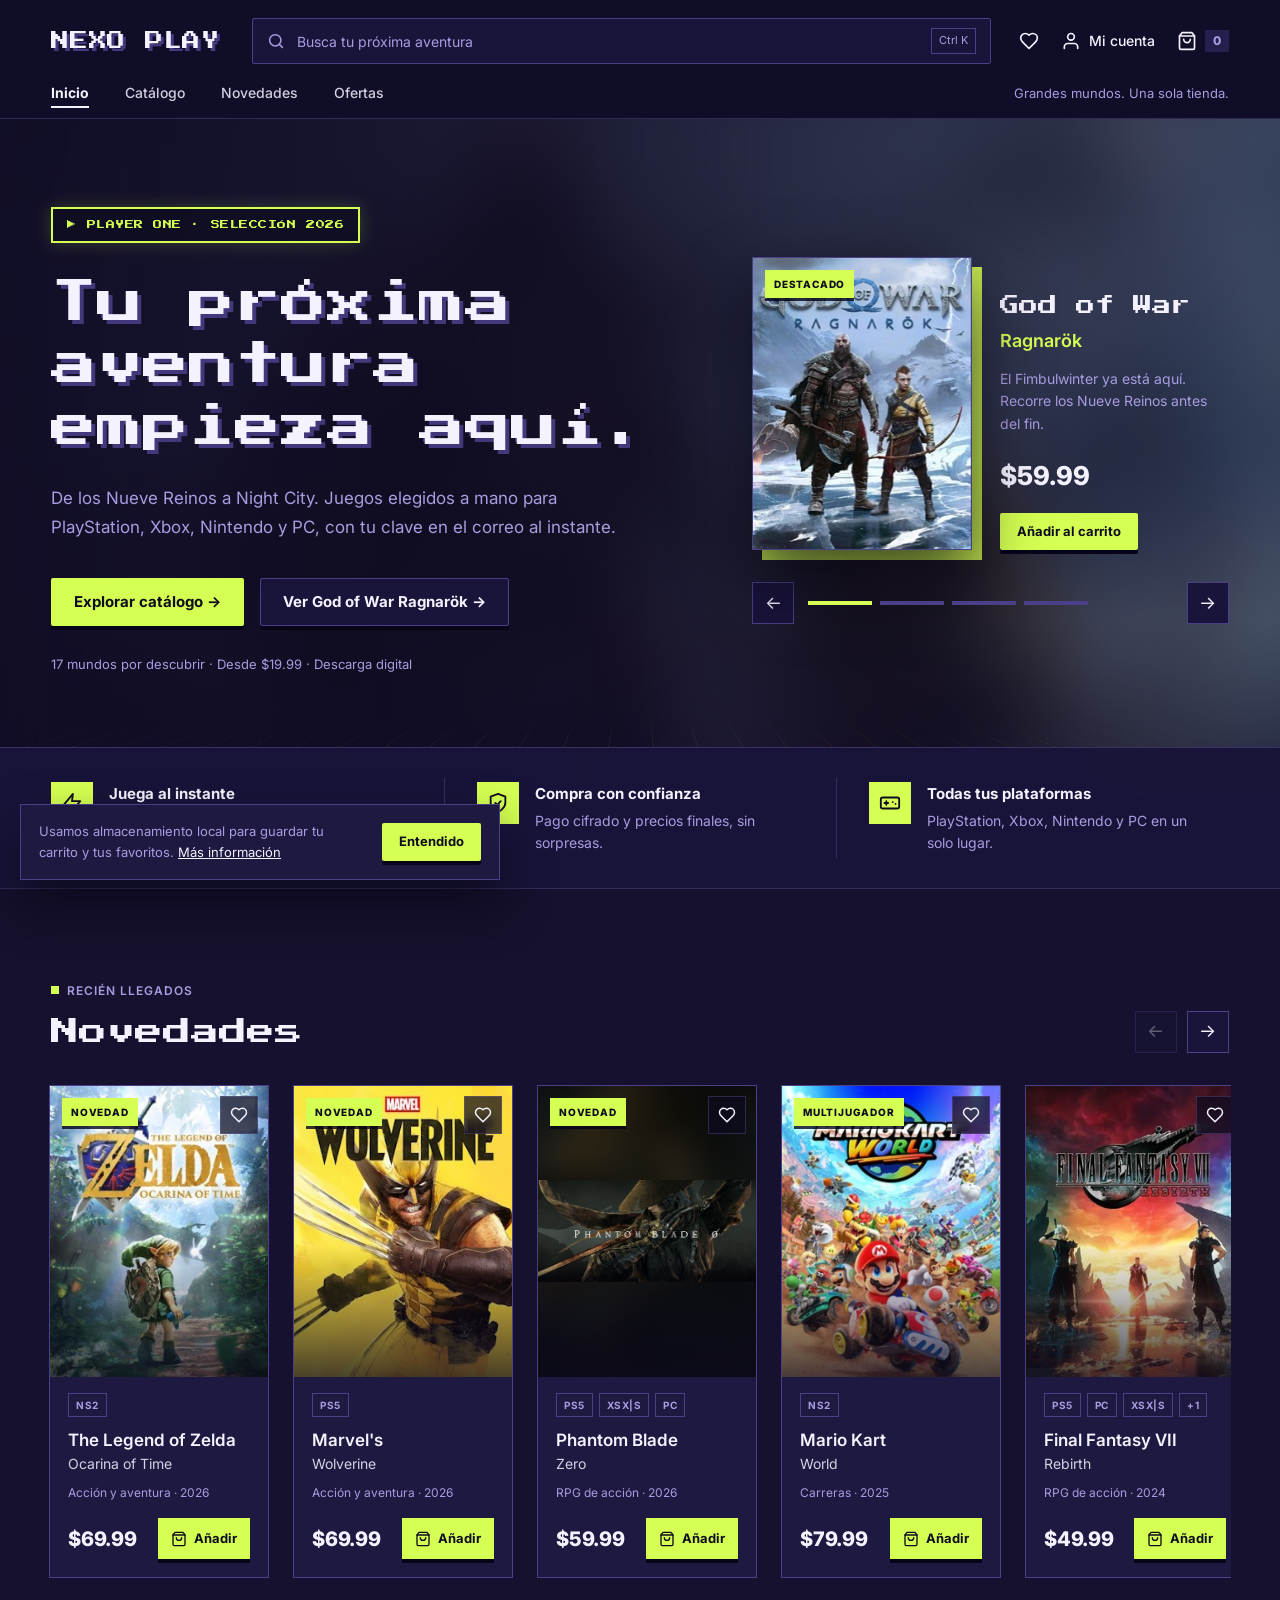
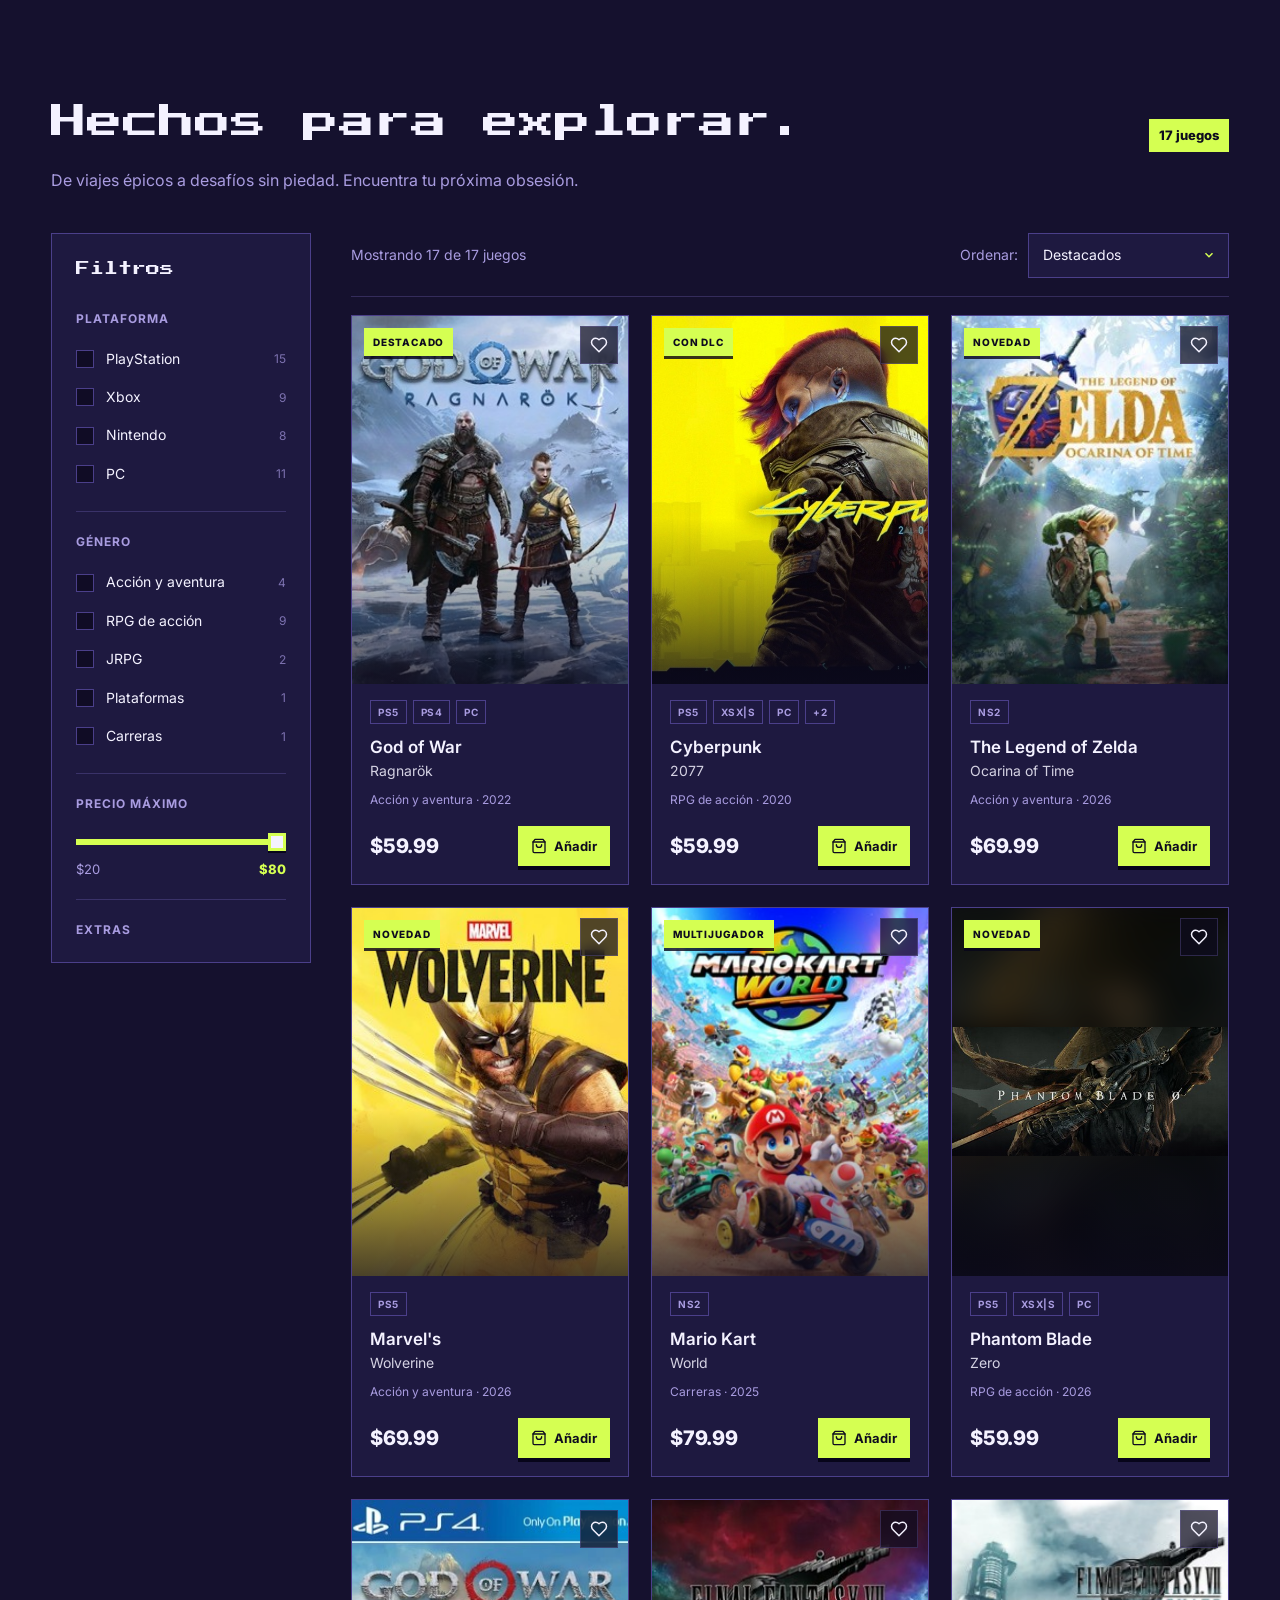
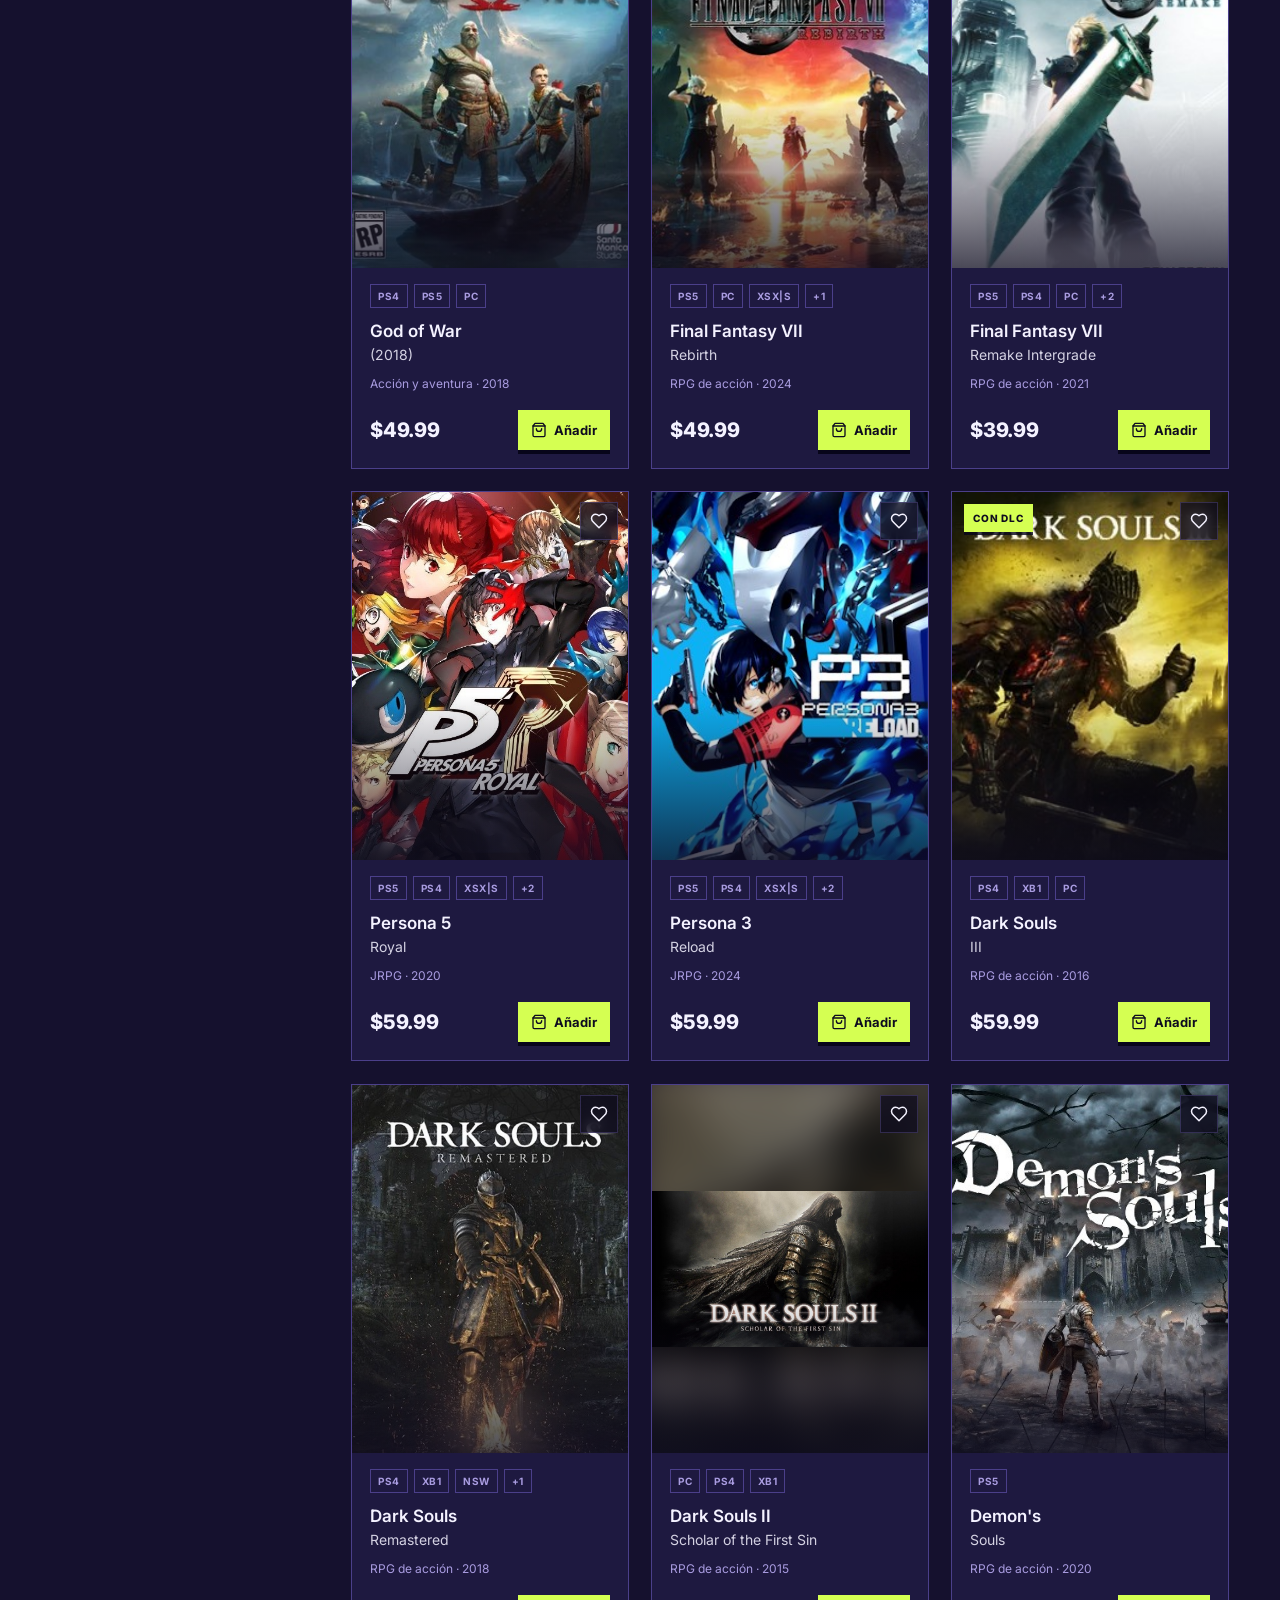
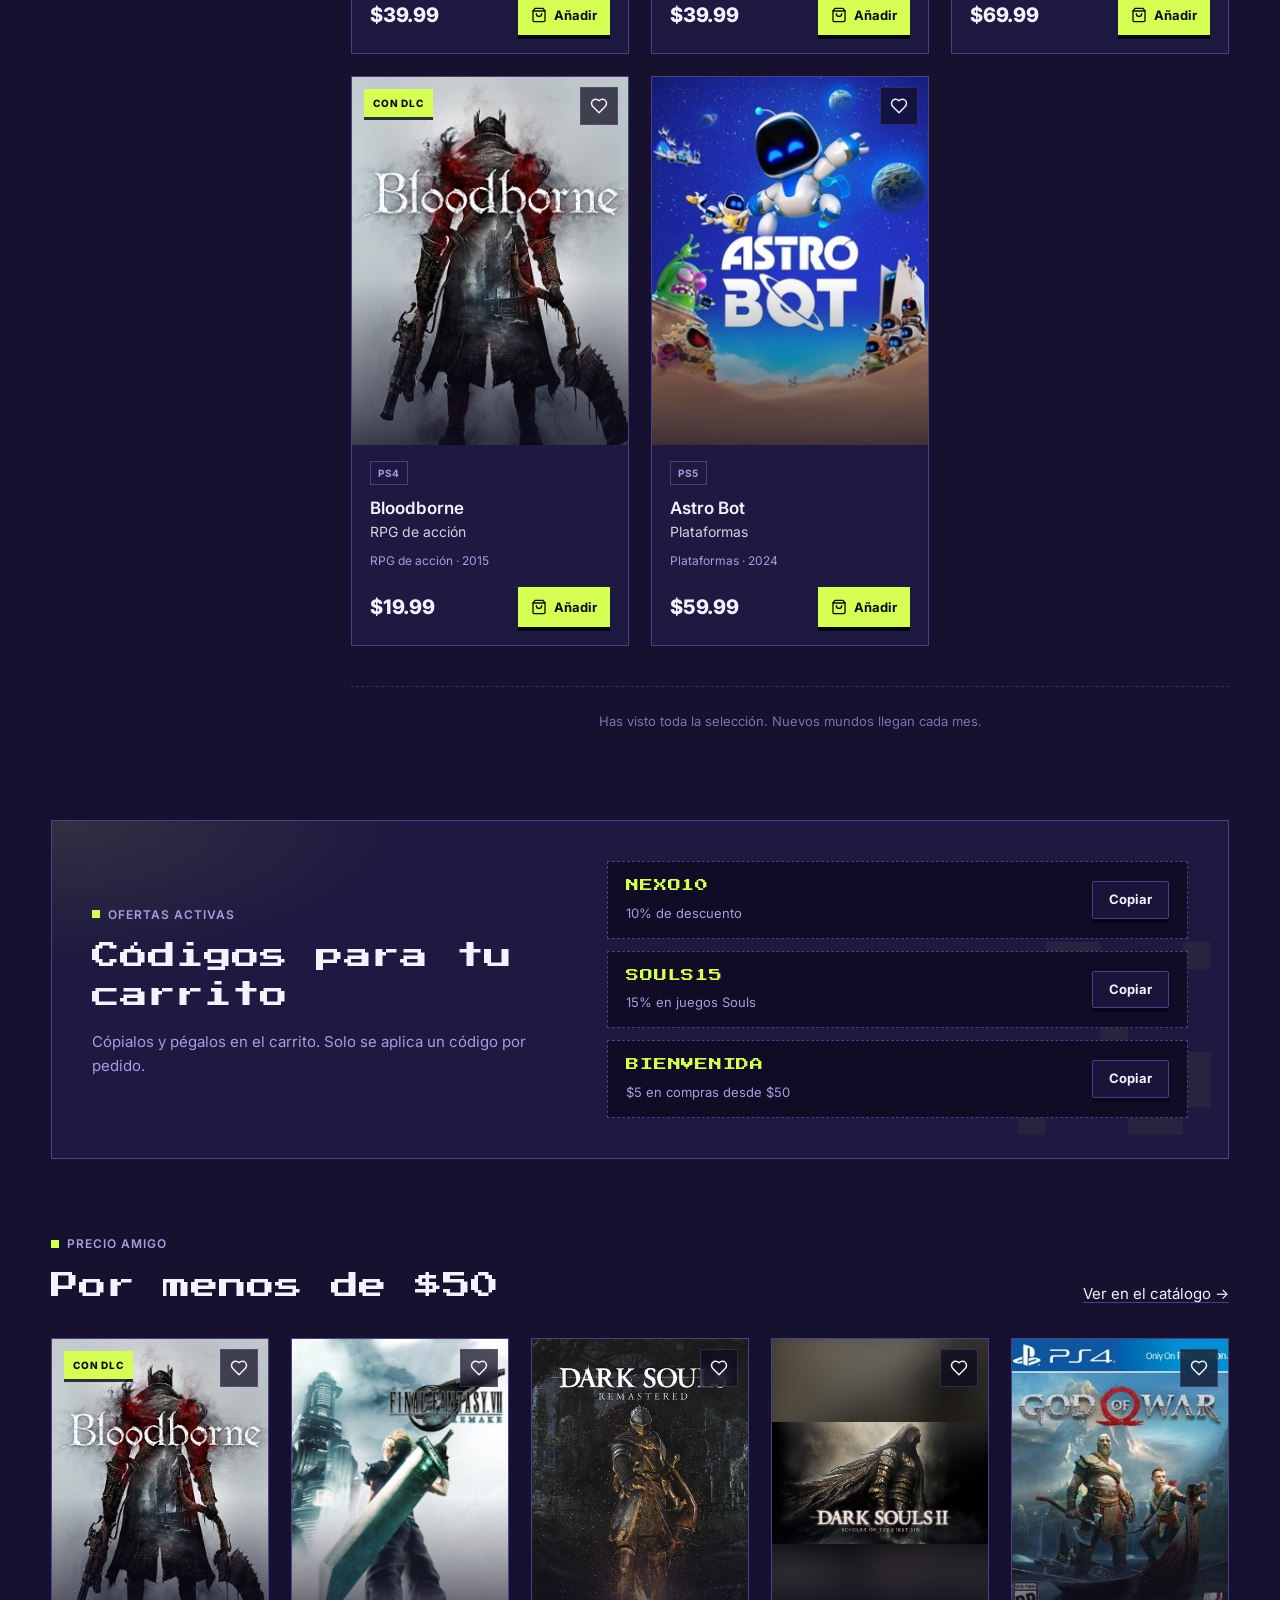
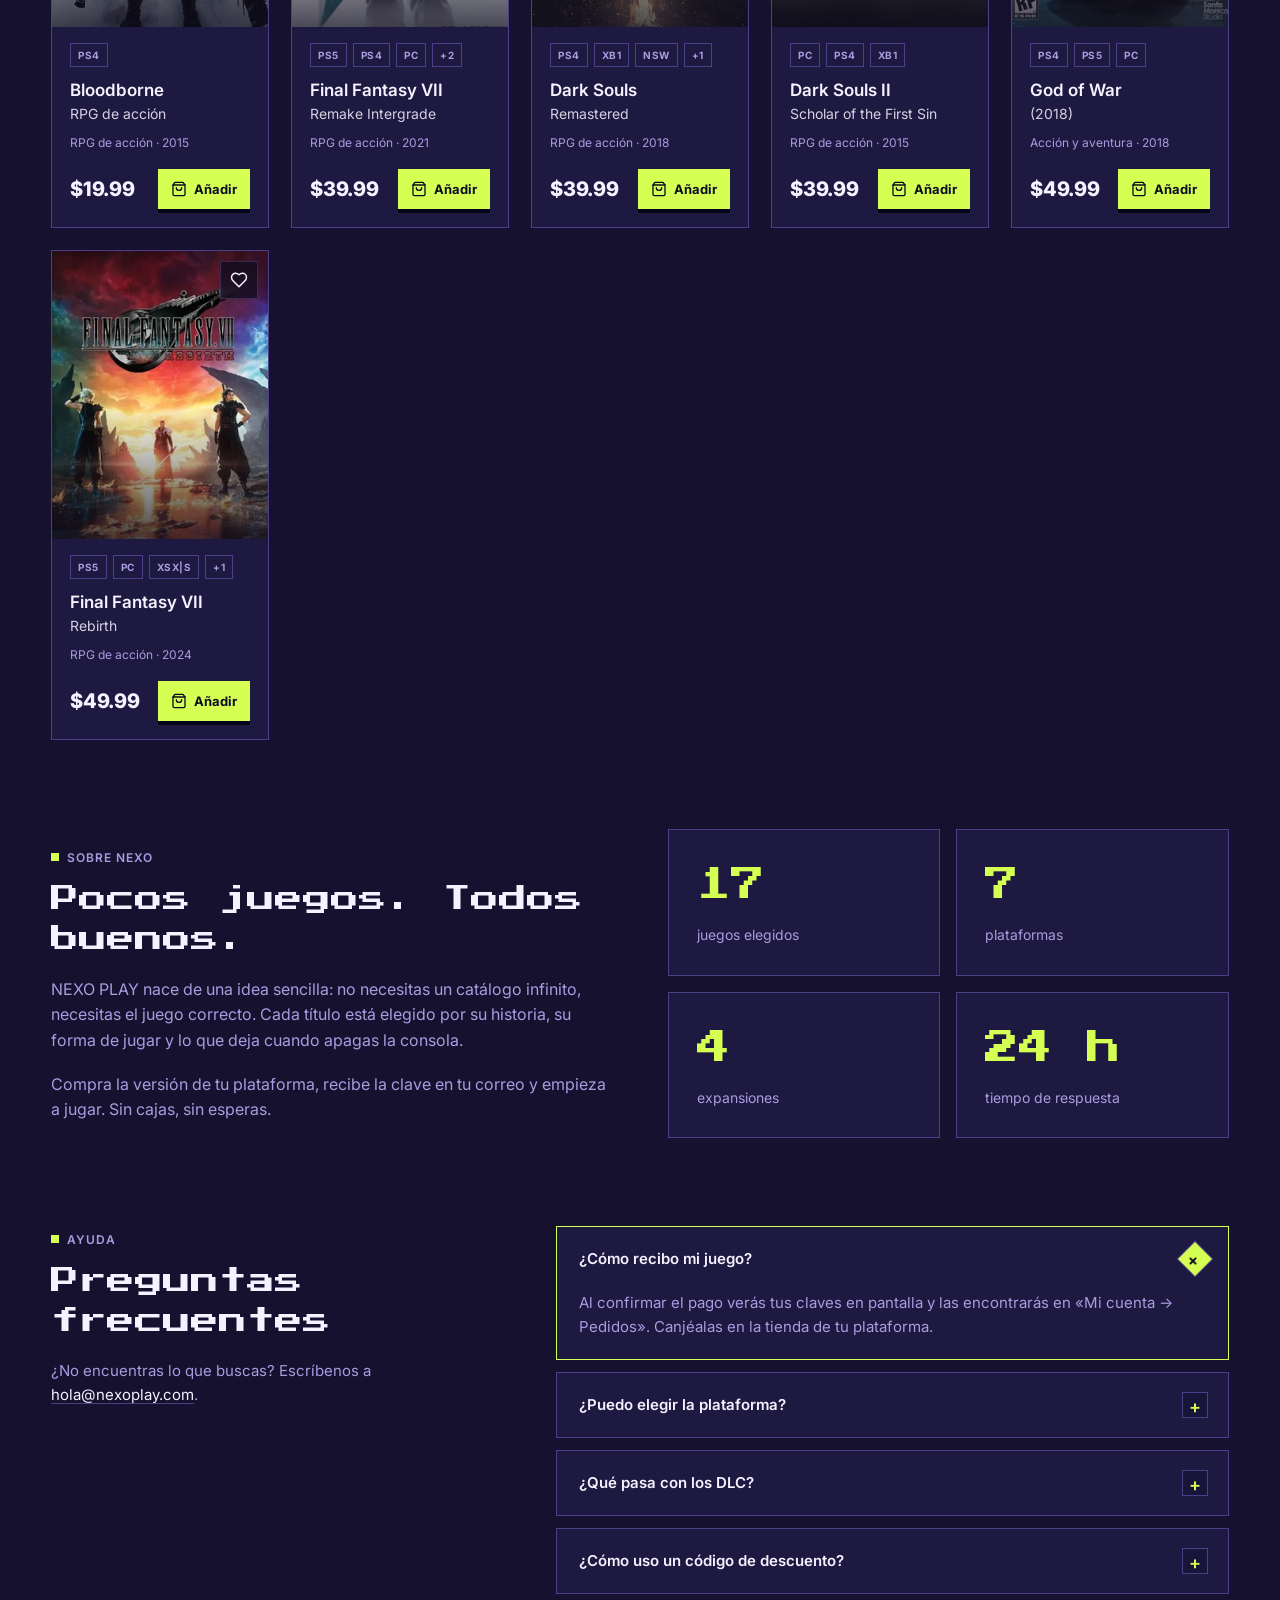
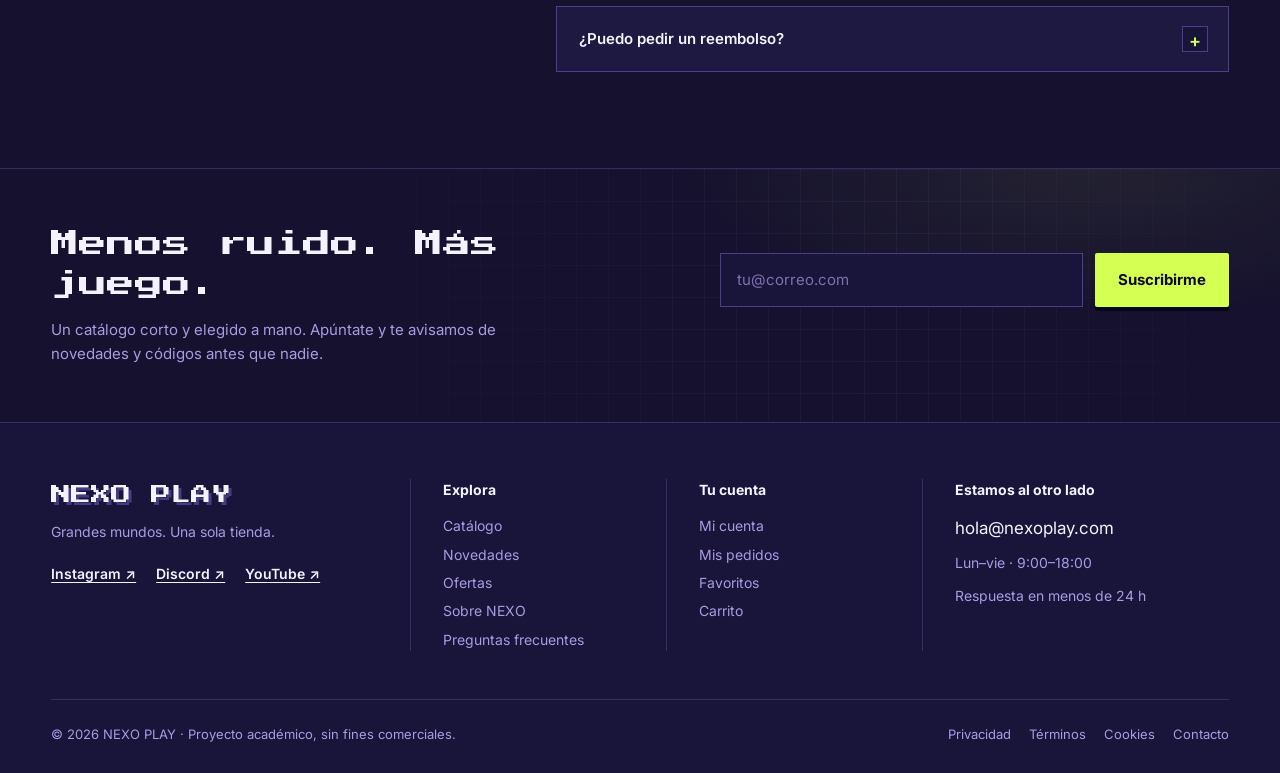
<file: index.html>
<!doctype html>
<html lang="es">

<head>
  <meta charset="UTF-8" />
  <meta name="viewport" content="width=device-width, initial-scale=1.0" />
  <title>NEXO PLAY · Tienda de videojuegos</title>
  <meta name="description" content="NEXO PLAY: tienda de videojuegos digitales. God of War, Cyberpunk 2077, Persona, Dark Souls, Zelda y más, con entrega inmediata." />
  <meta name="theme-color" content="#15112e" />
  <link rel="icon" href="data:image/svg+xml,%3Csvg xmlns='http://www.w3.org/2000/svg' viewBox='0 0 16 16'%3E%3Crect width='16' height='16' fill='%2315112e'/%3E%3Crect x='3' y='3' width='4' height='10' fill='%23d5ff52'/%3E%3Crect x='9' y='3' width='4' height='10' fill='%23f4f2ff'/%3E%3C/svg%3E" />

  <link rel="stylesheet" href="main.css" />
  <link rel="stylesheet" href="Features/NavBar/nav-bar.css" />
  <link rel="stylesheet" href="Features/HomePage/home-page.css" />
  <link rel="stylesheet" href="Features/Catalog/catalog.css" />
  <link rel="stylesheet" href="Features/Footer/footer.css" />
</head>

<body class="home-page-body">
  <div id="header-container"></div>

  <main id="main-content">
    <!-- =====================================================
         HERO: carrusel de juegos destacados
         ===================================================== -->
    <section class="home-hero" aria-label="Juegos destacados">
      <div class="home-hero-bg" aria-hidden="true"></div>
      <div class="home-hero-grid-lines" aria-hidden="true"></div>

      <div class="home-hero-inner">
        <div class="home-hero-content">
          <p class="home-hero-eyebrow"><span class="blink">&#9654;</span> PLAYER ONE · SELECCIÓN 2026</p>
          <h1 class="home-hero-title">Tu próxima aventura empieza aquí.</h1>
          <p class="home-hero-description">
            De los Nueve Reinos a Night City. Juegos elegidos a mano para PlayStation, Xbox, Nintendo y PC, con tu clave en el correo al instante.
          </p>
          <div class="home-hero-actions">
            <a href="#catalog" class="btn btn-primary">Explorar catálogo →</a>
            <a href="#" class="btn btn-secondary" id="hero-cta-featured">Ver destacado →</a>
          </div>
          <p class="home-hero-meta" id="hero-meta"></p>
        </div>

        <div class="home-hero-showcase">
          <div class="hero-slides" id="hero-slides" aria-live="polite"></div>
          <div class="hero-controls">
            <button type="button" class="hero-arrow" data-hero="prev" aria-label="Juego anterior">&larr;</button>
            <div class="hero-dots" role="tablist" aria-label="Seleccionar juego destacado"></div>
            <button type="button" class="hero-arrow" data-hero="next" aria-label="Juego siguiente">&rarr;</button>
          </div>
        </div>
      </div>

      <div class="home-benefits">
        <article class="home-benefit reveal">
          <span class="home-benefit-icon">
            <svg viewBox="0 0 24 24" fill="none" stroke="currentColor" stroke-width="2" stroke-linecap="round" stroke-linejoin="round"><polygon points="13 2 3 14 12 14 11 22 21 10 12 10 13 2" /></svg>
          </span>
          <div>
            <h2 class="home-benefit-title">Juega al instante</h2>
            <p class="home-benefit-text">Clave digital en tu correo, sin esperas.</p>
          </div>
        </article>
        <article class="home-benefit reveal" style="--delay:.1s">
          <span class="home-benefit-icon">
            <svg viewBox="0 0 24 24" fill="none" stroke="currentColor" stroke-width="2" stroke-linecap="round" stroke-linejoin="round"><path d="M12 22s8-4 8-10V5l-8-3-8 3v7c0 6 8 10 8 10z" /><path d="m9 12 2 2 4-4" /></svg>
          </span>
          <div>
            <h2 class="home-benefit-title">Compra con confianza</h2>
            <p class="home-benefit-text">Pago cifrado y precios finales, sin sorpresas.</p>
          </div>
        </article>
        <article class="home-benefit reveal" style="--delay:.2s">
          <span class="home-benefit-icon">
            <svg viewBox="0 0 24 24" fill="none" stroke="currentColor" stroke-width="2" stroke-linecap="round" stroke-linejoin="round"><rect x="2" y="6" width="20" height="12" rx="2" /><path d="M6 12h4M8 10v4M15 11h.01M18 13h.01" /></svg>
          </span>
          <div>
            <h2 class="home-benefit-title">Todas tus plataformas</h2>
            <p class="home-benefit-text">PlayStation, Xbox, Nintendo y PC en un solo lugar.</p>
          </div>
        </article>
      </div>
    </section>

    <!-- =====================================================
         NOVEDADES
         ===================================================== -->
    <section id="novedades" class="home-section">
      <div class="container">
        <div class="section-head reveal">
          <div>
            <p class="eyebrow">Recién llegados</p>
            <h2 class="section-title">Novedades</h2>
          </div>
          <div class="rail-controls">
            <button type="button" class="rail-arrow" data-rail="prev" aria-label="Desplazar a la izquierda">&larr;</button>
            <button type="button" class="rail-arrow" data-rail="next" aria-label="Desplazar a la derecha">&rarr;</button>
          </div>
        </div>
        <div class="game-rail" id="novedades-rail"></div>
      </div>
    </section>

    <!-- =====================================================
         CATÁLOGO
         ===================================================== -->
    <section id="catalog" class="catalog-section">
      <div class="container">
        <div class="catalog-header reveal">
          <div class="catalog-header-top">
            <h2 class="catalog-title">Hechos para explorar.</h2>
            <span class="catalog-total-count"></span>
          </div>
          <p class="catalog-subtitle">
            De viajes épicos a desafíos sin piedad. Encuentra tu próxima obsesión.
          </p>
        </div>

        <div class="catalog-layout">
          <!-- Filtros -->
          <aside class="catalog-filters" id="catalog-filters" aria-label="Filtros de catálogo">
            <form class="filters-form" id="filters-form">
              <div class="filters-heading">
                <h3 class="filters-title">Filtros</h3>
                <button type="button" class="filters-close" aria-label="Cerrar filtros">&times;</button>
              </div>

              <fieldset class="filter-group">
                <legend class="filter-group-title">Plataforma</legend>
                <div class="filter-options" data-filter="platform"></div>
              </fieldset>

              <fieldset class="filter-group">
                <legend class="filter-group-title">Género</legend>
                <div class="filter-options" data-filter="genre"></div>
              </fieldset>

              <fieldset class="filter-group filter-price-group">
                <legend class="filter-group-title">Precio máximo</legend>
                <input type="range" min="20" max="80" step="5" value="80" class="filter-range-slider" id="priceRange" aria-label="Precio máximo" />
                <div class="filter-price-display"><span>$20</span><output id="priceOutput" for="priceRange">$80</output></div>
              </fieldset>

              <fieldset class="filter-group">
                <legend class="filter-group-title">Extras</legend>
                <label class="filter-checkbox-label">
                  <input type="checkbox" name="has_dlc" value="true" />
                  <span class="filter-checkbox-box" aria-hidden="true"></span>
                  <span>Con DLC</span>
                </label>
                <label class="filter-checkbox-label">
                  <input type="checkbox" name="wishlist" value="true" />
                  <span class="filter-checkbox-box" aria-hidden="true"></span>
                  <span>Solo mis favoritos</span>
                </label>
              </fieldset>

              <div class="filter-actions">
                <button type="reset" class="btn btn-ghost btn-sm btn-block">Limpiar filtros</button>
              </div>
            </form>
          </aside>

          <div class="catalog-main-content">
            <div class="catalog-toolbar">
              <button type="button" class="btn btn-secondary btn-sm filters-open">
                <svg viewBox="0 0 24 24" fill="none" stroke="currentColor" stroke-width="2" stroke-linecap="round"><path d="M4 6h16M7 12h10M10 18h4" /></svg>
                Filtros <span class="filters-open-count" hidden></span>
              </button>
              <span class="catalog-status-text" aria-live="polite"></span>
              <div class="catalog-sort-group">
                <label for="catalogSort" class="catalog-sort-label">Ordenar:</label>
                <select id="catalogSort" class="catalog-sort-select">
                  <option value="featured" selected>Destacados</option>
                  <option value="newest">Más recientes</option>
                  <option value="price-asc">Precio: menor a mayor</option>
                  <option value="price-desc">Precio: mayor a menor</option>
                  <option value="name">Nombre (A–Z)</option>
                </select>
              </div>
            </div>

            <div class="active-filters" id="active-filters"></div>

            <div id="catalog-grid" class="catalog-grid"></div>

            <p class="catalog-end-notice">Has visto toda la selección. Nuevos mundos llegan cada mes.</p>
          </div>
        </div>
      </div>
      <div class="filters-backdrop"></div>
    </section>

    <!-- =====================================================
         OFERTAS
         ===================================================== -->
    <section id="ofertas" class="home-section">
      <div class="container">
        <div class="promo-banner reveal">
          <div class="promo-banner-text">
            <p class="eyebrow">Ofertas activas</p>
            <h2 class="section-title">Códigos para tu carrito</h2>
            <p class="promo-banner-desc">Cópialos y pégalos en el carrito. Solo se aplica un código por pedido.</p>
          </div>
          <div class="promo-codes" id="promo-codes"></div>
        </div>

        <div class="section-head reveal">
          <div>
            <p class="eyebrow">Precio amigo</p>
            <h2 class="section-title">Por menos de $50</h2>
          </div>
          <a href="#catalog" class="link-underline" data-set-price="50">Ver en el catálogo →</a>
        </div>
        <div class="catalog-grid catalog-grid-compact" id="ofertas-grid"></div>
      </div>
    </section>

    <!-- =====================================================
         SOBRE NEXO
         ===================================================== -->
    <section id="sobre" class="home-section">
      <div class="container about-grid">
        <div class="about-text reveal">
          <p class="eyebrow">Sobre NEXO</p>
          <h2 class="section-title">Pocos juegos. Todos buenos.</h2>
          <p>NEXO PLAY nace de una idea sencilla: no necesitas un catálogo infinito, necesitas el juego correcto. Cada título está elegido por su historia, su forma de jugar y lo que deja cuando apagas la consola.</p>
          <p>Compra la versión de tu plataforma, recibe la clave en tu correo y empieza a jugar. Sin cajas, sin esperas.</p>
        </div>
        <div class="about-stats">
          <div class="stat reveal"><span class="stat-number" data-count="17">0</span><span class="stat-label">juegos elegidos</span></div>
          <div class="stat reveal" style="--delay:.1s"><span class="stat-number" data-count="7">0</span><span class="stat-label">plataformas</span></div>
          <div class="stat reveal" style="--delay:.2s"><span class="stat-number" data-count="4">0</span><span class="stat-label">expansiones</span></div>
          <div class="stat reveal" style="--delay:.3s"><span class="stat-number" data-count="24" data-suffix=" h">0</span><span class="stat-label">tiempo de respuesta</span></div>
        </div>
      </div>
    </section>

    <!-- =====================================================
         FAQ
         ===================================================== -->
    <section id="faq" class="home-section">
      <div class="container faq-layout">
        <div class="reveal">
          <p class="eyebrow">Ayuda</p>
          <h2 class="section-title">Preguntas frecuentes</h2>
          <p class="faq-intro">¿No encuentras lo que buscas? Escríbenos a <a class="link-underline" href="mailto:hola@nexoplay.com">hola@nexoplay.com</a>.</p>
        </div>
        <div class="faq-list reveal">
          <details class="faq-item" open>
            <summary>¿Cómo recibo mi juego?</summary>
            <div class="faq-answer"><p>Al confirmar el pago verás tus claves en pantalla y las encontrarás en «Mi cuenta → Pedidos». Canjéalas en la tienda de tu plataforma.</p></div>
          </details>
          <details class="faq-item">
            <summary>¿Puedo elegir la plataforma?</summary>
            <div class="faq-answer"><p>Sí. En la ficha de cada juego eliges PlayStation, Xbox, Nintendo o PC. Puedes tener el mismo juego en dos plataformas dentro del mismo carrito.</p></div>
          </details>
          <details class="faq-item">
            <summary>¿Qué pasa con los DLC?</summary>
            <div class="faq-answer"><p>Los DLC necesitan el juego base. Si añades uno sin tener el juego en el carrito, lo añadimos por ti; si quitas el juego, también se quita su DLC.</p></div>
          </details>
          <details class="faq-item">
            <summary>¿Cómo uso un código de descuento?</summary>
            <div class="faq-answer"><p>Escríbelo en el campo «Código promocional» del carrito. El descuento se refleja al instante en tu resumen.</p></div>
          </details>
          <details class="faq-item">
            <summary>¿Puedo pedir un reembolso?</summary>
            <div class="faq-answer"><p>Si aún no has canjeado la clave, sí. Consulta los detalles en nuestros <a class="link-underline" href="terms.html#cancelaciones_cambios_y_devoluciones">Términos</a>.</p></div>
          </details>
        </div>
      </div>
    </section>
  </main>

  <div id="footer-container"></div>

  <script src="js/data.js"></script>
  <script src="js/core.js"></script>
  <script src="js/home.js"></script>
</body>

</html>
</file>
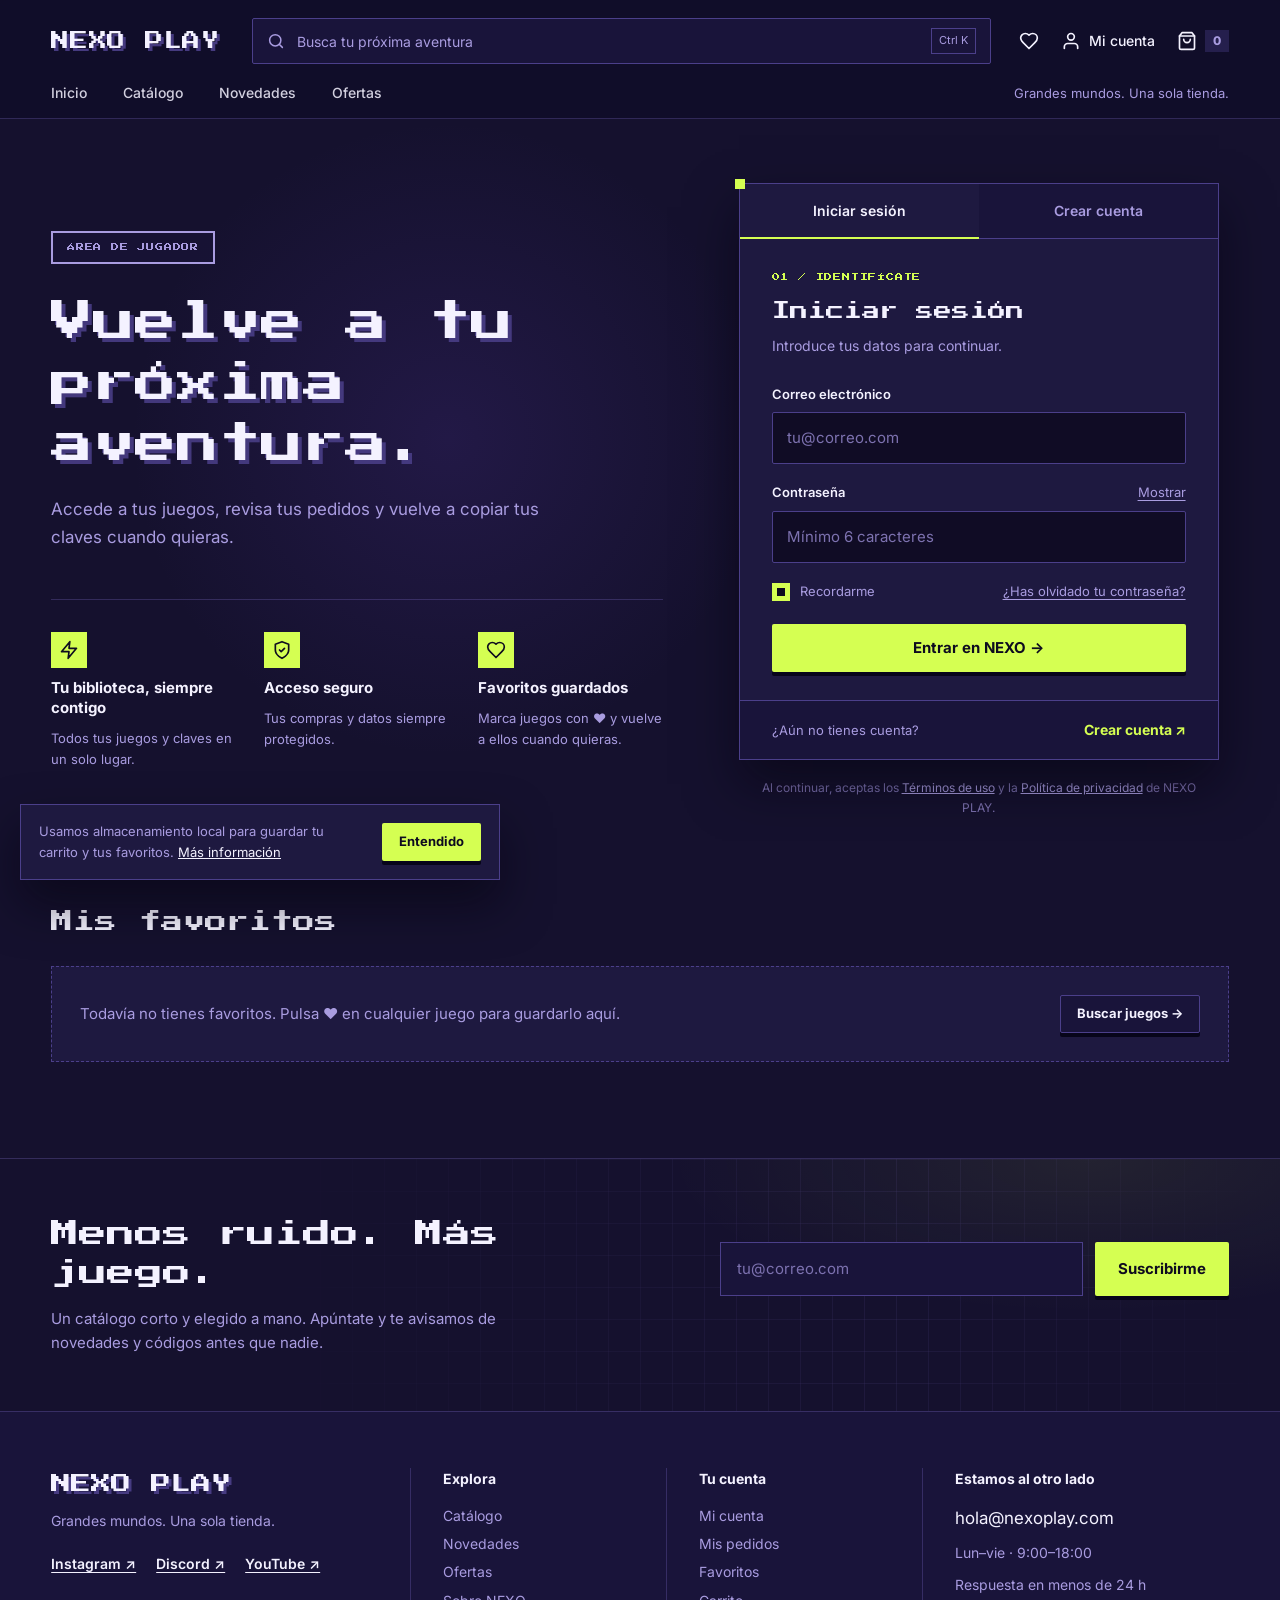
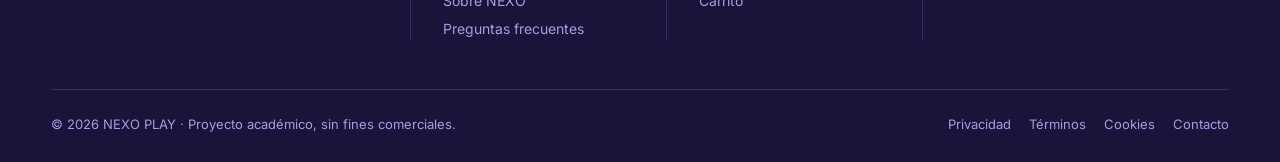
<file: account.html>
<!DOCTYPE html>
<html lang="es">

<head>
    <meta charset="UTF-8">
    <meta name="viewport" content="width=device-width, initial-scale=1.0">
    <title>Mi cuenta · NEXO PLAY</title>
    <meta name="theme-color" content="#15112e" />
    <link rel="icon" href="data:image/svg+xml,%3Csvg xmlns='http://www.w3.org/2000/svg' viewBox='0 0 16 16'%3E%3Crect width='16' height='16' fill='%2315112e'/%3E%3Crect x='3' y='3' width='4' height='10' fill='%23d5ff52'/%3E%3Crect x='9' y='3' width='4' height='10' fill='%23f4f2ff'/%3E%3C/svg%3E" />
    <link rel="stylesheet" href="main.css">
    <link rel="stylesheet" href="Features/NavBar/nav-bar.css">
    <link rel="stylesheet" href="Features/Account/account.css">
    <link rel="stylesheet" href="Features/Footer/footer.css">
</head>

<body class="account-page-body">
    <div id="header-container"></div>

    <main id="main-content">
        <!-- =====================================================
             VISTA SIN SESIÓN: Iniciar sesión / Crear cuenta
             ===================================================== -->
        <section class="account-main" id="account-guest">
            <div class="account-container">
                <div class="account-hero-info">
                    <span class="account-badge-pill">ÁREA DE JUGADOR</span>
                    <h1 class="account-hero-title">Vuelve a tu próxima aventura.</h1>
                    <p class="account-hero-desc">Accede a tus juegos, revisa tus pedidos y vuelve a copiar tus claves cuando quieras.</p>

                    <div class="account-features-grid">
                        <article class="account-feature-item">
                            <svg class="account-feature-icon" viewBox="0 0 24 24" fill="none" stroke="currentColor" stroke-width="2" stroke-linecap="round" stroke-linejoin="round"><polygon points="13 2 3 14 12 14 11 22 21 10 12 10 13 2" /></svg>
                            <h2 class="account-feature-title">Tu biblioteca, siempre contigo</h2>
                            <p class="account-feature-text">Todos tus juegos y claves en un solo lugar.</p>
                        </article>
                        <article class="account-feature-item">
                            <svg class="account-feature-icon" viewBox="0 0 24 24" fill="none" stroke="currentColor" stroke-width="2" stroke-linecap="round" stroke-linejoin="round"><path d="M12 22s8-4 8-10V5l-8-3-8 3v7c0 6 8 10 8 10z" /><path d="m9 12 2 2 4-4" /></svg>
                            <h2 class="account-feature-title">Acceso seguro</h2>
                            <p class="account-feature-text">Tus compras y datos siempre protegidos.</p>
                        </article>
                        <article class="account-feature-item">
                            <svg class="account-feature-icon" viewBox="0 0 24 24" fill="none" stroke="currentColor" stroke-width="2" stroke-linecap="round" stroke-linejoin="round"><path d="M19 14c1.49-1.46 3-3.21 3-5.5A5.5 5.5 0 0 0 16.5 3c-1.76 0-3 .5-4.5 2-1.5-1.5-2.74-2-4.5-2A5.5 5.5 0 0 0 2 8.5c0 2.3 1.5 4.05 3 5.5l7 7Z" /></svg>
                            <h2 class="account-feature-title">Favoritos guardados</h2>
                            <p class="account-feature-text">Marca juegos con ♥ y vuelve a ellos cuando quieras.</p>
                        </article>
                    </div>
                </div>

                <div class="account-card-wrapper">
                    <div class="account-card">
                        <div class="account-tabs" role="tablist" aria-label="Acceso">
                            <button type="button" class="account-tab is-active" role="tab" aria-selected="true" data-mode="login">Iniciar sesión</button>
                            <button type="button" class="account-tab" role="tab" aria-selected="false" data-mode="register">Crear cuenta</button>
                        </div>

                        <div class="account-card-main">
                            <span class="account-card-step">01 / IDENTIFÍCATE</span>
                            <h2 id="login-heading" class="account-card-title">Iniciar sesión</h2>
                            <p class="account-card-subtitle">Introduce tus datos para continuar.</p>

                            <form id="account-form" class="account-form" novalidate>
                                <div class="field" data-register-only hidden>
                                    <label for="account-name" class="field-label">Nombre</label>
                                    <input type="text" id="account-name" class="field-input" placeholder="Tu nombre" autocomplete="name">
                                    <p class="field-error"></p>
                                </div>

                                <div class="field">
                                    <label for="account-email" class="field-label">Correo electrónico</label>
                                    <input type="email" id="account-email" class="field-input" placeholder="tu@correo.com" autocomplete="email" required>
                                    <p class="field-error"></p>
                                </div>

                                <div class="field">
                                    <div class="account-label-row">
                                        <label for="account-password" class="field-label">Contraseña</label>
                                        <button type="button" id="account-toggle-password" class="account-toggle-pwd" aria-controls="account-password">Mostrar</button>
                                    </div>
                                    <input type="password" id="account-password" class="field-input" placeholder="Mínimo 6 caracteres" autocomplete="current-password" required>
                                    <div class="pwd-meter" data-register-only hidden><span></span></div>
                                    <p class="field-error"></p>
                                </div>

                                <div class="account-form-meta" data-login-only>
                                    <label class="account-checkbox-label">
                                        <input type="checkbox" id="account-remember" class="account-checkbox" checked>
                                        <span>Recordarme</span>
                                    </label>
                                    <button type="button" class="account-link-forgot">¿Has olvidado tu contraseña?</button>
                                </div>

                                <p class="account-form-message" aria-live="polite"></p>

                                <button type="submit" class="btn btn-primary btn-block account-submit-btn">Entrar en NEXO →</button>
                            </form>
                        </div>

                        <div class="account-card-bottom">
                            <span class="account-card-bottom-text">¿Aún no tienes cuenta?</span>
                            <button type="button" class="account-register-link" data-switch>Crear cuenta ↗</button>
                        </div>
                    </div>

                    <p class="account-card-disclaimer">
                        Al continuar, aceptas los <a href="terms.html">Términos de uso</a> y la <a href="terms.html#privacidad">Política de privacidad</a> de NEXO PLAY.
                    </p>
                </div>
            </div>
        </section>

        <!-- =====================================================
             VISTA CON SESIÓN: Panel del jugador
             ===================================================== -->
        <section class="account-dashboard" id="account-dashboard" hidden>
            <div class="container">
                <header class="dash-header">
                    <div class="dash-avatar" aria-hidden="true"></div>
                    <div class="dash-hello">
                        <span class="account-badge-pill">PLAYER ONE</span>
                        <h1 class="dash-title"></h1>
                        <p class="dash-email"></p>
                    </div>
                    <button type="button" class="btn btn-ghost btn-sm" id="btn-logout">Cerrar sesión</button>
                </header>

                <div class="dash-stats">
                    <div class="dash-stat"><span class="dash-stat-num" id="stat-orders">0</span><span class="dash-stat-label">pedidos</span></div>
                    <div class="dash-stat"><span class="dash-stat-num" id="stat-games">0</span><span class="dash-stat-label">claves compradas</span></div>
                    <div class="dash-stat"><span class="dash-stat-num" id="stat-wish">0</span><span class="dash-stat-label">favoritos</span></div>
                    <div class="dash-stat"><span class="dash-stat-num" id="stat-spent">$0</span><span class="dash-stat-label">invertido en diversión</span></div>
                </div>

                <section id="pedidos" class="dash-section">
                    <h2 class="dash-section-title">Mis pedidos</h2>
                    <div class="orders-list"></div>
                </section>
            </div>
        </section>

        <!-- Favoritos (visible con o sin sesión) -->
        <section id="favoritos" class="dash-section container">
            <h2 class="dash-section-title">Mis favoritos</h2>
            <div class="catalog-grid wishlist-grid"></div>
        </section>
    </main>

    <div id="footer-container"></div>
    <script src="js/data.js"></script>
    <script src="js/core.js"></script>
    <script src="js/account.js"></script>
</body>

</html>
</file>
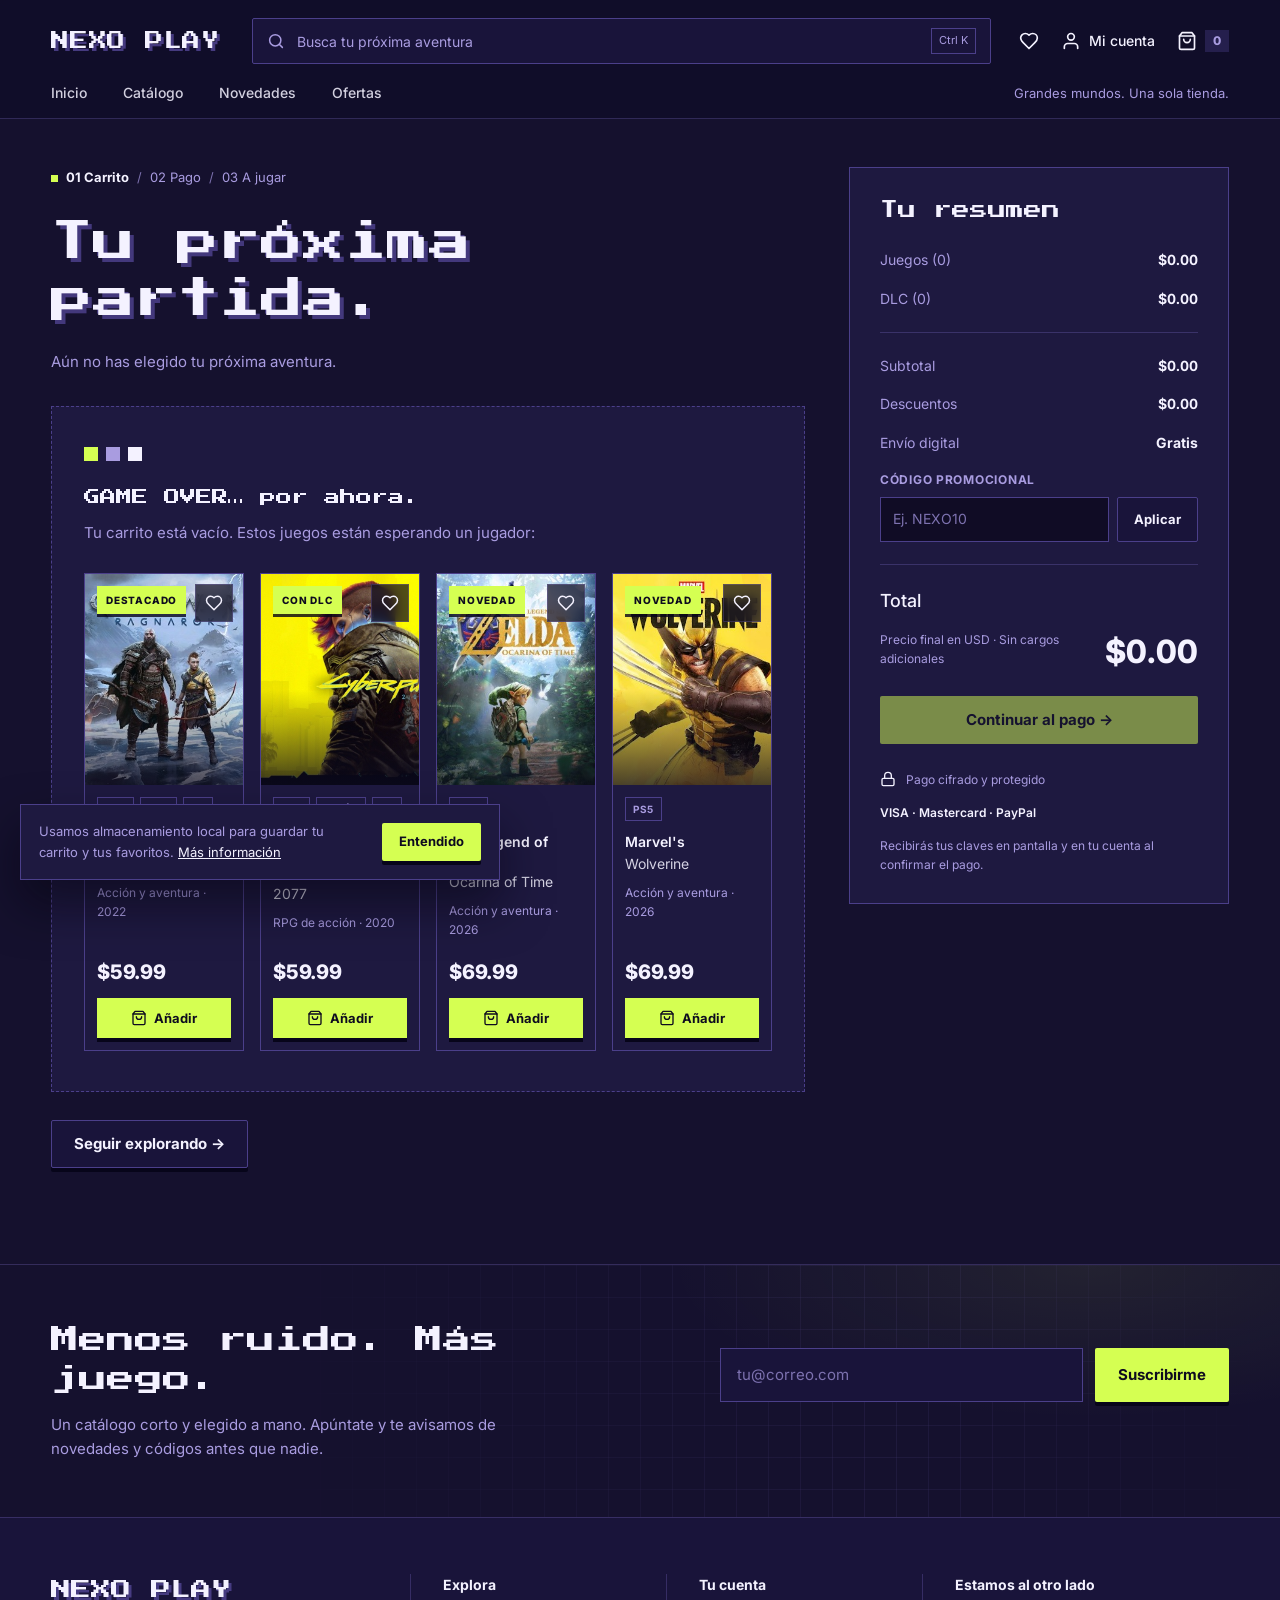
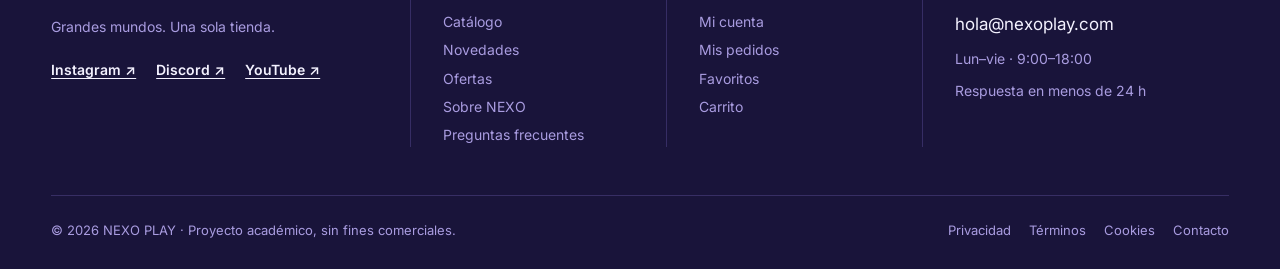
<file: cart.html>
<!doctype html>
<html lang="es">

<head>
  <meta charset="UTF-8" />
  <meta name="viewport" content="width=device-width, initial-scale=1.0" />
  <title>Carrito · NEXO PLAY</title>
  <meta name="theme-color" content="#15112e" />
  <link rel="icon" href="data:image/svg+xml,%3Csvg xmlns='http://www.w3.org/2000/svg' viewBox='0 0 16 16'%3E%3Crect width='16' height='16' fill='%2315112e'/%3E%3Crect x='3' y='3' width='4' height='10' fill='%23d5ff52'/%3E%3Crect x='9' y='3' width='4' height='10' fill='%23f4f2ff'/%3E%3C/svg%3E" />
  <link rel="stylesheet" href="main.css" />
  <link rel="stylesheet" href="Features/NavBar/nav-bar.css" />
  <link rel="stylesheet" href="Features/cart/cart.css" />
  <link rel="stylesheet" href="Features/Footer/footer.css" />
</head>

<body class="cart-page-body">
  <div id="header-container"></div>

  <main id="main-content" class="cart-container">
    <!-- COLUMNA IZQUIERDA -->
    <section class="cart-main">
      <nav class="cart-steps" aria-label="Progreso de compra">
        <span class="cart-step cart-step-active" aria-current="step">01 Carrito</span>
        <span class="cart-step-separator">/</span>
        <span class="cart-step">02 Pago</span>
        <span class="cart-step-separator">/</span>
        <span class="cart-step">03 A jugar</span>
      </nav>

      <h1 class="cart-title">Tu próxima partida.</h1>
      <p id="cart-dynamic-subtitle" class="cart-subtitle"></p>

      <div id="cart-items-container" class="cart-items-list"></div>

      <div class="cart-notice" id="cart-notice">
        <span class="cart-notice-icon" aria-hidden="true">
          <svg viewBox="0 0 24 24" fill="none" stroke="currentColor" stroke-width="2" stroke-linecap="round"><circle cx="12" cy="12" r="10" /><path d="M12 16v-4M12 8h.01" /></svg>
        </span>
        <p class="cart-notice-text">Si eliminas un juego, también se retirarán sus DLC. Puedes deshacer el cambio desde el aviso que aparece.</p>
      </div>

      <div class="cart-navigation-back">
        <a href="index.html#catalog" class="btn btn-secondary btn-secondary-explore">Seguir explorando →</a>
        <button type="button" class="btn-clear-cart" id="btn-clear-cart">Vaciar carrito</button>
      </div>
    </section>

    <!-- COLUMNA DERECHA: resumen -->
    <aside class="cart-summary" aria-label="Resumen de tu pedido">
      <h2 class="summary-title">Tu resumen</h2>

      <div class="summary-breakdown">
        <div class="summary-row">
          <span class="row-label" id="summary-games-label">Juegos (0)</span>
          <span id="summary-games-price" class="row-value">$0.00</span>
        </div>
        <div class="summary-row">
          <span class="row-label" id="summary-dlc-label">DLC (0)</span>
          <span id="summary-dlc-price" class="row-value">$0.00</span>
        </div>

        <hr class="summary-divider" />

        <div class="summary-row">
          <span class="row-label">Subtotal</span>
          <span id="summary-subtotal" class="row-value">$0.00</span>
        </div>
        <div class="summary-row">
          <span class="row-label" id="summary-discount-label">Descuentos</span>
          <span id="summary-discounts" class="row-value">$0.00</span>
        </div>
        <div class="summary-row">
          <span class="row-label">Envío digital</span>
          <span class="row-value delivery-free">Gratis</span>
        </div>

        <!-- Código promocional -->
        <form class="promo-form" id="promo-form" novalidate>
          <label for="promo-input" class="promo-label">Código promocional</label>
          <div class="promo-input-row">
            <input type="text" id="promo-input" class="promo-input" placeholder="Ej. NEXO10" autocomplete="off" />
            <button type="submit" class="btn btn-secondary btn-sm">Aplicar</button>
          </div>
          <p class="promo-feedback" aria-live="polite"></p>
        </form>

        <hr class="summary-divider" />

        <div class="summary-total-group">
          <div class="summary-total-meta">
            <span class="total-label">Total</span>
            <span class="total-tax-notice">Precio final en USD · Sin cargos adicionales</span>
          </div>
          <span id="summary-total-price" class="total-value">$0.00</span>
        </div>
      </div>

      <a href="checkout.html" id="btn-checkout" class="btn btn-primary btn-block btn-primary-checkout">
        Continuar al pago →
      </a>

      <div class="cart-trust-badges">
        <div class="secure-badge">
          <svg viewBox="0 0 24 24" fill="none" stroke="currentColor" stroke-width="2" stroke-linecap="round" stroke-linejoin="round"><rect x="3" y="11" width="18" height="11" rx="2" /><path d="M7 11V7a5 5 0 0 1 10 0v4" /></svg>
          Pago cifrado y protegido
        </div>
        <p class="payment-methods">VISA · Mastercard · PayPal</p>
        <p class="delivery-notice">Recibirás tus claves en pantalla y en tu cuenta al confirmar el pago.</p>
      </div>
    </aside>
  </main>

  <div id="footer-container"></div>
  <script src="js/data.js"></script>
  <script src="js/core.js"></script>
  <script src="js/cart.js"></script>
</body>

</html>
</file>
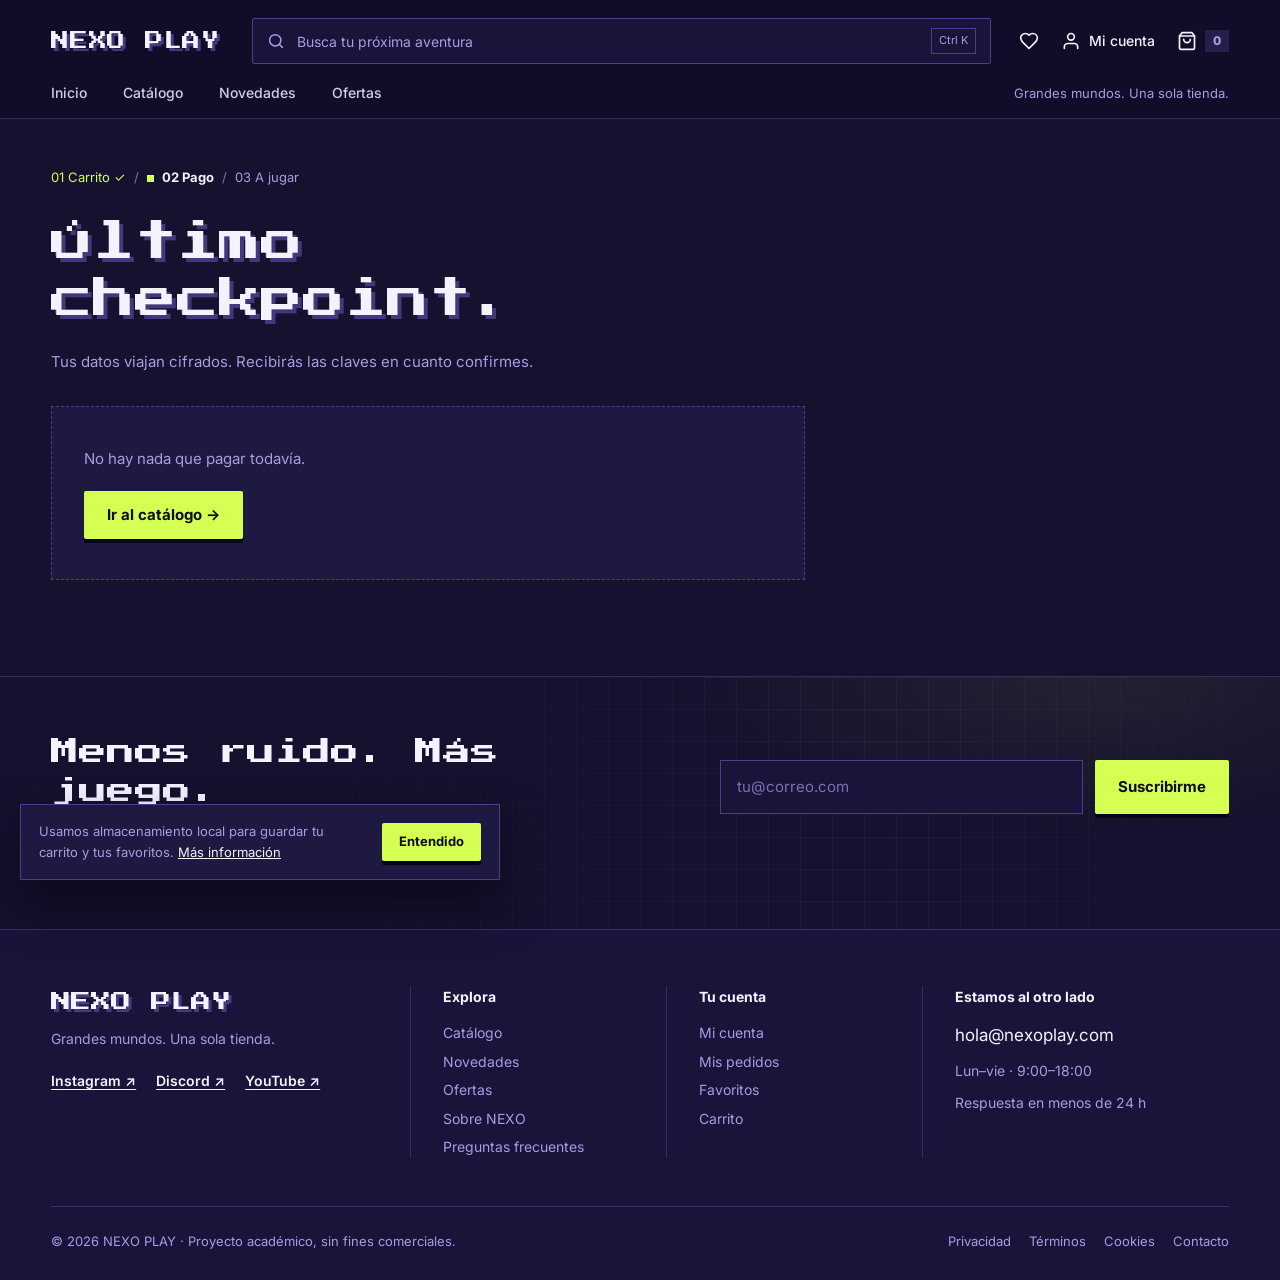
<file: checkout.html>
<!doctype html>
<html lang="es">

<head>
  <meta charset="UTF-8" />
  <meta name="viewport" content="width=device-width, initial-scale=1.0" />
  <title>Pago · NEXO PLAY</title>
  <meta name="theme-color" content="#15112e" />
  <link rel="icon" href="data:image/svg+xml,%3Csvg xmlns='http://www.w3.org/2000/svg' viewBox='0 0 16 16'%3E%3Crect width='16' height='16' fill='%2315112e'/%3E%3Crect x='3' y='3' width='4' height='10' fill='%23d5ff52'/%3E%3Crect x='9' y='3' width='4' height='10' fill='%23f4f2ff'/%3E%3C/svg%3E" />
  <link rel="stylesheet" href="main.css" />
  <link rel="stylesheet" href="Features/NavBar/nav-bar.css" />
  <link rel="stylesheet" href="Features/cart/cart.css" />
  <link rel="stylesheet" href="Features/Checkout/checkout.css" />
  <link rel="stylesheet" href="Features/Footer/footer.css" />
</head>

<body class="checkout-page-body">
  <div id="header-container"></div>

  <main id="main-content" class="cart-container checkout-container">
    <section class="cart-main">
      <nav class="cart-steps" aria-label="Progreso de compra">
        <a href="cart.html" class="cart-step cart-step-done">01 Carrito ✓</a>
        <span class="cart-step-separator">/</span>
        <span class="cart-step cart-step-active" aria-current="step">02 Pago</span>
        <span class="cart-step-separator">/</span>
        <span class="cart-step">03 A jugar</span>
      </nav>

      <h1 class="cart-title">Último checkpoint.</h1>
      <p class="cart-subtitle">Tus datos viajan cifrados. Recibirás las claves en cuanto confirmes.</p>

      <div class="checkout-empty" hidden>
        <p>No hay nada que pagar todavía.</p>
        <a href="index.html#catalog" class="btn btn-primary">Ir al catálogo →</a>
      </div>

      <form id="checkout-form" class="checkout-form" novalidate>
        <!-- 1. Contacto -->
        <fieldset class="checkout-block">
          <legend class="checkout-block-title"><span>1</span> Contacto</legend>
          <div class="checkout-grid">
            <div class="field field-full">
              <label class="field-label" for="co-email">Correo electrónico</label>
              <input class="field-input" type="email" id="co-email" name="email" placeholder="tu@correo.com" autocomplete="email" required />
              <p class="field-error"></p>
            </div>
            <div class="field field-full">
              <label class="field-label" for="co-name">Nombre completo</label>
              <input class="field-input" type="text" id="co-name" name="name" placeholder="Como aparece en la tarjeta" autocomplete="name" required />
              <p class="field-error"></p>
            </div>
          </div>
        </fieldset>

        <!-- 2. Método de pago -->
        <fieldset class="checkout-block">
          <legend class="checkout-block-title"><span>2</span> Método de pago</legend>

          <div class="pay-methods">
            <label class="pay-method">
              <input type="radio" name="method" value="card" checked />
              <span class="pay-method-box">
                <svg viewBox="0 0 24 24" fill="none" stroke="currentColor" stroke-width="2" stroke-linecap="round"><rect x="2" y="5" width="20" height="14" rx="2" /><path d="M2 10h20M6 15h4" /></svg>
                Tarjeta
              </span>
            </label>
            <label class="pay-method">
              <input type="radio" name="method" value="paypal" />
              <span class="pay-method-box">
                <svg viewBox="0 0 24 24" fill="currentColor"><path d="M7.1 21.3H3.6a.5.5 0 0 1-.5-.6L5.8 3.4c.1-.5.5-.8 1-.8h6.4c3.3 0 5.4 1.7 4.9 4.8-.6 3.9-3.2 5.6-6.8 5.6H9.4a.9.9 0 0 0-.9.8l-1.4 7.5Z" opacity=".7" /><path d="M19.2 8.2c-.6 3.9-3.2 5.6-6.8 5.6h-1.6a.9.9 0 0 0-.9.8l-1 6.2a.4.4 0 0 0 .4.5h2.8c.4 0 .8-.3.8-.7l.6-3.6c.1-.4.4-.7.8-.7h.5c3.1 0 5.4-1.3 6-4.9.3-1.6 0-2.7-.8-3.4" /></svg>
                PayPal
              </span>
            </label>
          </div>

          <div class="card-panel" id="card-panel">
            <!-- Tarjeta animada -->
            <div class="card-preview" aria-hidden="true">
              <div class="card-preview-inner">
                <div class="card-face card-front">
                  <div class="card-top">
                    <span class="card-chip"></span>
                    <span class="card-brand">NEXO</span>
                  </div>
                  <p class="card-number">•••• •••• •••• ••••</p>
                  <div class="card-bottom">
                    <div><small>Titular</small><span class="card-holder">TU NOMBRE</span></div>
                    <div><small>Vence</small><span class="card-exp">MM/AA</span></div>
                  </div>
                </div>
                <div class="card-face card-back">
                  <span class="card-stripe"></span>
                  <div class="card-cvc-row"><span class="card-cvc">•••</span></div>
                  <p class="card-back-text">Esta tarjeta es solo una vista previa. NEXO PLAY no guarda los datos de pago.</p>
                </div>
              </div>
            </div>

            <div class="checkout-grid">
              <div class="field field-full">
                <label class="field-label" for="co-card">Número de tarjeta</label>
                <input class="field-input" type="text" id="co-card" inputmode="numeric" autocomplete="cc-number" placeholder="4242 4242 4242 4242" maxlength="19" />
                <p class="field-error"></p>
              </div>
              <div class="field">
                <label class="field-label" for="co-exp">Vencimiento</label>
                <input class="field-input" type="text" id="co-exp" inputmode="numeric" autocomplete="cc-exp" placeholder="MM/AA" maxlength="5" />
                <p class="field-error"></p>
              </div>
              <div class="field">
                <label class="field-label" for="co-cvc">CVC</label>
                <input class="field-input" type="password" id="co-cvc" inputmode="numeric" autocomplete="cc-csc" placeholder="123" maxlength="4" />
                <p class="field-error"></p>
              </div>
            </div>
            <p class="checkout-hint">Modo demostración: usa 4242 4242 4242 4242, cualquier fecha futura y cualquier CVC.</p>
          </div>

          <div class="paypal-panel" id="paypal-panel" hidden>
            <p>Al pagar te llevaremos a PayPal para confirmar el cargo. <span class="checkout-hint">(Demostración: el pago se confirma al instante.)</span></p>
          </div>
        </fieldset>

        <label class="terms-check">
          <input type="checkbox" id="co-terms" />
          <span class="filter-checkbox-box" aria-hidden="true"></span>
          <span>Acepto los <a href="terms.html" target="_blank" class="link-underline">Términos y condiciones</a> y entiendo que las claves digitales no se pueden devolver una vez canjeadas.</span>
        </label>
        <p class="field-error terms-error"></p>
      </form>
    </section>

    <!-- Resumen -->
    <aside class="cart-summary checkout-summary" aria-label="Resumen del pedido">
      <h2 class="summary-title">Tu pedido</h2>
      <ul class="checkout-items"></ul>

      <hr class="summary-divider" />

      <div class="summary-row"><span class="row-label">Subtotal</span><span class="row-value" id="co-subtotal"></span></div>
      <div class="summary-row" id="co-discount-row"><span class="row-label" id="co-discount-label">Descuento</span><span class="row-value is-discount" id="co-discount"></span></div>
      <div class="summary-row"><span class="row-label">Envío digital</span><span class="row-value">Gratis</span></div>

      <hr class="summary-divider" />

      <div class="summary-total-group">
        <div class="summary-total-meta">
          <span class="total-label">Total</span>
          <span class="total-tax-notice">Precio final en USD</span>
        </div>
        <span class="total-value" id="co-total"></span>
      </div>

      <button type="submit" form="checkout-form" class="btn btn-primary btn-block" id="co-pay">Pagar</button>

      <div class="cart-trust-badges">
        <div class="secure-badge">
          <svg viewBox="0 0 24 24" fill="none" stroke="currentColor" stroke-width="2" stroke-linecap="round" stroke-linejoin="round"><rect x="3" y="11" width="18" height="11" rx="2" /><path d="M7 11V7a5 5 0 0 1 10 0v4" /></svg>
          Pago cifrado y protegido
        </div>
        <a href="cart.html" class="link-underline checkout-back">← Volver al carrito</a>
      </div>
    </aside>
  </main>

  <div id="footer-container"></div>
  <script src="js/data.js"></script>
  <script src="js/core.js"></script>
  <script src="js/checkout.js"></script>
</body>

</html>
</file>
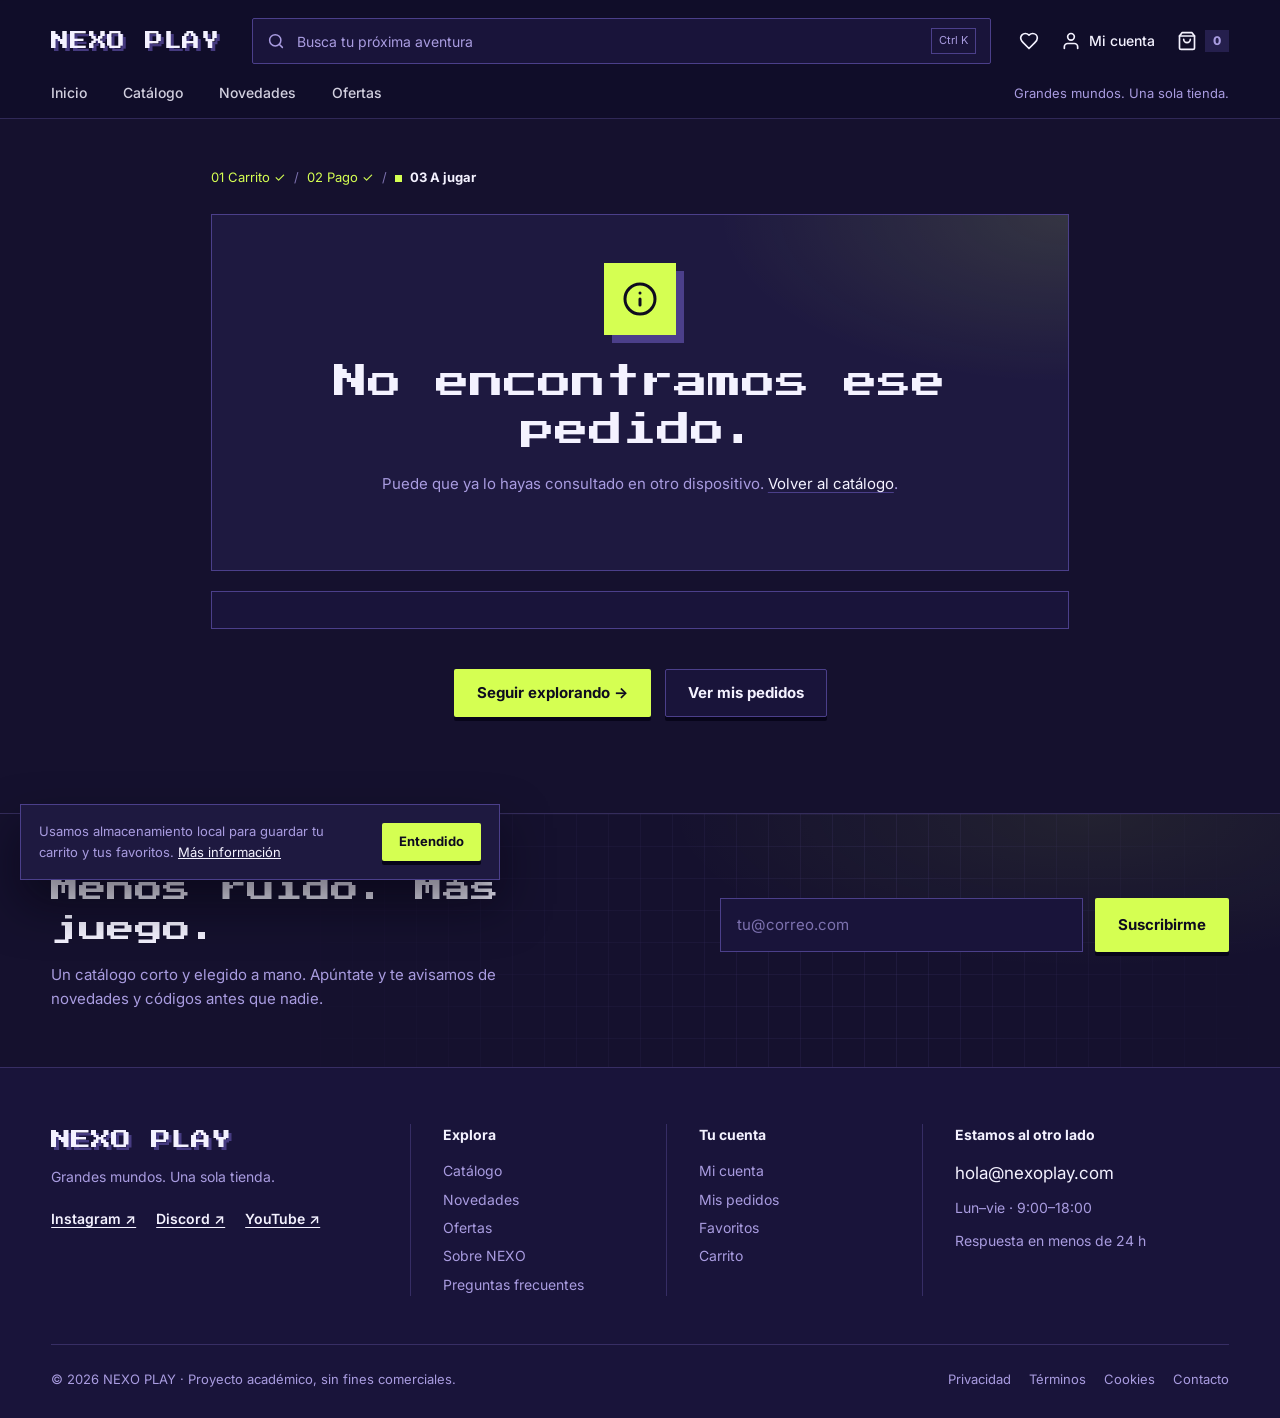
<file: order-confirmation.html>
<!doctype html>
<html lang="es">

<head>
  <meta charset="UTF-8" />
  <meta name="viewport" content="width=device-width, initial-scale=1.0" />
  <title>¡A jugar! · NEXO PLAY</title>
  <meta name="theme-color" content="#15112e" />
  <link rel="icon" href="data:image/svg+xml,%3Csvg xmlns='http://www.w3.org/2000/svg' viewBox='0 0 16 16'%3E%3Crect width='16' height='16' fill='%2315112e'/%3E%3Crect x='3' y='3' width='4' height='10' fill='%23d5ff52'/%3E%3Crect x='9' y='3' width='4' height='10' fill='%23f4f2ff'/%3E%3C/svg%3E" />
  <link rel="stylesheet" href="main.css" />
  <link rel="stylesheet" href="Features/NavBar/nav-bar.css" />
  <link rel="stylesheet" href="Features/cart/cart.css" />
  <link rel="stylesheet" href="Features/Checkout/checkout.css" />
  <link rel="stylesheet" href="Features/Footer/footer.css" />
</head>

<body class="confirm-page-body">
  <div id="header-container"></div>

  <main id="main-content" class="confirm-container">
    <nav class="cart-steps" aria-label="Progreso de compra">
      <span class="cart-step cart-step-done">01 Carrito ✓</span>
      <span class="cart-step-separator">/</span>
      <span class="cart-step cart-step-done">02 Pago ✓</span>
      <span class="cart-step-separator">/</span>
      <span class="cart-step cart-step-active" aria-current="step">03 A jugar</span>
    </nav>

    <section class="confirm-hero">
      <div class="confirm-badge">
        <svg viewBox="0 0 24 24" fill="none" stroke="currentColor" stroke-width="3" stroke-linecap="round" stroke-linejoin="round"><path d="M20 6 9 17l-5-5" /></svg>
      </div>
      <h1 class="confirm-title">¡Pedido completado!</h1>
      <p class="confirm-text">Gracias por tu compra. Aquí tienes tus claves; también las guardamos en <a class="link-underline" href="account.html#pedidos">Mi cuenta → Pedidos</a>.</p>
      <div class="confirm-meta"></div>
    </section>

    <h2 class="confirm-keys-title">Tus claves</h2>
    <div class="confirm-keys"></div>
    <div class="confirm-total"></div>

    <div class="confirm-actions">
      <a href="index.html#catalog" class="btn btn-primary">Seguir explorando →</a>
      <a href="account.html#pedidos" class="btn btn-secondary">Ver mis pedidos</a>
    </div>
  </main>

  <div id="footer-container"></div>
  <script src="js/data.js"></script>
  <script src="js/core.js"></script>
  <script src="js/confirmation.js"></script>
</body>

</html>
</file>
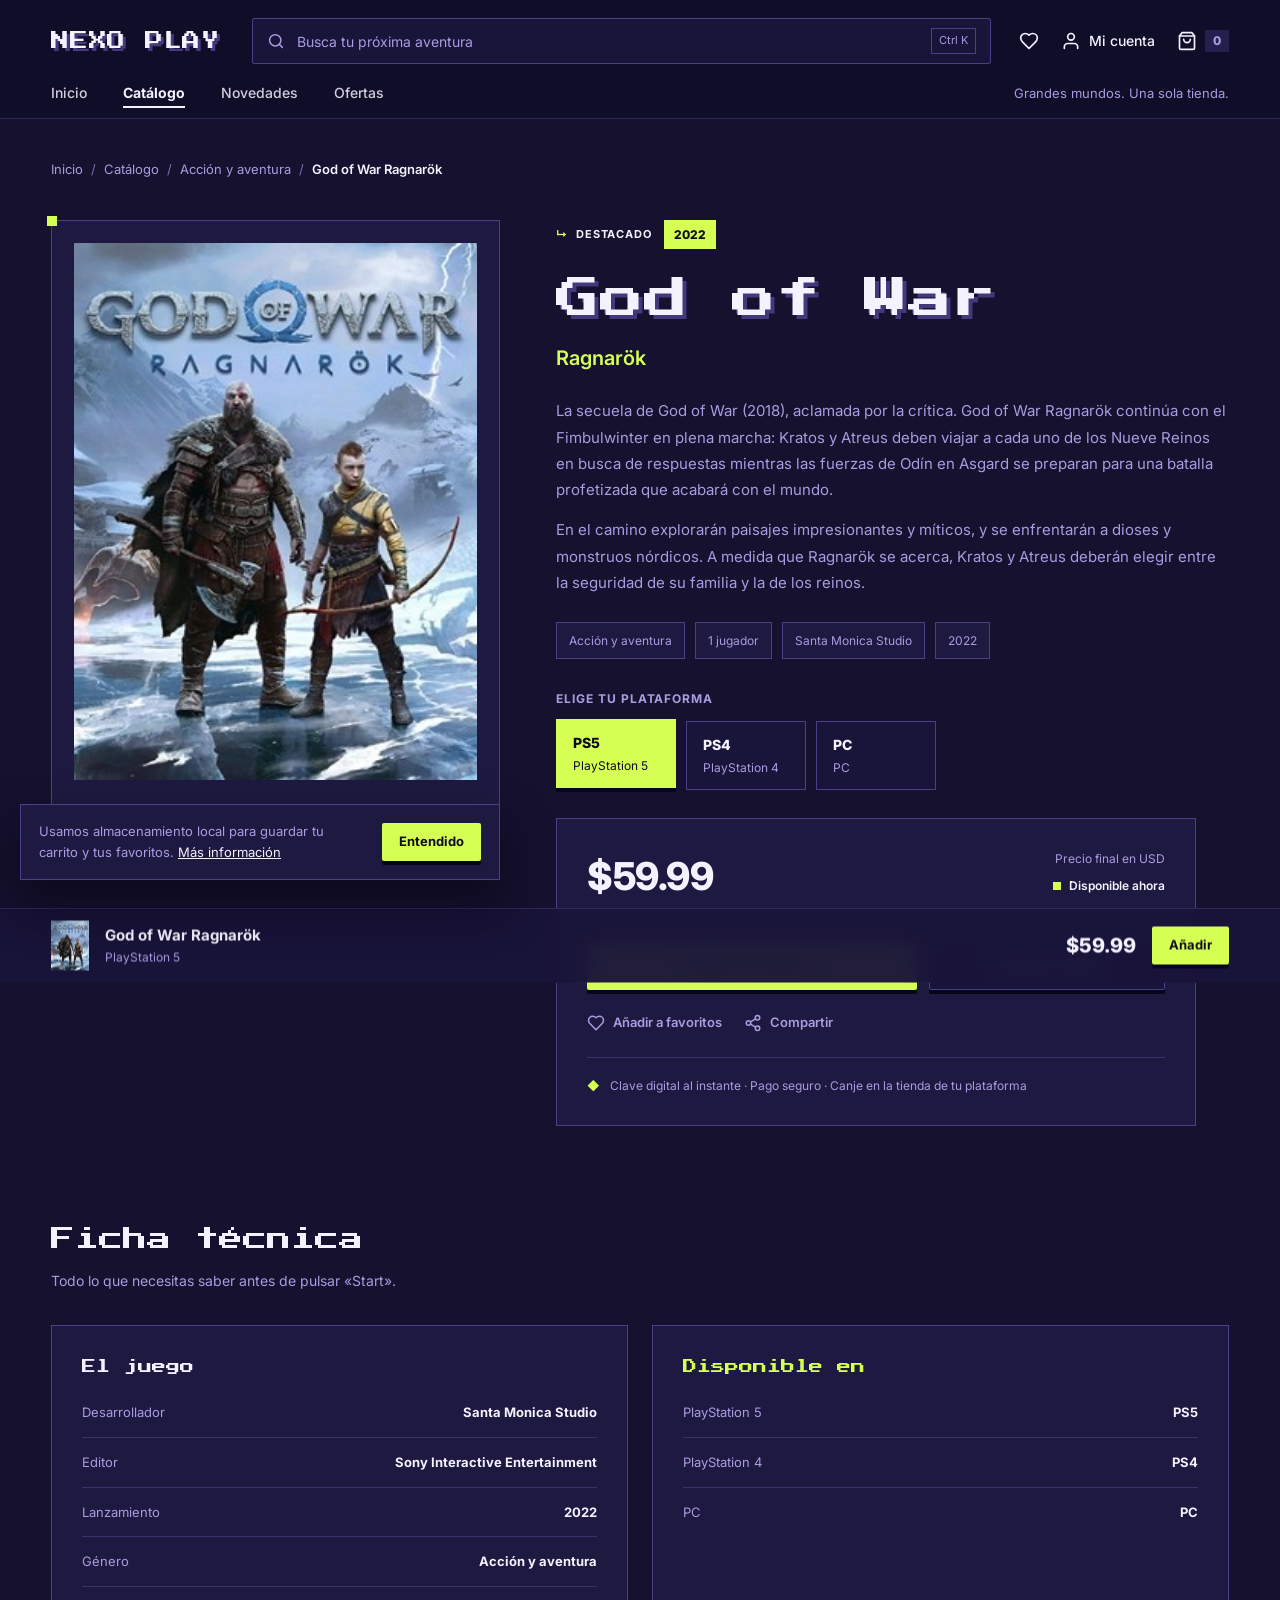
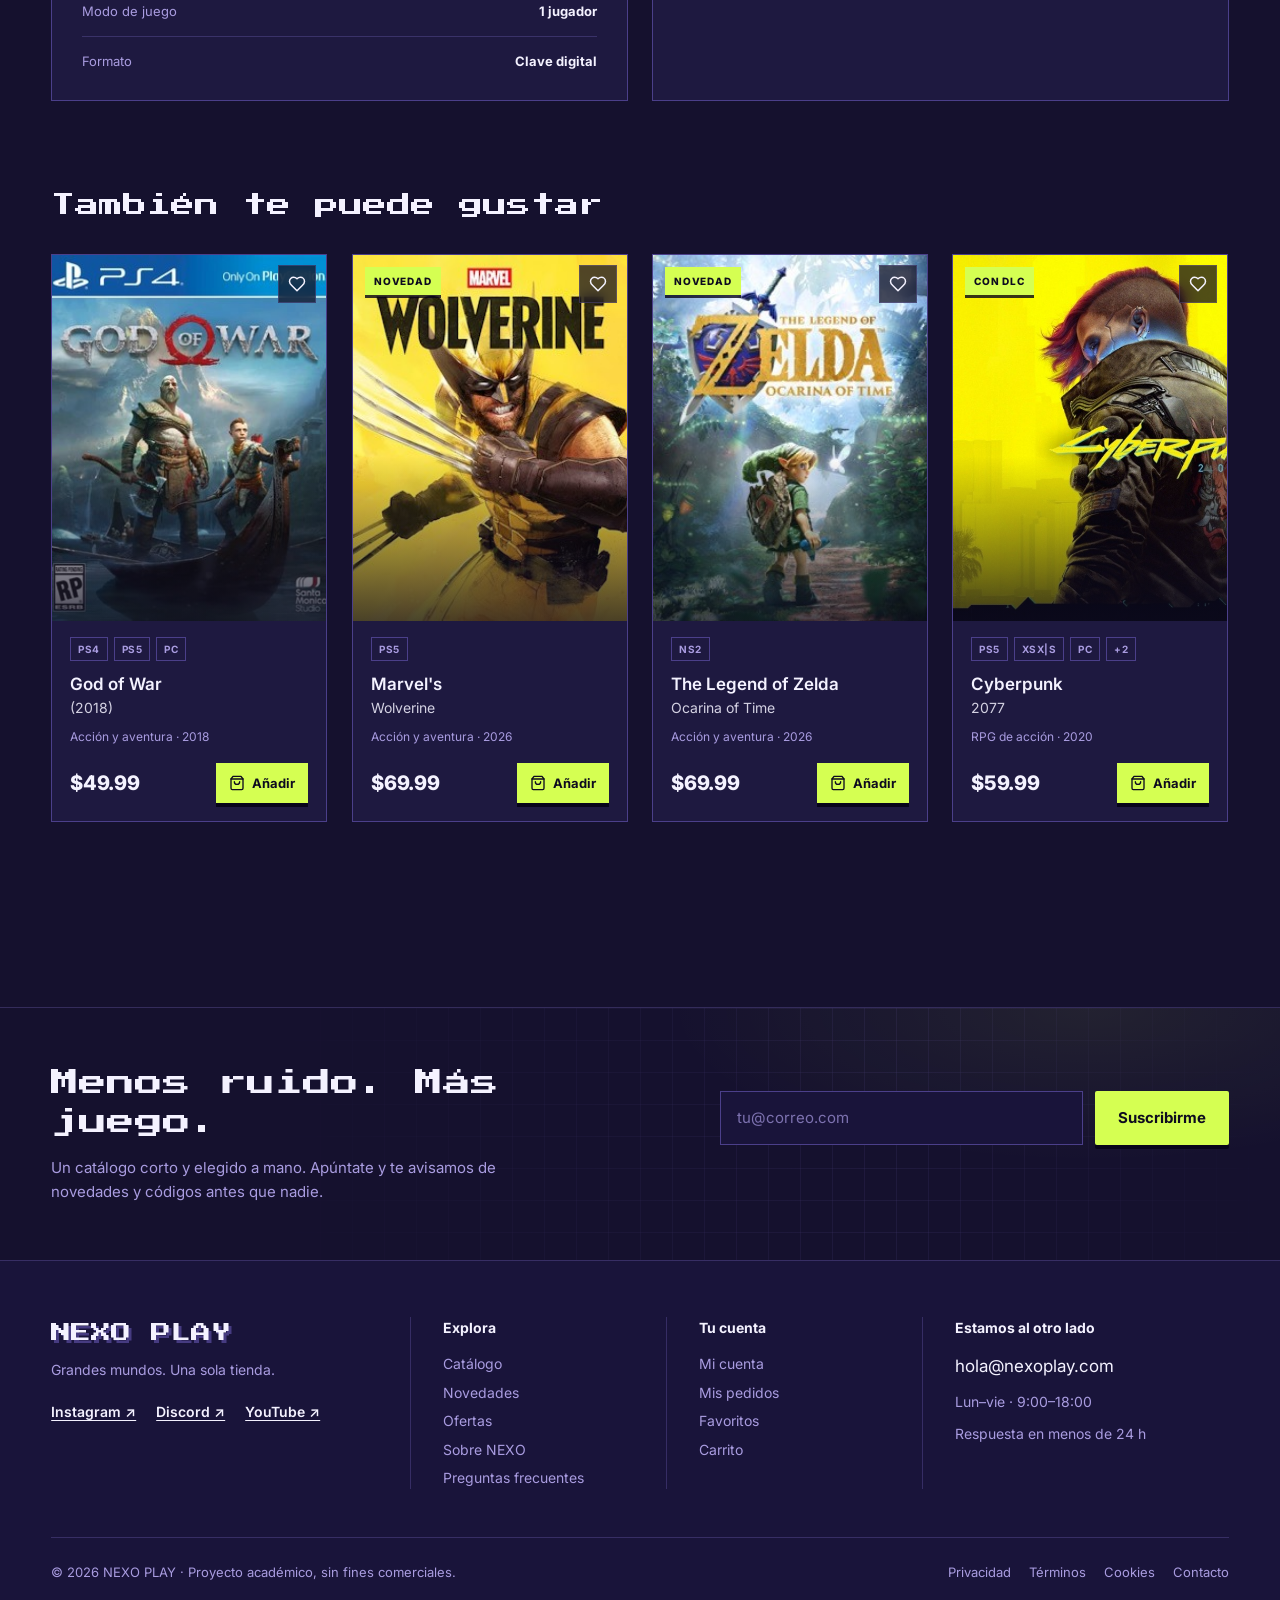
<file: product.html>
<!DOCTYPE html>
<html lang="es">

<head>
    <meta charset="UTF-8">
    <meta name="viewport" content="width=device-width, initial-scale=1.0">
    <title>NEXO PLAY · Juego</title>
    <meta name="theme-color" content="#15112e" />
    <link rel="icon" href="data:image/svg+xml,%3Csvg xmlns='http://www.w3.org/2000/svg' viewBox='0 0 16 16'%3E%3Crect width='16' height='16' fill='%2315112e'/%3E%3Crect x='3' y='3' width='4' height='10' fill='%23d5ff52'/%3E%3Crect x='9' y='3' width='4' height='10' fill='%23f4f2ff'/%3E%3C/svg%3E" />
    <link rel="stylesheet" href="main.css">
    <link rel="stylesheet" href="Features/NavBar/nav-bar.css">
    <link rel="stylesheet" href="Features/Product/product.css">
    <link rel="stylesheet" href="Features/Product/DLC/dlc.css">
    <link rel="stylesheet" href="Features/Footer/footer.css">
</head>

<body class="product-page-body">
    <div id="header-container"></div>

    <main id="main-content" class="product-main-container">
        <!-- Migas de pan -->
        <nav class="product-breadcrumbs" aria-label="Miga de pan">
            <a href="index.html">Inicio</a>
            <span class="breadcrumb-separator">/</span>
            <a href="index.html#catalog">Catálogo</a>
            <span class="breadcrumb-separator">/</span>
            <a href="#" class="breadcrumb-genre"></a>
            <span class="breadcrumb-separator">/</span>
            <span class="breadcrumb-current" aria-current="page"></span>
        </nav>

        <!-- HERO: portada + datos de compra -->
        <section class="product-hero-section">
            <div class="product-hero-media">
                <div class="product-cover-card">
                    <div class="product-cover-frame">
                        <img src="" alt="" class="product-cover-img">
                    </div>
                    <div class="product-cover-caption">
                        <span class="product-cover-title"></span>
                        <span class="product-cover-edition"></span>
                    </div>
                </div>
            </div>

            <div class="product-hero-details">
                <div class="product-meta-header">
                    <span class="product-badge-edition">EDICIÓN DIGITAL</span>
                    <span class="product-badge-year"></span>
                </div>

                <h1 class="product-title"></h1>
                <p class="product-edition"></p>

                <div class="product-description"></div>

                <div class="product-spec-pills"></div>

                <!-- Selector de plataforma -->
                <fieldset class="platform-picker">
                    <legend class="platform-picker-title">Elige tu plataforma</legend>
                    <div class="platform-picker-options"></div>
                </fieldset>

                <!-- Caja de compra -->
                <div class="product-purchase-box">
                    <div class="product-price-row">
                        <span class="product-price"></span>
                        <div class="product-price-meta">
                            <span class="vat-notice">Precio final en USD</span>
                            <span class="stock-status">Disponible ahora</span>
                        </div>
                    </div>

                    <div class="product-buy-actions">
                        <button type="button" class="btn btn-primary btn-primary-buy">
                            Añadir al carrito →
                        </button>
                        <button type="button" class="btn btn-secondary btn-buy-now">Comprar ahora</button>
                    </div>

                    <div class="product-secondary-actions">
                        <button type="button" class="product-icon-action product-wish" aria-pressed="false"></button>
                        <button type="button" class="product-icon-action product-share"></button>
                    </div>

                    <p class="product-delivery-notice">
                        <span class="sparkle-icon" aria-hidden="true">&#9670;</span>
                        Clave digital al instante · Pago seguro · Canje en la tienda de tu plataforma
                    </p>

                    <p class="product-in-cart" hidden></p>
                </div>
            </div>
        </section>

        <!-- DLC -->
        <section class="product-dlc-section" hidden>
            <h2 class="dlc-section-title">Expande tu aventura</h2>
            <p class="dlc-section-subtitle"></p>
            <div class="dlc-items-list"></div>
        </section>

        <!-- Ficha técnica -->
        <section class="product-requirements-section">
            <h2 class="requirements-section-title">Ficha técnica</h2>
            <p class="requirements-section-subtitle">Todo lo que necesitas saber antes de pulsar «Start».</p>
            <div class="requirements-cards-grid">
                <div class="requirements-card">
                    <h3 class="requirements-tier-title">El juego</h3>
                    <dl class="requirements-spec-list" id="spec-game"></dl>
                </div>
                <div class="requirements-card">
                    <h3 class="requirements-tier-title">Disponible en</h3>
                    <dl class="requirements-spec-list" id="spec-platforms"></dl>
                </div>
            </div>
        </section>

        <!-- Relacionados -->
        <section class="product-related-section">
            <h2 class="requirements-section-title">También te puede gustar</h2>
            <div class="related-grid"></div>
        </section>
    </main>

    <!-- Barra de compra fija (aparece al bajar) -->
    <div class="sticky-buy" aria-hidden="true">
        <div class="sticky-buy-inner">
            <img src="" alt="" class="sticky-buy-img">
            <div class="sticky-buy-info">
                <strong class="sticky-buy-title"></strong>
                <span class="sticky-buy-platform"></span>
            </div>
            <span class="sticky-buy-price"></span>
            <button type="button" class="btn btn-primary btn-sm sticky-buy-btn" tabindex="-1">Añadir</button>
        </div>
    </div>

    <div id="footer-container"></div>
    <script src="js/data.js"></script>
    <script src="js/core.js"></script>
    <script src="js/product.js"></script>
</body>

</html>
</file>
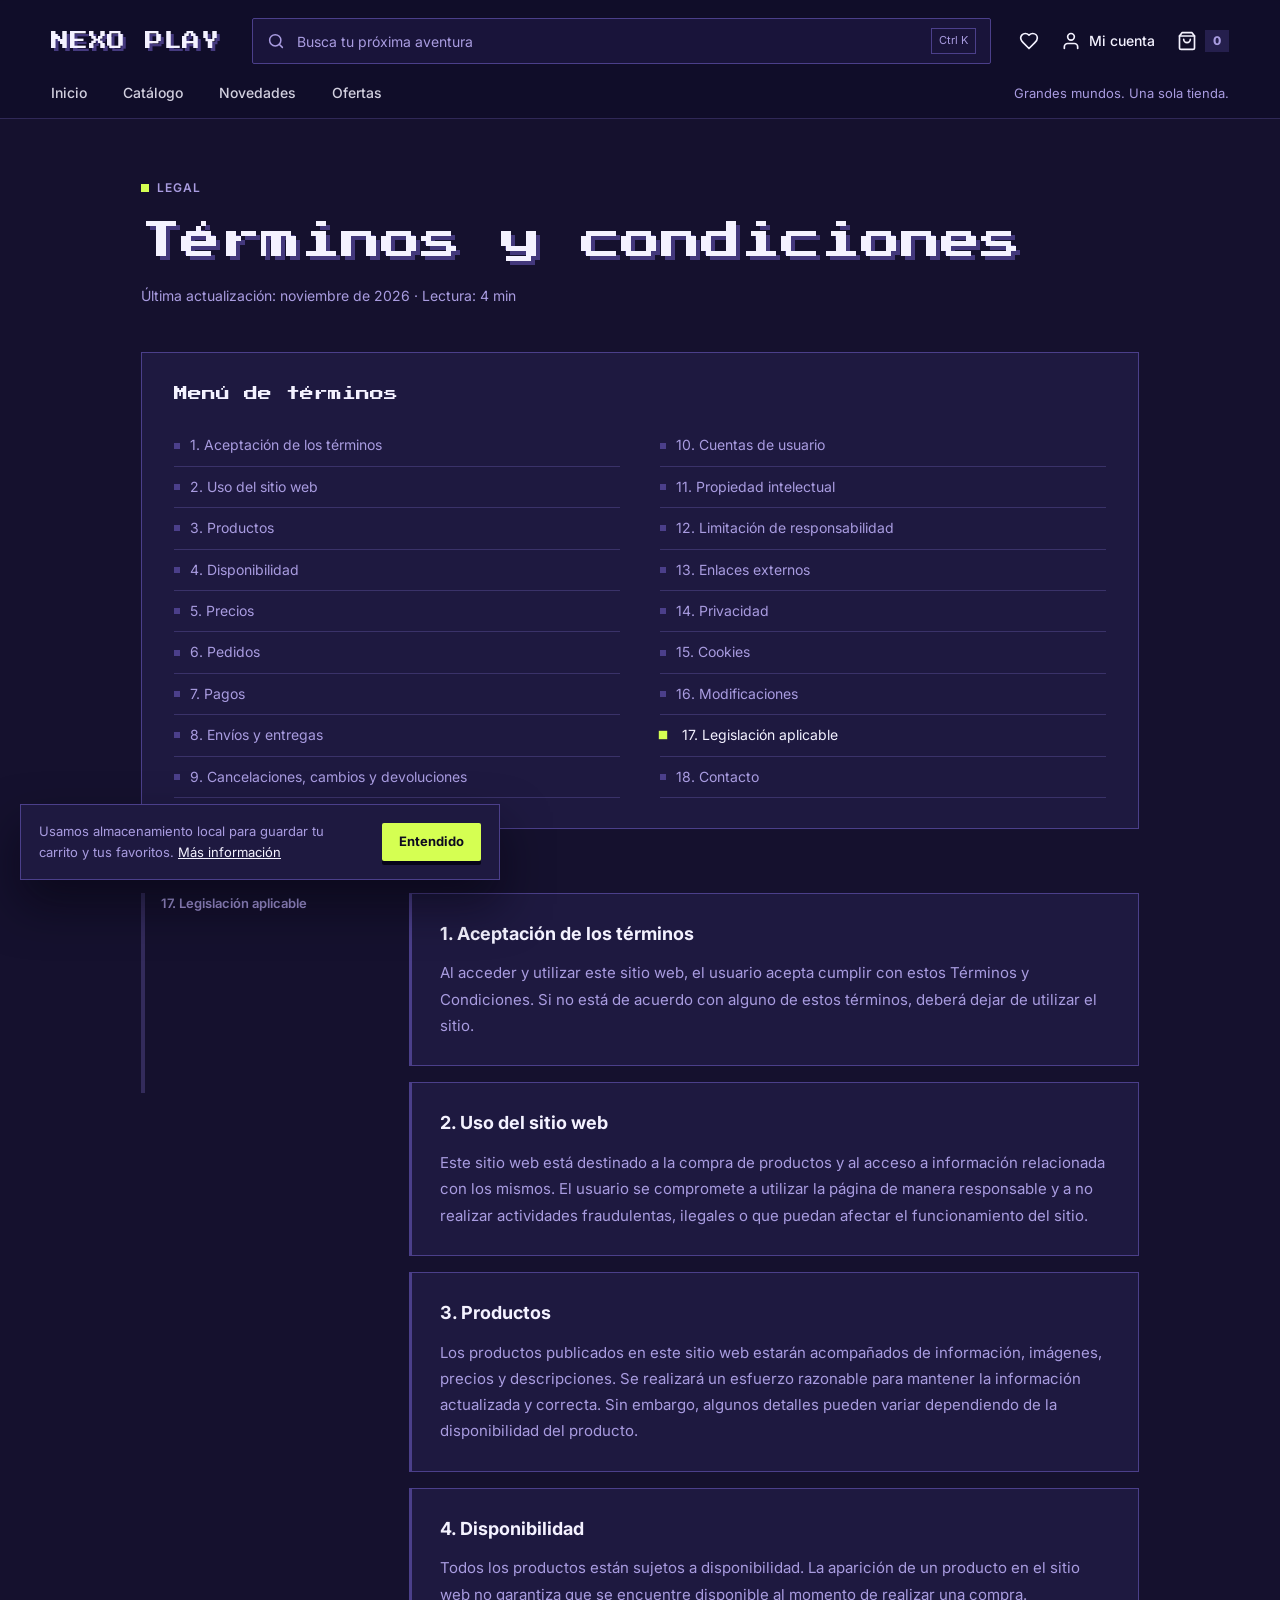
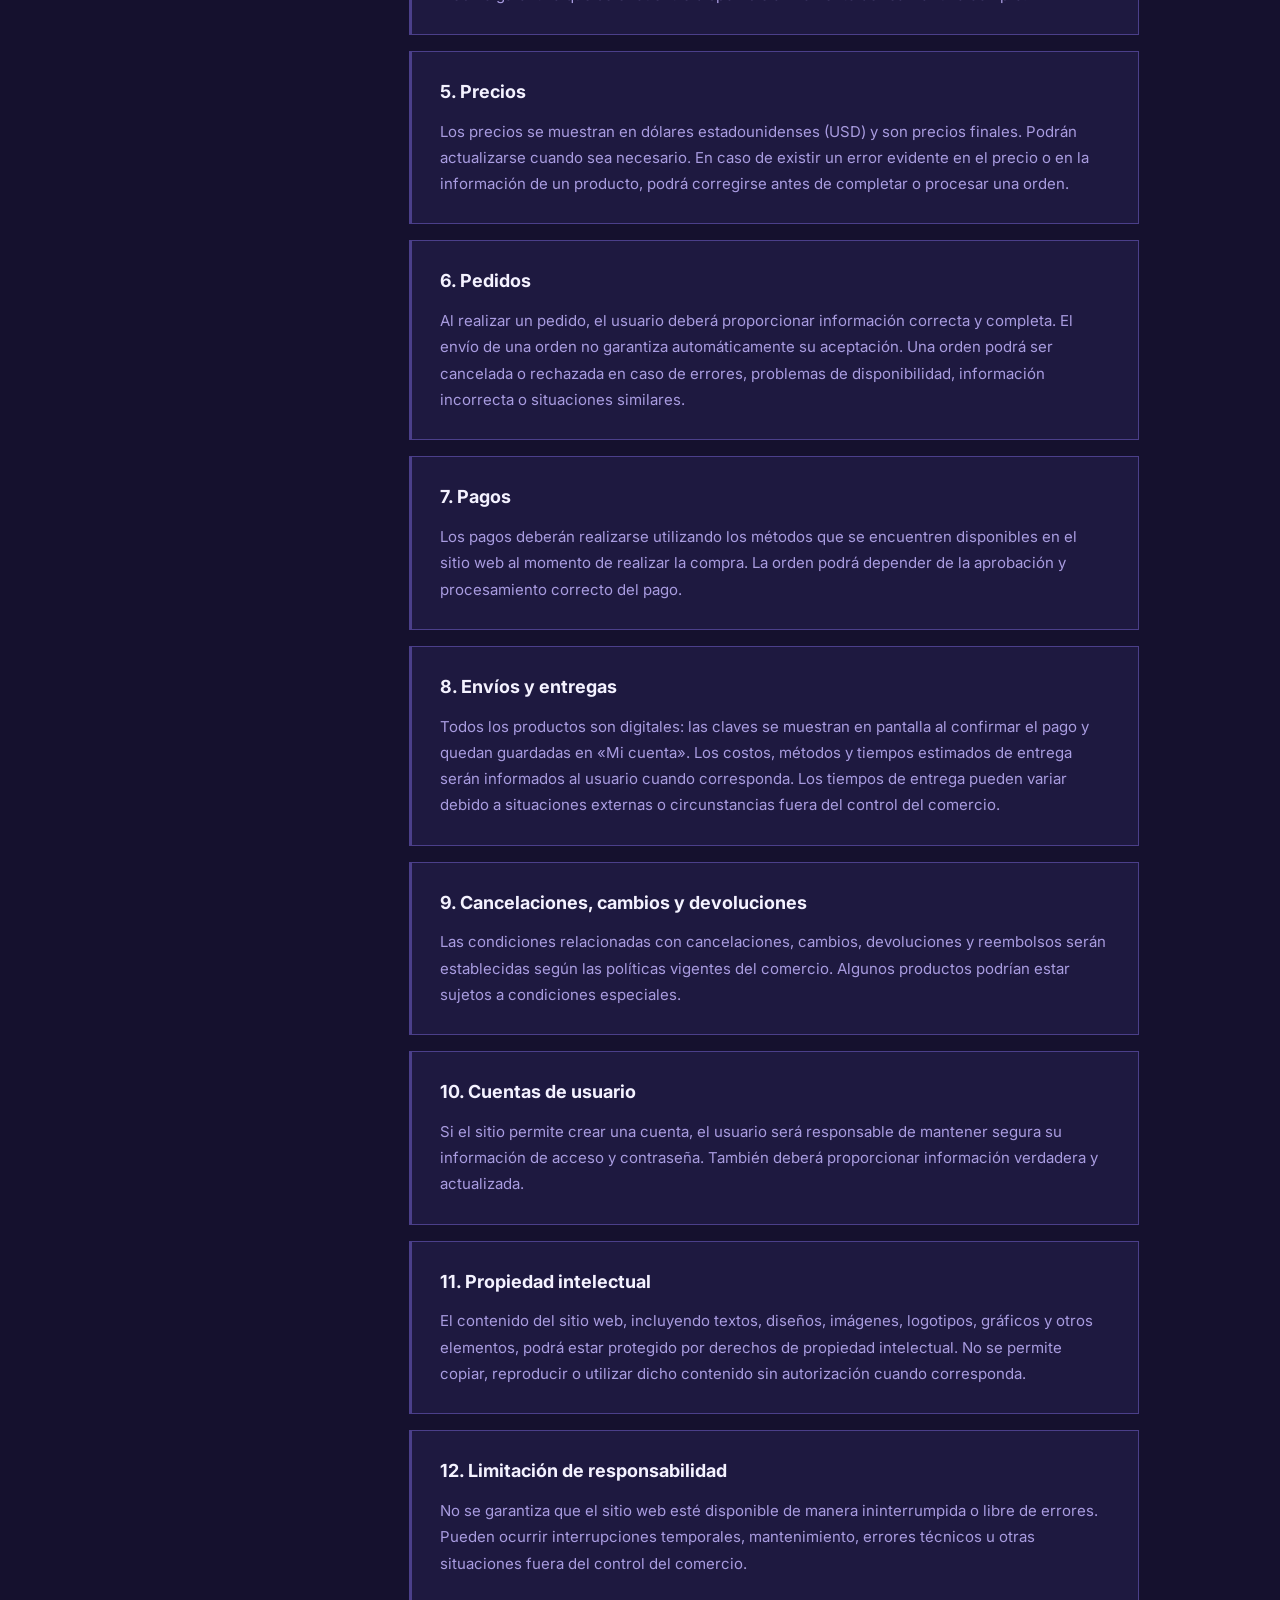
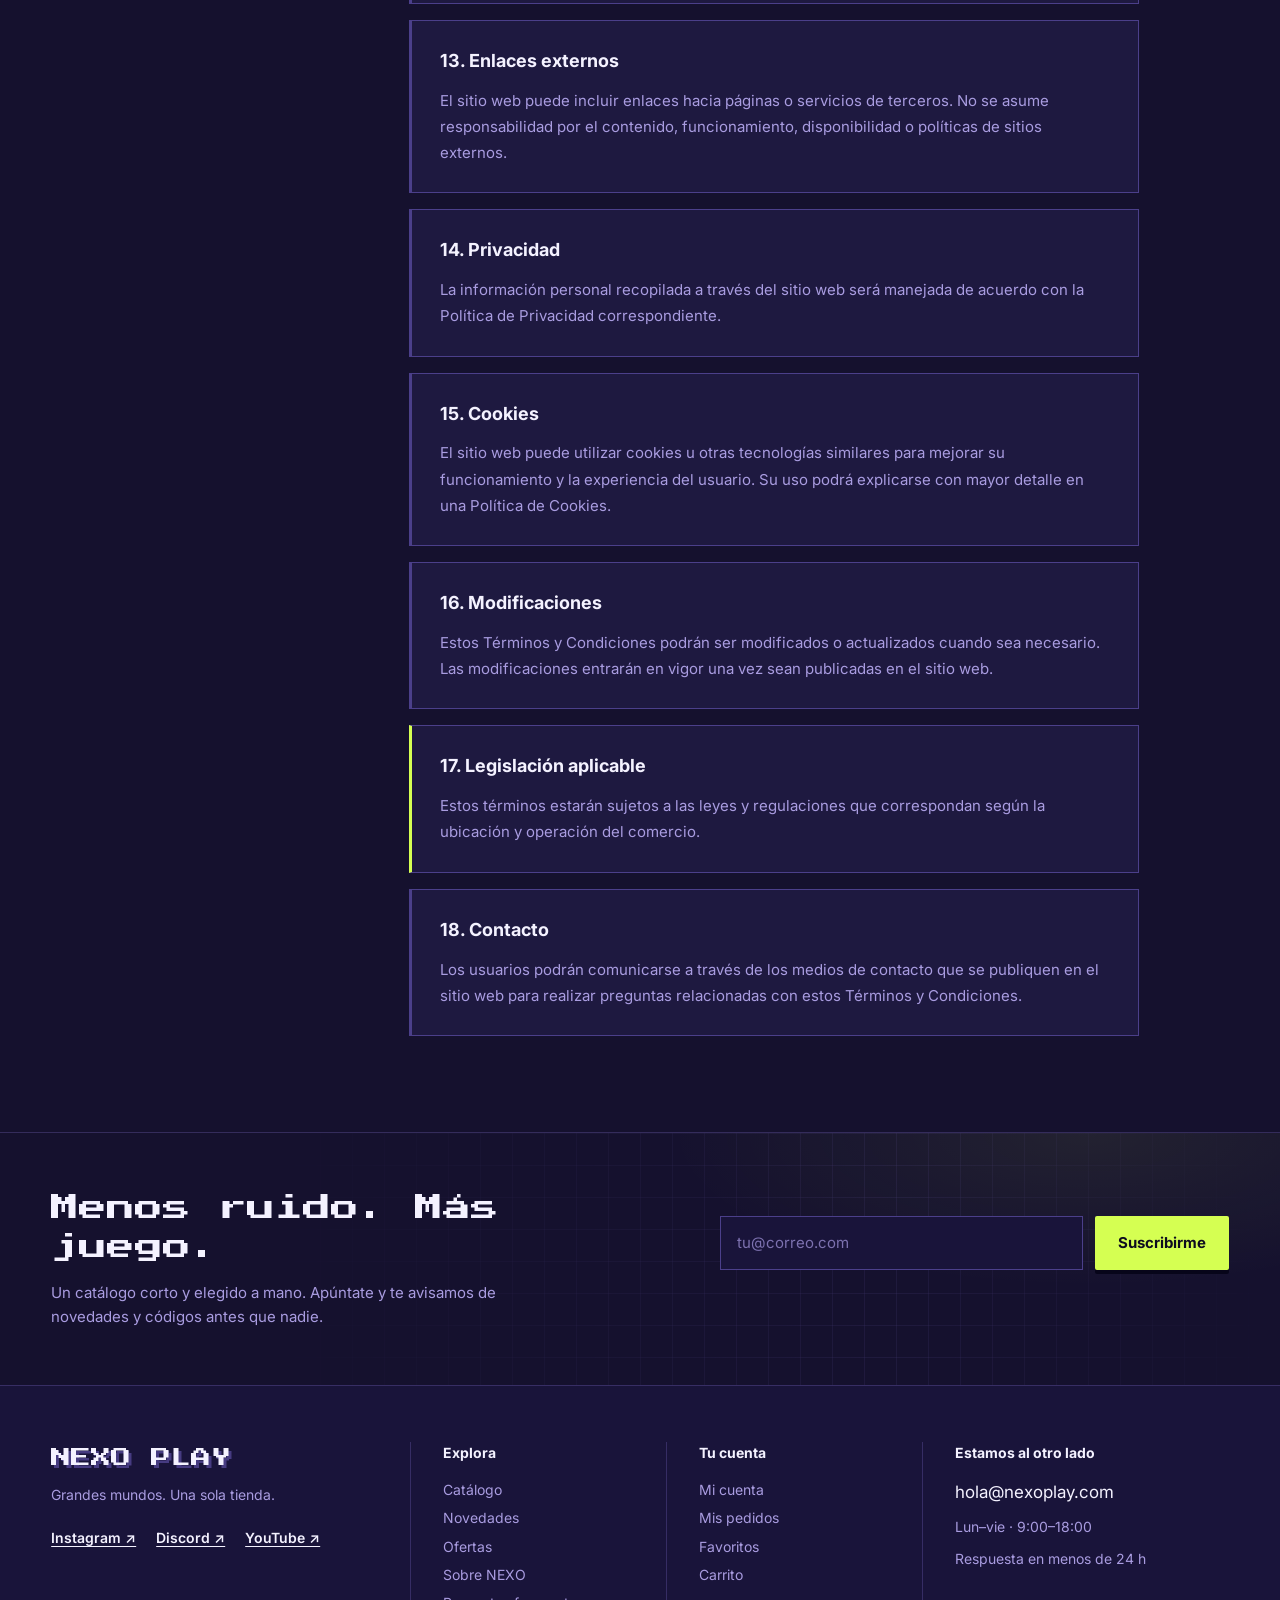
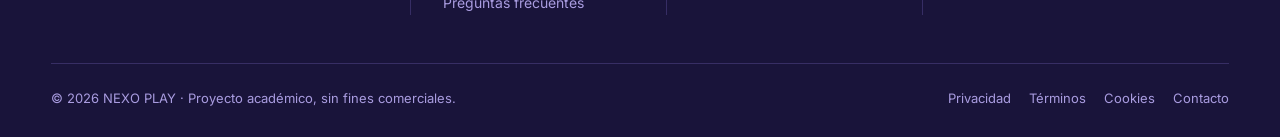
<file: terms.html>
<!DOCTYPE html>
<html lang="es">

<head>
    <meta charset="UTF-8">
    <meta name="viewport" content="width=device-width, initial-scale=1.0">
    <title>Términos y condiciones · NEXO PLAY</title>
    <meta name="theme-color" content="#15112e" />
    <link rel="icon" href="data:image/svg+xml,%3Csvg xmlns='http://www.w3.org/2000/svg' viewBox='0 0 16 16'%3E%3Crect width='16' height='16' fill='%2315112e'/%3E%3Crect x='3' y='3' width='4' height='10' fill='%23d5ff52'/%3E%3Crect x='9' y='3' width='4' height='10' fill='%23f4f2ff'/%3E%3C/svg%3E" />
    <link rel="stylesheet" href="main.css">
    <link rel="stylesheet" href="Features/NavBar/nav-bar.css">
    <link rel="stylesheet" href="Features/Terms/terms.css">
    <link rel="stylesheet" href="Features/Footer/footer.css">
</head>

<body class="terms-page-body">
    <div id="header-container"></div>

    <main id="main-content" class="terms-main">
        <header class="terms-hero">
            <p class="eyebrow">Legal</p>
            <h1 class="terms-title">Términos y condiciones</h1>
            <p class="terms-updated">Última actualización: noviembre de 2026 · Lectura: 4 min</p>
        </header>

        <!-- Índice en dos columnas -->
        <nav class="terms-toc" aria-label="Menú de términos">
            <h2 class="terms-toc-title">Menú de términos</h2>
            <ol class="terms-toc-list">
                    <li><a href="#aceptacion_de_los_terminos" data-spy="aceptacion_de_los_terminos">1. Aceptación de los términos</a></li>
                    <li><a href="#uso_del_sitio_web" data-spy="uso_del_sitio_web">2. Uso del sitio web</a></li>
                    <li><a href="#productos" data-spy="productos">3. Productos</a></li>
                    <li><a href="#disponibilidad" data-spy="disponibilidad">4. Disponibilidad</a></li>
                    <li><a href="#precios" data-spy="precios">5. Precios</a></li>
                    <li><a href="#pedidos" data-spy="pedidos">6. Pedidos</a></li>
                    <li><a href="#pagos" data-spy="pagos">7. Pagos</a></li>
                    <li><a href="#envios_y_entregas" data-spy="envios_y_entregas">8. Envíos y entregas</a></li>
                    <li><a href="#cancelaciones_cambios_y_devoluciones" data-spy="cancelaciones_cambios_y_devoluciones">9. Cancelaciones, cambios y devoluciones</a></li>
                    <li><a href="#cuentas_de_usuario" data-spy="cuentas_de_usuario">10. Cuentas de usuario</a></li>
                    <li><a href="#propiedad_intelectual" data-spy="propiedad_intelectual">11. Propiedad intelectual</a></li>
                    <li><a href="#limitacion_de_responsabilidad" data-spy="limitacion_de_responsabilidad">12. Limitación de responsabilidad</a></li>
                    <li><a href="#enlaces_externos" data-spy="enlaces_externos">13. Enlaces externos</a></li>
                    <li><a href="#privacidad" data-spy="privacidad">14. Privacidad</a></li>
                    <li><a href="#cookies" data-spy="cookies">15. Cookies</a></li>
                    <li><a href="#modificaciones" data-spy="modificaciones">16. Modificaciones</a></li>
                    <li><a href="#legislacion_aplicable" data-spy="legislacion_aplicable">17. Legislación aplicable</a></li>
                    <li><a href="#contacto_terms" data-spy="contacto_terms">18. Contacto</a></li>
            </ol>
        </nav>

        <div class="terms-layout">
            <aside class="terms-aside" aria-hidden="true">
                <div class="terms-progress"><span></span></div>
                <p class="terms-current"></p>
            </aside>

            <article class="terms-content">
            <section id="aceptacion_de_los_terminos" class="terms-section">
                <h2>1. Aceptación de los términos</h2>
                <p>Al acceder y utilizar este sitio web, el usuario acepta cumplir con estos Términos y Condiciones. Si no está de acuerdo con alguno de estos términos, deberá dejar de utilizar el sitio.</p>
            </section>

            <section id="uso_del_sitio_web" class="terms-section">
                <h2>2. Uso del sitio web</h2>
                <p>Este sitio web está destinado a la compra de productos y al acceso a información relacionada con los mismos. El usuario se compromete a utilizar la página de manera responsable y a no realizar actividades fraudulentas, ilegales o que puedan afectar el funcionamiento del sitio.</p>
            </section>

            <section id="productos" class="terms-section">
                <h2>3. Productos</h2>
                <p>Los productos publicados en este sitio web estarán acompañados de información, imágenes, precios y descripciones. Se realizará un esfuerzo razonable para mantener la información actualizada y correcta. Sin embargo, algunos detalles pueden variar dependiendo de la disponibilidad del producto.</p>
            </section>

            <section id="disponibilidad" class="terms-section">
                <h2>4. Disponibilidad</h2>
                <p>Todos los productos están sujetos a disponibilidad. La aparición de un producto en el sitio web no garantiza que se encuentre disponible al momento de realizar una compra.</p>
            </section>

            <section id="precios" class="terms-section">
                <h2>5. Precios</h2>
                <p>Los precios se muestran en dólares estadounidenses (USD) y son precios finales. Podrán actualizarse cuando sea necesario. En caso de existir un error evidente en el precio o en la información de un producto, podrá corregirse antes de completar o procesar una orden.</p>
            </section>

            <section id="pedidos" class="terms-section">
                <h2>6. Pedidos</h2>
                <p>Al realizar un pedido, el usuario deberá proporcionar información correcta y completa. El envío de una orden no garantiza automáticamente su aceptación. Una orden podrá ser cancelada o rechazada en caso de errores, problemas de disponibilidad, información incorrecta o situaciones similares.</p>
            </section>

            <section id="pagos" class="terms-section">
                <h2>7. Pagos</h2>
                <p>Los pagos deberán realizarse utilizando los métodos que se encuentren disponibles en el sitio web al momento de realizar la compra. La orden podrá depender de la aprobación y procesamiento correcto del pago.</p>
            </section>

            <section id="envios_y_entregas" class="terms-section">
                <h2>8. Envíos y entregas</h2>
                <p>Todos los productos son digitales: las claves se muestran en pantalla al confirmar el pago y quedan guardadas en «Mi cuenta». Los costos, métodos y tiempos estimados de entrega serán informados al usuario cuando corresponda. Los tiempos de entrega pueden variar debido a situaciones externas o circunstancias fuera del control del comercio.</p>
            </section>

            <section id="cancelaciones_cambios_y_devoluciones" class="terms-section">
                <h2>9. Cancelaciones, cambios y devoluciones</h2>
                <p>Las condiciones relacionadas con cancelaciones, cambios, devoluciones y reembolsos serán establecidas según las políticas vigentes del comercio. Algunos productos podrían estar sujetos a condiciones especiales.</p>
            </section>

            <section id="cuentas_de_usuario" class="terms-section">
                <h2>10. Cuentas de usuario</h2>
                <p>Si el sitio permite crear una cuenta, el usuario será responsable de mantener segura su información de acceso y contraseña. También deberá proporcionar información verdadera y actualizada.</p>
            </section>

            <section id="propiedad_intelectual" class="terms-section">
                <h2>11. Propiedad intelectual</h2>
                <p>El contenido del sitio web, incluyendo textos, diseños, imágenes, logotipos, gráficos y otros elementos, podrá estar protegido por derechos de propiedad intelectual. No se permite copiar, reproducir o utilizar dicho contenido sin autorización cuando corresponda.</p>
            </section>

            <section id="limitacion_de_responsabilidad" class="terms-section">
                <h2>12. Limitación de responsabilidad</h2>
                <p>No se garantiza que el sitio web esté disponible de manera ininterrumpida o libre de errores. Pueden ocurrir interrupciones temporales, mantenimiento, errores técnicos u otras situaciones fuera del control del comercio.</p>
            </section>

            <section id="enlaces_externos" class="terms-section">
                <h2>13. Enlaces externos</h2>
                <p>El sitio web puede incluir enlaces hacia páginas o servicios de terceros. No se asume responsabilidad por el contenido, funcionamiento, disponibilidad o políticas de sitios externos.</p>
            </section>

            <section id="privacidad" class="terms-section">
                <h2>14. Privacidad</h2>
                <p>La información personal recopilada a través del sitio web será manejada de acuerdo con la Política de Privacidad correspondiente.</p>
            </section>

            <section id="cookies" class="terms-section">
                <h2>15. Cookies</h2>
                <p>El sitio web puede utilizar cookies u otras tecnologías similares para mejorar su funcionamiento y la experiencia del usuario. Su uso podrá explicarse con mayor detalle en una Política de Cookies.</p>
            </section>

            <section id="modificaciones" class="terms-section">
                <h2>16. Modificaciones</h2>
                <p>Estos Términos y Condiciones podrán ser modificados o actualizados cuando sea necesario. Las modificaciones entrarán en vigor una vez sean publicadas en el sitio web.</p>
            </section>

            <section id="legislacion_aplicable" class="terms-section">
                <h2>17. Legislación aplicable</h2>
                <p>Estos términos estarán sujetos a las leyes y regulaciones que correspondan según la ubicación y operación del comercio.</p>
            </section>

            <section id="contacto_terms" class="terms-section">
                <h2>18. Contacto</h2>
                <p>Los usuarios podrán comunicarse a través de los medios de contacto que se publiquen en el sitio web para realizar preguntas relacionadas con estos Términos y Condiciones.</p>
            </section>
            </article>
        </div>
    </main>

    <div id="footer-container"></div>
    <script src="js/data.js"></script>
    <script src="js/core.js"></script>
    <script src="js/terms.js"></script>
</body>

</html>
</file>
<file: main.css>
@import url('https://fonts.googleapis.com/css2?family=Inter:wght@400;500;600;700;800&family=Press+Start+2P&display=swap');

/* =========================================================
   NEXO PLAY · ESTILOS GLOBALES
   Tokens, reset, tipografía, botones y componentes compartidos
   ========================================================= */
:root {
    --bg: #15112e;
    --bg-deep: #100c25;
    --surface: #1e1940;
    --surface-2: #19143a;
    --surface-hover: #251f4d;
    --border: #4b3f8a;
    --border-soft: rgba(140, 120, 220, 0.26);
    --lime: #d5ff52;
    --lime-hover: #c4f03a;
    --lime-glow: rgba(213, 255, 82, 0.35);
    --ink: #0e0c1f;
    --text: #f4f2ff;
    --muted: #a99ce0;
    --subtle: #7d72b0;
    --danger: #ff6b7a;
    --success: #7dffb0;

    --font-pixel: 'Press Start 2P', monospace;
    --font-body: 'Inter', system-ui, -apple-system, 'Segoe UI', Roboto, sans-serif;

    --shadow-hard: 0 4px 0 #07051a;
    --shadow-soft: 0 24px 48px rgba(5, 4, 15, 0.55);
    --radius: 2px;
    --container: 1360px;
    --gutter: clamp(20px, 4vw, 60px);
    --ease-out: cubic-bezier(.22, 1, .36, 1);
    --ease-spring: cubic-bezier(.34, 1.56, .64, 1);
}

/* ---------------------------------------------------------
   RESET
   --------------------------------------------------------- */
*,
*::before,
*::after {
    box-sizing: border-box;
}

html {
    scroll-behavior: smooth;
    scroll-padding-top: 24px;
    -webkit-text-size-adjust: 100%;
}

body {
    margin: 0;
    min-height: 100vh;
    display: flex;
    flex-direction: column;
    background-color: var(--bg);
    color: var(--text);
    font-family: var(--font-body);
    font-size: 15px;
    line-height: 1.6;
    -webkit-font-smoothing: antialiased;
    overflow-x: hidden;
    opacity: 0;
    transition: opacity .35s ease;
}

body.is-ready {
    opacity: 1;
}

body.drawer-open {
    overflow: hidden;
}

main {
    flex: 1;
}

img {
    max-width: 100%;
    display: block;
}

a {
    color: inherit;
}

button,
input,
select,
textarea {
    font: inherit;
    color: inherit;
}

h1,
h2,
h3,
h4,
p {
    margin: 0;
}

::selection {
    background: var(--lime);
    color: var(--ink);
}

:focus-visible {
    outline: 2px solid var(--lime);
    outline-offset: 3px;
}

/* Barra de desplazamiento */
::-webkit-scrollbar {
    width: 10px;
    height: 10px;
}

::-webkit-scrollbar-track {
    background: var(--bg-deep);
}

::-webkit-scrollbar-thumb {
    background: var(--border);
    border: 2px solid var(--bg-deep);
}

::-webkit-scrollbar-thumb:hover {
    background: var(--muted);
}

.visually-hidden {
    position: absolute !important;
    width: 1px;
    height: 1px;
    overflow: hidden;
    clip: rect(0 0 0 0);
    white-space: nowrap;
}

.skip-link {
    position: absolute;
    left: 16px;
    top: -60px;
    z-index: 1000;
    padding: 10px 16px;
    background: var(--lime);
    color: var(--ink);
    font-weight: 700;
    text-decoration: none;
    transition: top .2s ease;
}

.skip-link:focus-visible {
    top: 16px;
}

.container {
    width: 100%;
    max-width: var(--container);
    margin: 0 auto;
    padding: 0 var(--gutter);
}

.pixel-title {
    font-family: var(--font-pixel);
    font-weight: normal;
    line-height: 1.35;
    letter-spacing: 0.01em;
}

.eyebrow {
    display: inline-flex;
    align-items: center;
    gap: 8px;
    font-size: 12px;
    font-weight: 600;
    letter-spacing: 0.08em;
    text-transform: uppercase;
    color: var(--muted);
}

.eyebrow::before {
    content: '';
    width: 8px;
    height: 8px;
    background: var(--lime);
}

/* ---------------------------------------------------------
   BOTONES
   --------------------------------------------------------- */
.btn {
    display: inline-flex;
    align-items: center;
    justify-content: center;
    gap: 10px;
    padding: 14px 22px;
    border: 1px solid transparent;
    border-radius: var(--radius);
    font-family: var(--font-body);
    font-size: 15px;
    font-weight: 700;
    line-height: 1.2;
    text-decoration: none;
    cursor: pointer;
    box-shadow: var(--shadow-hard);
    transition: background-color .15s ease, border-color .15s ease, color .15s ease, transform .12s ease, box-shadow .12s ease;
    -webkit-tap-highlight-color: transparent;
}

.btn svg {
    width: 18px;
    height: 18px;
    flex-shrink: 0;
}

.btn:hover {
    transform: translateY(-2px);
    box-shadow: 0 6px 0 #07051a;
}

.btn:active {
    transform: translateY(4px);
    box-shadow: none;
}

.btn-primary {
    background: var(--lime);
    color: var(--ink);
}

.btn-primary:hover {
    background: var(--lime-hover);
    box-shadow: 0 6px 0 #07051a, 0 0 24px var(--lime-glow);
}

.btn-secondary {
    background: var(--surface-2);
    color: var(--text);
    border-color: var(--border);
}

.btn-secondary:hover {
    border-color: var(--lime);
    color: var(--lime);
}

.btn-ghost {
    background: transparent;
    color: var(--text);
    border-color: var(--border);
    box-shadow: none;
}

.btn-ghost:hover {
    border-color: var(--lime);
    color: var(--lime);
    box-shadow: none;
}

.btn-block {
    width: 100%;
}

.btn-sm {
    padding: 10px 16px;
    font-size: 13px;
}

.btn[disabled],
.btn.is-loading {
    pointer-events: none;
    opacity: .7;
}

.btn.is-loading::after {
    content: '';
    width: 16px;
    height: 16px;
    border: 2px solid currentColor;
    border-right-color: transparent;
    border-radius: 50%;
    animation: spin .7s linear infinite;
}

.link-underline {
    color: var(--text);
    text-decoration: underline;
    text-underline-offset: 3px;
    text-decoration-color: var(--border);
    transition: color .15s ease, text-decoration-color .15s ease;
}

.link-underline:hover {
    color: var(--lime);
    text-decoration-color: var(--lime);
}

/* ---------------------------------------------------------
   TARJETA DE JUEGO (catálogo, novedades, relacionados, favoritos)
   --------------------------------------------------------- */
.game-card {
    position: relative;
    display: flex;
    flex-direction: column;
    background: var(--surface);
    border: 1px solid var(--border);
    transition: transform .35s var(--ease-out), border-color .25s ease, box-shadow .35s var(--ease-out);
    animation: card-in .55s var(--ease-out) both;
    animation-delay: calc(var(--i, 0) * 45ms);
}

.game-card:hover {
    transform: translateY(-6px);
    border-color: var(--lime);
    box-shadow: 0 18px 40px rgba(5, 4, 15, .6), 0 0 0 1px var(--lime);
}

.game-card-media {
    position: relative;
    display: block;
    aspect-ratio: 3 / 4;
    overflow: hidden;
    background: var(--bg-deep);
}

.game-card-img {
    width: 100%;
    height: 100%;
    object-fit: cover;
    transition: transform .6s var(--ease-out), filter .4s ease;
}

.game-card:hover .game-card-img {
    transform: scale(1.07);
    filter: saturate(1.15);
}

.game-card-media::after {
    content: '';
    position: absolute;
    inset: 0;
    background: linear-gradient(180deg, transparent 55%, rgba(14, 12, 31, .75) 100%);
    pointer-events: none;
}

/* Brillo diagonal al pasar el ratón */
.game-card-shine {
    position: absolute;
    inset: 0;
    z-index: 2;
    background: linear-gradient(115deg, transparent 30%, rgba(255, 255, 255, .22) 48%, transparent 66%);
    transform: translateX(-120%);
    pointer-events: none;
}

.game-card:hover .game-card-shine {
    transform: translateX(120%);
    transition: transform .9s var(--ease-out);
}

.game-card-badge {
    position: absolute;
    top: 12px;
    left: 12px;
    z-index: 3;
    padding: 6px 9px;
    background: var(--lime);
    color: var(--ink);
    font-size: 10px;
    font-weight: 800;
    letter-spacing: .08em;
    box-shadow: 0 3px 0 rgba(7, 5, 26, .8);
}

.wish-btn {
    position: absolute;
    top: 10px;
    right: 10px;
    z-index: 4;
    width: 38px;
    height: 38px;
    display: grid;
    place-items: center;
    padding: 0;
    background: rgba(14, 12, 31, .72);
    border: 1px solid var(--border-soft);
    color: var(--text);
    cursor: pointer;
    backdrop-filter: blur(6px);
    transition: background-color .2s ease, color .2s ease, border-color .2s ease, transform .2s var(--ease-spring);
}

.wish-btn svg {
    width: 18px;
    height: 18px;
    transition: fill .2s ease;
}

.wish-btn:hover {
    border-color: var(--lime);
    transform: scale(1.08);
}

.wish-btn.is-active {
    color: var(--ink);
    background: var(--lime);
    border-color: var(--lime);
}

.wish-btn.is-active svg {
    fill: currentColor;
}

.wish-btn.pop {
    animation: pop .45s var(--ease-spring);
}

.game-card-info {
    display: flex;
    flex-direction: column;
    flex: 1;
    padding: 16px 18px 18px;
}

.game-card-platforms {
    display: flex;
    flex-wrap: wrap;
    gap: 6px;
    margin-bottom: 12px;
}

.platform-chip {
    padding: 3px 7px;
    border: 1px solid var(--border);
    font-size: 10px;
    font-weight: 700;
    letter-spacing: .05em;
    color: var(--muted);
}

.game-card-title {
    font-size: 17px;
    font-weight: 600;
    line-height: 1.3;
}

.game-card-title a {
    text-decoration: none;
    transition: color .15s ease;
}

.game-card-title a:hover {
    color: var(--lime);
}

.game-card-subtitle {
    margin-top: 2px;
    font-size: 14px;
    color: var(--text);
    opacity: .85;
}

.game-card-genre {
    margin-top: 8px;
    font-size: 12px;
    color: var(--muted);
}

.game-card-bottom {
    display: flex;
    align-items: center;
    justify-content: space-between;
    gap: 12px;
    margin-top: auto;
    padding-top: 16px;
}

.game-card-price {
    font-size: 20px;
    font-weight: 800;
    letter-spacing: -.01em;
}

.btn-add-cart {
    display: inline-flex;
    align-items: center;
    gap: 7px;
    padding: 10px 13px;
    background: var(--lime);
    color: var(--ink);
    border: none;
    box-shadow: var(--shadow-hard);
    font-size: 13px;
    font-weight: 700;
    cursor: pointer;
    transition: background-color .15s ease, transform .12s ease, box-shadow .12s ease;
}

.btn-add-cart svg {
    width: 16px;
    height: 16px;
}

.btn-add-cart:hover {
    background: var(--lime-hover);
    box-shadow: 0 4px 0 #07051a, 0 0 18px var(--lime-glow);
}

.btn-add-cart:active {
    transform: translateY(4px);
    box-shadow: none;
}

.btn-add-cart.is-added,
.btn.is-added {
    background: var(--success);
    color: var(--ink);
    animation: pop .4s var(--ease-spring);
}

/* ---------------------------------------------------------
   TOASTS
   --------------------------------------------------------- */
.toast-stack {
    position: fixed;
    right: 20px;
    bottom: 20px;
    z-index: 900;
    display: flex;
    flex-direction: column;
    gap: 10px;
    width: min(380px, calc(100vw - 40px));
    pointer-events: none;
}

.toast {
    position: relative;
    display: flex;
    align-items: flex-start;
    gap: 12px;
    padding: 14px 14px 16px;
    background: var(--surface);
    border: 1px solid var(--border);
    border-left: 3px solid var(--lime);
    box-shadow: var(--shadow-soft);
    overflow: hidden;
    pointer-events: auto;
    animation: toast-in .45s var(--ease-spring) both;
}

.toast.is-leaving {
    animation: toast-out .3s ease forwards;
}

.toast-error {
    border-left-color: var(--danger);
}

.toast-info {
    border-left-color: var(--muted);
}

.toast-icon {
    flex-shrink: 0;
    width: 26px;
    height: 26px;
    display: grid;
    place-items: center;
    background: var(--lime);
    color: var(--ink);
}

.toast-error .toast-icon {
    background: var(--danger);
}

.toast-info .toast-icon {
    background: var(--border);
    color: var(--text);
}

.toast-icon svg {
    width: 15px;
    height: 15px;
}

.toast-body {
    flex: 1;
    min-width: 0;
}

.toast-title {
    display: block;
    font-size: 14px;
    font-weight: 700;
}

.toast-text {
    margin-top: 2px;
    font-size: 13px;
    color: var(--muted);
}

.toast-action {
    align-self: center;
    font-size: 13px;
    font-weight: 700;
    color: var(--lime);
    white-space: nowrap;
}

.toast-close {
    flex-shrink: 0;
    width: 24px;
    height: 24px;
    padding: 0;
    display: grid;
    place-items: center;
    background: none;
    border: none;
    color: var(--subtle);
    cursor: pointer;
}

.toast-close:hover {
    color: var(--text);
}

.toast-close svg {
    width: 14px;
    height: 14px;
}

.toast-progress {
    position: absolute;
    left: 0;
    bottom: 0;
    height: 2px;
    width: 100%;
    background: var(--lime);
    transform-origin: left;
    animation: toast-progress 4.2s linear forwards;
}

.toast-error .toast-progress {
    background: var(--danger);
}

.toast-info .toast-progress {
    background: var(--muted);
}

@media (min-width: 900px) {
    .drawer-open .toast-stack {
        right: 440px;
    }
}

/* ---------------------------------------------------------
   MINI CARRITO (drawer)
   --------------------------------------------------------- */
.drawer-backdrop {
    position: fixed;
    inset: 0;
    z-index: 800;
    background: rgba(8, 6, 22, .65);
    backdrop-filter: blur(3px);
    opacity: 0;
    visibility: hidden;
    transition: opacity .3s ease, visibility .3s ease;
}

.drawer-open .drawer-backdrop {
    opacity: 1;
    visibility: visible;
}

.cart-drawer {
    position: fixed;
    top: 0;
    right: 0;
    bottom: 0;
    z-index: 810;
    width: min(420px, 100vw);
    display: flex;
    flex-direction: column;
    background: var(--surface);
    border-left: 1px solid var(--border);
    box-shadow: -24px 0 60px rgba(5, 4, 15, .6);
    transform: translateX(105%);
    transition: transform .45s var(--ease-out);
}

.cart-drawer.is-open {
    transform: translateX(0);
}

.drawer-head {
    display: flex;
    align-items: center;
    justify-content: space-between;
    padding: 24px;
    border-bottom: 1px solid var(--border-soft);
}

.drawer-title {
    font-family: var(--font-pixel);
    font-size: 16px;
    font-weight: normal;
}

.drawer-close {
    width: 36px;
    height: 36px;
    display: grid;
    place-items: center;
    padding: 0;
    background: var(--surface-2);
    border: 1px solid var(--border);
    cursor: pointer;
    transition: border-color .15s ease, transform .2s ease;
}

.drawer-close:hover {
    border-color: var(--lime);
    transform: rotate(90deg);
}

.drawer-close svg {
    width: 18px;
    height: 18px;
}

.drawer-body {
    flex: 1;
    overflow-y: auto;
    padding: 8px 24px;
}

.drawer-item {
    display: grid;
    grid-template-columns: 54px 1fr auto auto;
    align-items: center;
    gap: 14px;
    padding: 16px 0;
    border-bottom: 1px solid var(--border-soft);
    animation: card-in .4s var(--ease-out) both;
}

.drawer-item img {
    width: 54px;
    height: 72px;
    object-fit: cover;
}

.drawer-item-info {
    min-width: 0;
}

.drawer-item-title {
    display: block;
    font-size: 14px;
    font-weight: 600;
    text-decoration: none;
    white-space: nowrap;
    overflow: hidden;
    text-overflow: ellipsis;
}

.drawer-item-title:hover {
    color: var(--lime);
}

.drawer-item-meta {
    font-size: 12px;
    color: var(--muted);
}

.drawer-item-price {
    font-weight: 800;
    font-size: 14px;
}

.drawer-item-remove {
    width: 32px;
    height: 32px;
    padding: 0;
    display: grid;
    place-items: center;
    background: none;
    border: none;
    color: var(--subtle);
    cursor: pointer;
    transition: color .15s ease;
}

.drawer-item-remove:hover {
    color: var(--danger);
}

.drawer-item-remove svg {
    width: 17px;
    height: 17px;
}

.drawer-empty {
    display: flex;
    flex-direction: column;
    align-items: flex-start;
    gap: 18px;
    padding: 32px 0;
    color: var(--muted);
}

.drawer-foot {
    display: flex;
    flex-direction: column;
    gap: 12px;
    padding: 20px 24px 24px;
    border-top: 1px solid var(--border-soft);
    background: var(--surface-2);
}

.drawer-foot:empty {
    display: none;
}

.drawer-total {
    display: flex;
    justify-content: space-between;
    font-size: 15px;
}

.drawer-total strong {
    font-size: 20px;
}

.drawer-discount {
    color: var(--lime);
}

.drawer-discount strong {
    font-size: 15px;
}

/* Clon que vuela al carrito */
.fly-to-cart {
    position: fixed;
    z-index: 950;
    object-fit: cover;
    pointer-events: none;
    border: 2px solid var(--lime);
    box-shadow: 0 0 30px var(--lime-glow);
}

/* ---------------------------------------------------------
   AVISO DE COOKIES Y "VOLVER ARRIBA"
   --------------------------------------------------------- */
.cookie-notice {
    position: fixed;
    left: 20px;
    bottom: 20px;
    z-index: 700;
    display: flex;
    align-items: center;
    gap: 16px;
    max-width: 480px;
    padding: 16px 18px;
    background: var(--surface);
    border: 1px solid var(--border);
    box-shadow: var(--shadow-soft);
    font-size: 13px;
    color: var(--muted);
    transform: translateY(140%);
    transition: transform .5s var(--ease-out);
}

.cookie-notice.is-visible {
    transform: translateY(0);
}

.cookie-notice a {
    color: var(--text);
}

.back-to-top {
    position: fixed;
    right: 20px;
    bottom: 20px;
    z-index: 600;
    width: 46px;
    height: 46px;
    display: grid;
    place-items: center;
    padding: 0;
    background: var(--lime);
    color: var(--ink);
    border: none;
    box-shadow: var(--shadow-hard);
    cursor: pointer;
    opacity: 0;
    visibility: hidden;
    transform: translateY(20px);
    transition: opacity .3s ease, transform .3s var(--ease-out), visibility .3s ease;
}

.back-to-top.is-visible {
    opacity: 1;
    visibility: visible;
    transform: translateY(0);
}

.back-to-top:hover {
    transform: translateY(-3px);
}

.back-to-top svg {
    width: 20px;
    height: 20px;
}

.toast-stack:not(:empty)~.back-to-top {
    opacity: 0;
}

/* ---------------------------------------------------------
   FORMULARIOS COMPARTIDOS
   --------------------------------------------------------- */
.field {
    display: flex;
    flex-direction: column;
    gap: 8px;
}

.field-label {
    font-size: 13px;
    font-weight: 600;
}

.field-input {
    width: 100%;
    padding: 13px 14px;
    background: var(--bg-deep);
    border: 1px solid var(--border);
    border-radius: var(--radius);
    color: var(--text);
    font-size: 15px;
    outline: none;
    transition: border-color .2s ease, box-shadow .2s ease;
}

.field-input::placeholder {
    color: var(--subtle);
}

.field-input:focus {
    border-color: var(--lime);
    box-shadow: 0 0 0 3px rgba(213, 255, 82, .15);
}

.field.has-error .field-input {
    border-color: var(--danger);
}

.field-error {
    min-height: 0;
    font-size: 12px;
    color: var(--danger);
}

.field-error:empty {
    display: none;
}

/* ---------------------------------------------------------
   ANIMACIONES
   --------------------------------------------------------- */
.reveal {
    opacity: 0;
    transform: translateY(28px);
    transition: opacity .7s var(--ease-out), transform .7s var(--ease-out);
    transition-delay: var(--delay, 0s);
}

.reveal.is-visible {
    opacity: 1;
    transform: none;
}

.shake {
    animation: shake .45s ease;
}

@keyframes card-in {
    from {
        opacity: 0;
        transform: translateY(18px) scale(.98);
    }

    to {
        opacity: 1;
        transform: none;
    }
}

@keyframes pop {
    0% {
        transform: scale(1);
    }

    40% {
        transform: scale(1.25);
    }

    100% {
        transform: scale(1);
    }
}

@keyframes bump {
    0% {
        transform: scale(1);
    }

    30% {
        transform: scale(1.6) rotate(-8deg);
        box-shadow: 0 0 0 6px rgba(213, 255, 82, .25);
    }

    60% {
        transform: scale(.9) rotate(4deg);
    }

    100% {
        transform: scale(1);
    }
}

@keyframes toast-in {
    from {
        opacity: 0;
        transform: translateX(60px) scale(.96);
    }

    to {
        opacity: 1;
        transform: none;
    }
}

@keyframes toast-out {
    to {
        opacity: 0;
        transform: translateX(60px);
    }
}

@keyframes toast-progress {
    from {
        transform: scaleX(1);
    }

    to {
        transform: scaleX(0);
    }
}

@keyframes shake {

    20%,
    60% {
        transform: translateX(-6px);
    }

    40%,
    80% {
        transform: translateX(6px);
    }
}

@keyframes spin {
    to {
        transform: rotate(360deg);
    }
}

@keyframes blink {
    50% {
        opacity: 0;
    }
}

@keyframes float {

    0%,
    100% {
        transform: translateY(0);
    }

    50% {
        transform: translateY(-10px);
    }
}

/* ---------------------------------------------------------
   RESPONSIVE GLOBAL
   --------------------------------------------------------- */
@media (max-width: 640px) {
    body {
        font-size: 14px;
    }

    .game-card-info {
        padding: 12px;
    }

    .game-card-title {
        font-size: 15px;
    }

    .game-card-bottom {
        flex-direction: column;
        align-items: stretch;
        gap: 10px;
    }

    .btn-add-cart {
        justify-content: center;
    }

    .wish-btn {
        width: 34px;
        height: 34px;
    }

    .toast-stack {
        right: 12px;
        left: 12px;
        bottom: 12px;
        width: auto;
    }

    .cookie-notice {
        left: 12px;
        right: 12px;
        bottom: 12px;
        flex-direction: column;
        align-items: flex-start;
    }

    .back-to-top {
        right: 12px;
        bottom: 12px;
    }
}

@media (prefers-reduced-motion: reduce) {

    *,
    *::before,
    *::after {
        animation-duration: .01ms !important;
        animation-iteration-count: 1 !important;
        transition-duration: .01ms !important;
        scroll-behavior: auto !important;
    }

    .reveal {
        opacity: 1;
        transform: none;
    }
}

/* Portadas apaisadas: se muestran completas sobre un fondo desenfocado */
.game-card-media.is-wide::before {
    content: '';
    position: absolute;
    inset: -20px;
    background: var(--cover) center / cover;
    filter: blur(18px) brightness(.55) saturate(1.2);
}

.game-card-media.is-wide .game-card-img {
    position: relative;
    object-fit: contain;
}
</file>
<file: Features/NavBar/nav-bar.css>
/* =========================================================
   NAVBAR · NEXO PLAY
   ========================================================= */
#header-container {
    position: sticky;
    top: 0;
    z-index: 500;
}

.navbar {
    width: 100%;
    background: rgba(17, 14, 41, .92);
    border-bottom: 1px solid var(--border-soft);
    backdrop-filter: blur(14px) saturate(140%);
    -webkit-backdrop-filter: blur(14px) saturate(140%);
    transition: box-shadow .3s ease, background-color .3s ease;
}

.navbar.is-scrolled {
    background: rgba(17, 14, 41, .97);
    box-shadow: 0 10px 30px rgba(5, 4, 15, .45);
}

.navbar-wrapper {
    max-width: var(--container);
    margin: 0 auto;
    padding: 18px var(--gutter) 0;
}

/* ---------- Fila superior ---------- */
.navbar-top {
    display: flex;
    align-items: center;
    gap: 32px;
}

.brand-logo {
    font-family: var(--font-pixel);
    font-size: 18px;
    letter-spacing: .04em;
    color: var(--text);
    text-decoration: none;
    white-space: nowrap;
    text-shadow: 3px 3px 0 rgba(75, 63, 138, .9);
    transition: text-shadow .2s ease, transform .2s ease;
}

.brand-logo:hover {
    text-shadow: 3px 3px 0 var(--lime);
    transform: translate(-1px, -1px);
}

.brand-logo-accent {
    transition: color .2s ease;
}

.brand-logo:hover .brand-logo-accent {
    color: var(--lime);
}

.navbar-right {
    display: flex;
    align-items: center;
    justify-content: flex-end;
    gap: 28px;
    flex: 1;
    min-width: 0;
}

/* ---------- Búsqueda ---------- */
.search-box {
    position: relative;
    display: flex;
    align-items: center;
    gap: 10px;
    flex: 1;
    max-width: 1030px;
    padding: 0 14px;
    height: 46px;
    background: var(--surface-2);
    border: 1px solid var(--border);
    border-radius: var(--radius);
    transition: border-color .2s ease, box-shadow .2s ease;
}

.search-box:focus-within {
    border-color: var(--lime);
    box-shadow: 0 0 0 3px rgba(213, 255, 82, .12);
}

.search-icon {
    display: grid;
    color: var(--muted);
}

.search-icon svg {
    width: 18px;
    height: 18px;
}

.search-box input {
    flex: 1;
    min-width: 0;
    height: 100%;
    background: transparent;
    border: none;
    outline: none;
    color: var(--text);
    font-size: 14px;
}

.search-box input::placeholder {
    color: var(--muted);
}

.search-box input::-webkit-search-cancel-button {
    filter: invert(.7);
}

.cmd-badge {
    padding: 3px 7px;
    border: 1px solid var(--border);
    font-family: var(--font-body);
    font-size: 11px;
    color: var(--muted);
    white-space: nowrap;
}

/* Resultados en vivo */
.search-results {
    position: absolute;
    top: calc(100% + 8px);
    left: -1px;
    right: -1px;
    z-index: 50;
    max-height: 70vh;
    overflow-y: auto;
    background: var(--surface);
    border: 1px solid var(--border);
    box-shadow: var(--shadow-soft);
    animation: card-in .25s var(--ease-out);
}

.search-result {
    display: grid;
    grid-template-columns: 40px 1fr auto;
    align-items: center;
    gap: 14px;
    padding: 10px 14px;
    text-decoration: none;
    border-bottom: 1px solid var(--border-soft);
    transition: background-color .15s ease;
}

.search-result img {
    width: 40px;
    height: 52px;
    object-fit: cover;
}

.search-result-text {
    display: flex;
    flex-direction: column;
    min-width: 0;
}

.search-result-text strong {
    font-size: 14px;
    font-weight: 600;
    white-space: nowrap;
    overflow: hidden;
    text-overflow: ellipsis;
}

.search-result-text small {
    font-size: 12px;
    color: var(--muted);
}

.search-result-price {
    font-weight: 800;
    font-size: 14px;
}

.search-result:hover,
.search-result.is-active {
    background: var(--surface-hover);
}

.search-result:hover strong,
.search-result.is-active strong {
    color: var(--lime);
}

.search-empty {
    padding: 18px;
    font-size: 14px;
    color: var(--muted);
}

.search-all {
    width: 100%;
    padding: 12px 14px;
    background: var(--surface-2);
    border: none;
    color: var(--lime);
    font-size: 13px;
    font-weight: 700;
    text-align: left;
    cursor: pointer;
}

.search-all:hover {
    background: var(--surface-hover);
}

/* ---------- Usuario ---------- */
.user-menu {
    display: flex;
    align-items: center;
    gap: 22px;
    flex-shrink: 0;
}

.icon-link,
.account-btn,
.cart-btn {
    position: relative;
    display: inline-flex;
    align-items: center;
    gap: 8px;
    color: var(--text);
    text-decoration: none;
    font-size: 14px;
    font-weight: 500;
    transition: color .2s ease;
}

.icon-link svg,
.account-btn svg,
.cart-btn svg {
    width: 20px;
    height: 20px;
    flex-shrink: 0;
}

.icon-link:hover,
.account-btn:hover,
.cart-btn:hover {
    color: var(--lime);
}

.icon-link-count {
    position: absolute;
    top: -8px;
    right: -10px;
    min-width: 17px;
    padding: 1px 4px;
    background: var(--text);
    color: var(--ink);
    font-size: 10px;
    font-weight: 800;
    text-align: center;
    line-height: 1.4;
}

.cart-count {
    min-width: 24px;
    padding: 3px 7px;
    background: var(--lime);
    color: var(--ink);
    font-size: 12px;
    font-weight: 800;
    line-height: 1.3;
    text-align: center;
    transition: background-color .2s ease;
}

.cart-count.is-empty {
    background: var(--surface-hover);
    color: var(--muted);
}

.cart-count.bump {
    animation: bump .6s var(--ease-spring);
}

.nav-toggle {
    display: none;
    width: 42px;
    height: 42px;
    padding: 0;
    place-items: center;
    background: var(--surface-2);
    border: 1px solid var(--border);
    color: var(--text);
    cursor: pointer;
}

.nav-toggle svg {
    width: 22px;
    height: 22px;
}

/* ---------- Fila inferior ---------- */
.navbar-bottom {
    display: flex;
    align-items: center;
    justify-content: space-between;
    gap: 20px;
    margin-top: 18px;
}

.nav-links {
    display: flex;
    gap: 36px;
}

.nav-links a {
    position: relative;
    display: inline-block;
    padding-bottom: 14px;
    color: var(--text);
    font-size: 14px;
    font-weight: 500;
    text-decoration: none;
    opacity: .85;
    transition: opacity .2s ease, color .2s ease;
}

.nav-links a::after {
    content: '';
    position: absolute;
    left: 0;
    right: 0;
    bottom: 10px;
    height: 2px;
    background: currentColor;
    transform: scaleX(0);
    transform-origin: left;
    transition: transform .3s var(--ease-out);
}

.nav-links a:hover {
    opacity: 1;
    color: var(--lime);
}

.nav-links a:hover::after,
.nav-links a.active::after {
    transform: scaleX(1);
}

.nav-links a.active {
    opacity: 1;
    font-weight: 700;
    color: var(--text);
}

.navbar-tagline {
    padding-bottom: 14px;
    font-size: 13px;
    color: var(--muted);
    white-space: nowrap;
}

/* ---------- Responsive ---------- */
@media (max-width: 1024px) {
    .navbar-tagline {
        display: none;
    }

    .account-btn-label {
        display: none;
    }

    .navbar-top {
        gap: 20px;
    }
}

@media (max-width: 760px) {
    .navbar-wrapper {
        padding-top: 14px;
    }

    .navbar-top {
        flex-wrap: wrap;
        gap: 12px;
    }

    .nav-toggle {
        display: grid;
    }

    .brand-logo {
        font-size: 14px;
        margin-right: auto;
    }

    .navbar-right {
        display: contents;
    }

    .user-menu {
        gap: 18px;
    }

    .search-box {
        order: 5;
        flex-basis: 100%;
        max-width: none;
        margin-bottom: 14px;
    }

    .cmd-badge {
        display: none;
    }

    .navbar-bottom {
        margin-top: 0;
    }

    .nav-links {
        display: none;
        flex-direction: column;
        gap: 0;
        width: 100%;
        padding-bottom: 12px;
        animation: card-in .3s var(--ease-out);
    }

    .nav-links.is-open {
        display: flex;
    }

    .nav-links a {
        padding: 12px 0;
        border-top: 1px solid var(--border-soft);
    }

    .nav-links a::after {
        display: none;
    }

    .nav-links a.active {
        color: var(--lime);
    }
}
</file>
<file: Features/HomePage/home-page.css>
/* =========================================================
   PÁGINA DE INICIO · NEXO PLAY
   ========================================================= */

/* ---------------------------------------------------------
   HERO
   --------------------------------------------------------- */
.home-hero {
    position: relative;
    overflow: hidden;
    isolation: isolate;
    border-bottom: 1px solid var(--border-soft);
}

.home-hero-bg {
    position: absolute;
    inset: 0;
    z-index: -2;
    background: var(--bg-deep);
}

.home-hero-bg-layer {
    position: absolute;
    inset: -60px;
    background-size: cover;
    background-position: center;
    filter: blur(38px) saturate(1.3) brightness(.55);
    transform: scale(1.15);
    opacity: 0;
    transition: opacity 1.1s ease, transform 7s linear;
}

.home-hero-bg-layer.is-active {
    opacity: 1;
    transform: scale(1);
}

.home-hero::before {
    content: '';
    position: absolute;
    inset: 0;
    z-index: -1;
    background:
        linear-gradient(90deg, rgba(16, 12, 37, .97) 0%, rgba(16, 12, 37, .82) 45%, rgba(16, 12, 37, .35) 100%),
        linear-gradient(0deg, var(--bg) 0%, transparent 35%);
}

/* Rejilla retro con perspectiva */
.home-hero-grid-lines {
    position: absolute;
    left: -10%;
    right: -10%;
    bottom: 96px;
    height: 260px;
    z-index: -1;
    background-image:
        linear-gradient(rgba(213, 255, 82, .16) 1px, transparent 1px),
        linear-gradient(90deg, rgba(213, 255, 82, .16) 1px, transparent 1px);
    background-size: 56px 56px;
    transform: perspective(420px) rotateX(62deg);
    transform-origin: bottom;
    mask-image: linear-gradient(0deg, #000 10%, transparent 90%);
    -webkit-mask-image: linear-gradient(0deg, #000 10%, transparent 90%);
    animation: grid-move 4s linear infinite;
    pointer-events: none;
}

@keyframes grid-move {
    to {
        background-position: 0 56px, 0 0;
    }
}

.home-hero-inner {
    max-width: var(--container);
    margin: 0 auto;
    padding: clamp(48px, 7vw, 88px) var(--gutter) 72px;
    display: grid;
    grid-template-columns: 1.15fr .85fr;
    gap: 56px;
    align-items: center;
}

.home-hero-eyebrow {
    display: inline-flex;
    align-items: center;
    gap: 10px;
    margin-bottom: 28px;
    padding: 9px 14px;
    border: 2px solid var(--lime);
    background: rgba(14, 12, 31, .6);
    color: var(--lime);
    font-family: var(--font-pixel);
    font-size: 9px;
    letter-spacing: .06em;
    box-shadow: 0 0 18px rgba(213, 255, 82, .2);
    animation: card-in .7s var(--ease-out) both;
}

.blink {
    animation: blink 1.1s steps(1) infinite;
}

.home-hero-title {
    max-width: 720px;
    font-family: var(--font-pixel);
    font-size: clamp(24px, 3.6vw, 46px);
    font-weight: normal;
    line-height: 1.35;
    text-shadow: 4px 4px 0 rgba(75, 63, 138, .85);
    animation: card-in .8s var(--ease-out) .1s both;
}

.home-hero-description {
    max-width: 580px;
    margin-top: 26px;
    font-size: 17px;
    line-height: 1.7;
    color: var(--muted);
    animation: card-in .8s var(--ease-out) .2s both;
}

.home-hero-actions {
    display: flex;
    flex-wrap: wrap;
    gap: 16px;
    margin-top: 36px;
    animation: card-in .8s var(--ease-out) .3s both;
}

.home-hero-meta {
    margin-top: 28px;
    font-size: 13px;
    color: var(--muted);
    animation: card-in .8s var(--ease-out) .4s both;
}

/* ---------- Escaparate (carrusel) ---------- */
.home-hero-showcase {
    position: relative;
    animation: card-in .9s var(--ease-out) .2s both;
}

.hero-slides {
    position: relative;
    display: grid;
}

.hero-slide {
    grid-area: 1 / 1;
    display: grid;
    grid-template-columns: minmax(0, 220px) 1fr;
    gap: 28px;
    align-items: end;
    opacity: 0;
    visibility: hidden;
    transform: translateX(40px);
    transition: opacity .6s var(--ease-out), transform .6s var(--ease-out), visibility .6s;
}

.hero-slide.is-active {
    opacity: 1;
    visibility: visible;
    transform: none;
}

.hero-slide-cover {
    position: relative;
    display: block;
    aspect-ratio: 3 / 4;
    border: 1px solid var(--border);
    box-shadow: 0 30px 60px rgba(5, 4, 15, .7), 10px 10px 0 rgba(213, 255, 82, .9);
    transition: transform .25s ease-out;
    transform-style: preserve-3d;
    will-change: transform;
}

.hero-slide-cover img {
    width: 100%;
    height: 100%;
    object-fit: cover;
}

.hero-slide-name {
    font-family: var(--font-pixel);
    font-size: clamp(14px, 1.5vw, 20px);
    line-height: 1.5;
}

.hero-slide-sub {
    margin-top: 6px;
    font-size: 18px;
    font-weight: 600;
    color: var(--lime);
}

.hero-slide-sub:empty {
    display: none;
}

.hero-slide-tagline {
    margin-top: 12px;
    font-size: 14px;
    color: var(--muted);
}

.hero-slide-buy {
    display: flex;
    flex-wrap: wrap;
    align-items: center;
    gap: 16px;
    margin-top: 20px;
}

.hero-slide-price {
    font-size: 26px;
    font-weight: 800;
}

.hero-controls {
    display: flex;
    align-items: center;
    gap: 14px;
    margin-top: 32px;
}

.hero-arrow,
.rail-arrow {
    width: 42px;
    height: 42px;
    padding: 0;
    display: grid;
    place-items: center;
    background: var(--surface-2);
    border: 1px solid var(--border);
    color: var(--text);
    font-size: 18px;
    cursor: pointer;
    transition: border-color .15s ease, color .15s ease, transform .15s ease, opacity .2s ease;
}

.hero-arrow:hover,
.rail-arrow:hover:not(:disabled) {
    border-color: var(--lime);
    color: var(--lime);
}

.hero-arrow:active,
.rail-arrow:active {
    transform: scale(.94);
}

.rail-arrow:disabled {
    opacity: .35;
    cursor: default;
}

.hero-dots {
    display: flex;
    gap: 8px;
    flex: 1;
}

.hero-dot {
    position: relative;
    flex: 1;
    max-width: 64px;
    height: 20px;
    padding: 0;
    background: none;
    border: none;
    cursor: pointer;
}

.hero-dot::before,
.hero-dot span {
    content: '';
    position: absolute;
    left: 0;
    right: 0;
    top: 50%;
    height: 4px;
    margin-top: -2px;
    background: var(--border);
}

.hero-dot span {
    background: var(--lime);
    transform: scaleX(0);
    transform-origin: left;
}

.hero-dot.is-active span {
    transform: scaleX(1);
}

.hero-dots.is-running .hero-dot.is-active span {
    animation: dot-progress 6s linear forwards;
}

.hero-dots.is-paused .hero-dot.is-active span {
    animation-play-state: paused;
}

@keyframes dot-progress {
    from {
        transform: scaleX(0);
    }

    to {
        transform: scaleX(1);
    }
}

/* ---------- Beneficios ---------- */
.home-benefits {
    position: relative;
    display: grid;
    grid-template-columns: repeat(3, 1fr);
    max-width: var(--container);
    margin: 0 auto;
    padding: 30px var(--gutter);
    border-top: 1px solid var(--border-soft);
    background: rgba(25, 20, 58, .85);
    backdrop-filter: blur(8px);
}

.home-benefits::before {
    content: '';
    position: absolute;
    top: -1px;
    bottom: 0;
    left: 50%;
    width: 100vw;
    transform: translateX(-50%);
    z-index: -1;
    background: rgba(25, 20, 58, .85);
    border-top: 1px solid var(--border-soft);
}

.home-benefit {
    display: flex;
    align-items: flex-start;
    gap: 16px;
    padding: 4px 32px;
    border-left: 1px solid var(--border-soft);
}

.home-benefit:first-child {
    padding-left: 0;
    border-left: none;
}

.home-benefit-icon {
    flex-shrink: 0;
    width: 42px;
    height: 42px;
    display: grid;
    place-items: center;
    background: var(--lime);
    color: var(--ink);
    transition: transform .3s var(--ease-spring);
}

.home-benefit:hover .home-benefit-icon {
    transform: rotate(-8deg) scale(1.08);
}

.home-benefit-icon svg {
    width: 22px;
    height: 22px;
}

.home-benefit-title {
    font-size: 15px;
    font-weight: 700;
}

.home-benefit-text {
    margin-top: 4px;
    font-size: 14px;
    color: var(--muted);
}

/* ---------------------------------------------------------
   SECCIONES GENÉRICAS
   --------------------------------------------------------- */
.home-section {
    padding: 88px 0 0;
}

.section-head {
    display: flex;
    justify-content: space-between;
    align-items: flex-end;
    gap: 20px;
    margin-bottom: 32px;
}

.section-title {
    margin-top: 12px;
    font-family: var(--font-pixel);
    font-size: clamp(18px, 2.2vw, 28px);
    font-weight: normal;
    line-height: 1.4;
}

.rail-controls {
    display: flex;
    gap: 10px;
}

/* Carril horizontal de novedades */
.game-rail {
    display: grid;
    grid-auto-flow: column;
    grid-auto-columns: minmax(220px, calc((100% - 4 * 24px) / 5));
    gap: 24px;
    overflow-x: auto;
    scroll-snap-type: x mandatory;
    scrollbar-width: none;
    padding: 8px 2px 24px;
    margin: -8px -2px 0;
}

.game-rail::-webkit-scrollbar {
    display: none;
}

.game-rail .game-card {
    scroll-snap-align: start;
}

/* ---------------------------------------------------------
   OFERTAS
   --------------------------------------------------------- */
.promo-banner {
    position: relative;
    display: grid;
    grid-template-columns: .9fr 1.1fr;
    gap: 40px;
    align-items: center;
    margin-bottom: 72px;
    padding: 40px;
    background:
        radial-gradient(500px 200px at 0% 0%, rgba(213, 255, 82, .1), transparent 70%),
        var(--surface);
    border: 1px solid var(--border);
    overflow: hidden;
}

.promo-banner::after {
    content: '%';
    position: absolute;
    right: -10px;
    bottom: -70px;
    font-family: var(--font-pixel);
    font-size: 220px;
    color: rgba(213, 255, 82, .05);
    pointer-events: none;
}

.promo-banner-desc {
    margin-top: 14px;
    color: var(--muted);
}

.promo-codes {
    position: relative;
    z-index: 1;
    display: flex;
    flex-direction: column;
    gap: 12px;
}

.promo-code {
    display: flex;
    justify-content: space-between;
    align-items: center;
    gap: 16px;
    padding: 14px 18px;
    background: var(--bg-deep);
    border: 1px dashed var(--border);
    transition: border-color .2s ease, transform .2s ease;
}

.promo-code:hover {
    border-color: var(--lime);
    transform: translateX(4px);
}

.promo-code-value {
    display: block;
    font-family: var(--font-pixel);
    font-size: 13px;
    color: var(--lime);
    letter-spacing: .06em;
}

.promo-code-label {
    display: block;
    margin-top: 6px;
    font-size: 13px;
    color: var(--muted);
}

/* ---------------------------------------------------------
   SOBRE NEXO
   --------------------------------------------------------- */
.about-grid {
    display: grid;
    grid-template-columns: 1fr 1fr;
    gap: 56px;
    align-items: center;
}

.about-text p:not(.eyebrow) {
    margin-top: 18px;
    color: var(--muted);
    font-size: 16px;
    max-width: 560px;
}

.about-stats {
    display: grid;
    grid-template-columns: 1fr 1fr;
    gap: 16px;
}

.stat {
    padding: 28px;
    background: var(--surface);
    border: 1px solid var(--border);
    transition: border-color .2s ease, transform .3s var(--ease-out);
}

.stat:hover {
    border-color: var(--lime);
    transform: translateY(-4px);
}

.stat-number {
    display: block;
    font-family: var(--font-pixel);
    font-size: clamp(22px, 3vw, 34px);
    color: var(--lime);
}

.stat-label {
    display: block;
    margin-top: 12px;
    font-size: 14px;
    color: var(--muted);
}

/* ---------------------------------------------------------
   FAQ
   --------------------------------------------------------- */
.faq-layout {
    display: grid;
    grid-template-columns: .8fr 1.2fr;
    gap: 56px;
    align-items: start;
}

.faq-intro {
    margin-top: 18px;
    color: var(--muted);
}

.faq-list {
    display: flex;
    flex-direction: column;
    gap: 12px;
}

.faq-item {
    background: var(--surface);
    border: 1px solid var(--border);
    transition: border-color .2s ease;
}

.faq-item[open] {
    border-color: var(--lime);
}

.faq-item summary {
    position: relative;
    padding: 20px 56px 20px 22px;
    font-weight: 600;
    cursor: pointer;
    list-style: none;
    transition: color .15s ease;
}

.faq-item summary::-webkit-details-marker {
    display: none;
}

.faq-item summary::after {
    content: '+';
    position: absolute;
    right: 20px;
    top: 50%;
    width: 26px;
    height: 26px;
    margin-top: -13px;
    display: grid;
    place-items: center;
    background: var(--surface-2);
    border: 1px solid var(--border);
    color: var(--lime);
    font-size: 18px;
    transition: transform .3s var(--ease-out), background-color .2s ease;
}

.faq-item[open] summary::after {
    transform: rotate(45deg);
    background: var(--lime);
    color: var(--ink);
}

.faq-item summary:hover {
    color: var(--lime);
}

.faq-answer {
    padding: 0 22px 20px;
    color: var(--muted);
    animation: card-in .35s var(--ease-out);
}

/* ---------------------------------------------------------
   RESPONSIVE
   --------------------------------------------------------- */
@media (max-width: 1100px) {
    .game-rail {
        grid-auto-columns: minmax(220px, calc((100% - 2 * 24px) / 3));
    }
}

@media (max-width: 960px) {
    .home-hero-inner {
        grid-template-columns: 1fr;
        gap: 48px;
    }

    .home-benefits {
        grid-template-columns: 1fr;
        gap: 20px;
    }

    .home-benefit {
        padding: 0;
        border-left: none;
    }

    .promo-banner,
    .about-grid,
    .faq-layout {
        grid-template-columns: 1fr;
        gap: 32px;
    }
}

@media (max-width: 600px) {
    .home-hero-inner {
        padding-bottom: 48px;
    }

    .home-hero-actions .btn {
        width: 100%;
    }

    .hero-slide {
        grid-template-columns: 130px 1fr;
        gap: 18px;
        align-items: center;
    }

    .hero-slide-cover {
        box-shadow: 0 20px 40px rgba(5, 4, 15, .7), 6px 6px 0 rgba(213, 255, 82, .9);
    }

    .hero-slide-price {
        font-size: 20px;
    }

    .hero-slide-tagline {
        display: none;
    }

    .home-section {
        padding-top: 64px;
    }

    .section-head {
        flex-direction: column;
        align-items: flex-start;
    }

    .game-rail {
        grid-auto-columns: 72%;
    }

    .promo-banner {
        padding: 24px;
    }

    .promo-code {
        flex-direction: column;
        align-items: flex-start;
    }
}
</file>
<file: Features/Catalog/catalog.css>
/* =========================================================
   CATÁLOGO · NEXO PLAY
   ========================================================= */
.catalog-section {
    padding-top: 96px;
    scroll-margin-top: 140px;
}

.catalog-header {
    margin-bottom: 40px;
}

.catalog-header-top {
    display: flex;
    align-items: baseline;
    justify-content: space-between;
    gap: 20px;
}

.catalog-title {
    font-family: var(--font-pixel);
    font-size: clamp(20px, 3vw, 36px);
    font-weight: normal;
    line-height: 1.35;
}

.catalog-total-count {
    flex-shrink: 0;
    padding: 6px 10px;
    background: var(--lime);
    color: var(--ink);
    font-size: 13px;
    font-weight: 800;
}

.catalog-subtitle {
    margin-top: 16px;
    color: var(--muted);
    font-size: 16px;
}

.catalog-layout {
    display: grid;
    grid-template-columns: 260px 1fr;
    gap: 40px;
    align-items: start;
}

/* ---------------------------------------------------------
   FILTROS
   --------------------------------------------------------- */
.catalog-filters {
    position: sticky;
    top: 150px;
    background: var(--surface);
    border: 1px solid var(--border);
    max-height: calc(100vh - 170px);
    overflow-y: auto;
    scrollbar-width: thin;
}

.filters-form {
    padding: 24px;
}

.filters-heading {
    display: flex;
    justify-content: space-between;
    align-items: center;
    margin-bottom: 8px;
}

.filters-title {
    font-family: var(--font-pixel);
    font-size: 14px;
    font-weight: normal;
}

.filters-close {
    display: none;
    width: 34px;
    height: 34px;
    padding: 0;
    background: var(--surface-2);
    border: 1px solid var(--border);
    color: var(--text);
    font-size: 22px;
    line-height: 1;
    cursor: pointer;
}

.filter-group {
    margin: 0;
    padding: 20px 0;
    border: none;
    border-bottom: 1px solid var(--border-soft);
}

.filter-group-title {
    float: left;
    width: 100%;
    padding: 0;
    margin-bottom: 14px;
    font-size: 12px;
    font-weight: 700;
    letter-spacing: .08em;
    text-transform: uppercase;
    color: var(--muted);
}

.filter-options {
    clear: both;
    display: flex;
    flex-direction: column;
    gap: 4px;
}

.filter-checkbox-label {
    position: relative;
    display: flex;
    align-items: center;
    gap: 12px;
    padding: 6px 0;
    font-size: 14px;
    cursor: pointer;
    transition: color .15s ease;
}

.filter-checkbox-label:hover {
    color: var(--lime);
}

.filter-checkbox-label input {
    position: absolute;
    opacity: 0;
    pointer-events: none;
}

.filter-checkbox-box {
    flex-shrink: 0;
    width: 18px;
    height: 18px;
    display: grid;
    place-items: center;
    background: var(--bg-deep);
    border: 1px solid var(--border);
    transition: background-color .15s ease, border-color .15s ease;
}

.filter-checkbox-box::after {
    content: '';
    width: 8px;
    height: 8px;
    background: var(--ink);
    transform: scale(0);
    transition: transform .2s var(--ease-spring);
}

.filter-checkbox-label input:checked+.filter-checkbox-box {
    background: var(--lime);
    border-color: var(--lime);
}

.filter-checkbox-label input:checked+.filter-checkbox-box::after {
    transform: scale(1);
}

.filter-checkbox-label input:focus-visible+.filter-checkbox-box {
    outline: 2px solid var(--lime);
    outline-offset: 2px;
}

.filter-count {
    margin-left: auto;
    font-size: 12px;
    color: var(--subtle);
}

/* Slider de precio */
.filter-range-slider {
    --fill: 100%;
    width: 100%;
    height: 6px;
    margin: 6px 0 14px;
    appearance: none;
    -webkit-appearance: none;
    background: linear-gradient(90deg, var(--lime) var(--fill), var(--border) var(--fill));
    outline: none;
    cursor: pointer;
}

.filter-range-slider::-webkit-slider-thumb {
    -webkit-appearance: none;
    width: 18px;
    height: 18px;
    background: var(--text);
    border: 3px solid var(--lime);
    box-shadow: 0 2px 0 #07051a;
    transition: transform .15s ease;
}

.filter-range-slider::-webkit-slider-thumb:hover {
    transform: scale(1.2);
}

.filter-range-slider::-moz-range-thumb {
    width: 14px;
    height: 14px;
    background: var(--text);
    border: 3px solid var(--lime);
    border-radius: 0;
}

.filter-price-display {
    display: flex;
    justify-content: space-between;
    font-size: 13px;
    color: var(--muted);
}

.filter-price-display output {
    color: var(--lime);
    font-weight: 800;
}

.filter-actions {
    padding-top: 20px;
}

/* ---------------------------------------------------------
   BARRA DE HERRAMIENTAS
   --------------------------------------------------------- */
.catalog-toolbar {
    display: flex;
    align-items: center;
    justify-content: space-between;
    gap: 16px;
    padding-bottom: 18px;
    margin-bottom: 18px;
    border-bottom: 1px solid var(--border-soft);
}

.filters-open {
    display: none;
}

.filters-open svg {
    width: 16px;
    height: 16px;
}

.filters-open-count {
    min-width: 20px;
    padding: 1px 6px;
    background: var(--lime);
    color: var(--ink);
    font-size: 11px;
}

.catalog-status-text {
    font-size: 14px;
    color: var(--muted);
}

.catalog-sort-group {
    display: flex;
    align-items: center;
    gap: 10px;
}

.catalog-sort-label {
    font-size: 14px;
    color: var(--muted);
    white-space: nowrap;
}

.catalog-sort-select {
    padding: 10px 38px 10px 14px;
    background: var(--surface) url("data:image/svg+xml,%3Csvg xmlns='http://www.w3.org/2000/svg' viewBox='0 0 24 24' fill='none' stroke='%23d5ff52' stroke-width='2.5'%3E%3Cpath d='m6 9 6 6 6-6'/%3E%3C/svg%3E") no-repeat right 12px center / 14px;
    border: 1px solid var(--border);
    color: var(--text);
    font-size: 14px;
    appearance: none;
    -webkit-appearance: none;
    cursor: pointer;
    transition: border-color .15s ease;
}

.catalog-sort-select:hover,
.catalog-sort-select:focus {
    border-color: var(--lime);
    outline: none;
}

.catalog-sort-select option {
    background: var(--surface);
}

/* Chips de filtros activos */
.active-filters {
    display: flex;
    flex-wrap: wrap;
    gap: 8px;
    margin-bottom: 24px;
}

.active-filters:empty {
    display: none;
}

.filter-chip {
    display: inline-flex;
    align-items: center;
    gap: 8px;
    padding: 7px 12px;
    background: var(--surface-2);
    border: 1px solid var(--lime);
    color: var(--text);
    font-size: 13px;
    cursor: pointer;
    animation: pop .3s var(--ease-spring);
    transition: background-color .15s ease, color .15s ease;
}

.filter-chip span {
    color: var(--lime);
    font-size: 16px;
    line-height: 1;
}

.filter-chip:hover {
    background: var(--lime);
    color: var(--ink);
}

.filter-chip:hover span {
    color: var(--ink);
}

.filter-chip-clear {
    padding: 7px 4px;
    background: none;
    border: none;
    color: var(--muted);
    font-size: 13px;
    text-decoration: underline;
    text-underline-offset: 3px;
    cursor: pointer;
}

.filter-chip-clear:hover {
    color: var(--lime);
}

/* ---------------------------------------------------------
   CUADRÍCULA
   --------------------------------------------------------- */
.catalog-grid {
    display: grid;
    grid-template-columns: repeat(auto-fill, minmax(205px, 1fr));
    gap: 22px;
}

.catalog-grid-compact {
    grid-template-columns: repeat(auto-fill, minmax(200px, 1fr));
}

.catalog-empty {
    grid-column: 1 / -1;
    display: flex;
    flex-direction: column;
    align-items: flex-start;
    gap: 12px;
    padding: 48px 32px;
    background: var(--surface);
    border: 1px dashed var(--border);
    color: var(--muted);
    animation: card-in .4s var(--ease-out);
}

.catalog-empty-title {
    font-family: var(--font-pixel);
    font-size: 14px;
    color: var(--text);
}

.catalog-end-notice {
    margin-top: 40px;
    padding-top: 24px;
    border-top: 1px dashed var(--border-soft);
    text-align: center;
    font-size: 13px;
    color: var(--subtle);
}

.filters-backdrop {
    display: none;
}

/* ---------------------------------------------------------
   RESPONSIVE
   --------------------------------------------------------- */
@media (max-width: 960px) {
    .catalog-layout {
        grid-template-columns: 1fr;
    }

    .filters-open {
        display: inline-flex;
    }

    .filters-close {
        display: block;
    }

    .catalog-filters {
        position: fixed;
        top: 0;
        left: 0;
        bottom: 0;
        z-index: 820;
        width: min(340px, 88vw);
        max-height: none;
        transform: translateX(-105%);
        transition: transform .4s var(--ease-out);
    }

    .catalog-filters.is-open {
        transform: none;
    }

    .filters-backdrop {
        display: block;
        position: fixed;
        inset: 0;
        z-index: 815;
        background: rgba(8, 6, 22, .65);
        opacity: 0;
        visibility: hidden;
        transition: opacity .3s ease, visibility .3s ease;
    }

    .filters-backdrop.is-open {
        opacity: 1;
        visibility: visible;
    }
}

@media (max-width: 600px) {
    .catalog-toolbar {
        flex-wrap: wrap;
    }

    .catalog-status-text {
        order: 3;
        width: 100%;
    }

    .catalog-sort-label {
        display: none;
    }

    .catalog-grid,
    .catalog-grid-compact {
        grid-template-columns: repeat(2, minmax(0, 1fr));
        gap: 14px;
    }

}

.filter-group-title+* {
    clear: both;
}
</file>
<file: Features/Footer/footer.css>
/* =========================================================
   FOOTER · NEXO PLAY
   ========================================================= */

/* ---------- Banda "Menos ruido. Más juego." ---------- */
.footer-cta {
    position: relative;
    margin-top: 96px;
    border-top: 1px solid var(--border-soft);
    background:
        radial-gradient(600px 220px at 85% 0%, rgba(213, 255, 82, .07), transparent 70%),
        var(--bg);
    overflow: hidden;
}

.footer-cta::before {
    content: '';
    position: absolute;
    inset: 0;
    background-image: linear-gradient(var(--border-soft) 1px, transparent 1px), linear-gradient(90deg, var(--border-soft) 1px, transparent 1px);
    background-size: 32px 32px;
    mask-image: linear-gradient(90deg, transparent, #000 60%, transparent);
    -webkit-mask-image: linear-gradient(90deg, transparent 20%, #000 70%, transparent);
    opacity: .35;
    pointer-events: none;
}

.footer-cta-inner {
    position: relative;
    max-width: var(--container);
    margin: 0 auto;
    padding: 56px var(--gutter);
    display: grid;
    grid-template-columns: 1.1fr .9fr;
    align-items: center;
    gap: 48px;
}

.footer-cta-title {
    font-family: var(--font-pixel);
    font-size: clamp(18px, 2.4vw, 28px);
    font-weight: normal;
    line-height: 1.4;
}

.footer-cta-text {
    margin-top: 14px;
    max-width: 520px;
    color: var(--muted);
}

.newsletter-form {
    display: grid;
    grid-template-columns: 1fr auto;
    gap: 12px;
}

.newsletter-input {
    min-width: 0;
    padding: 14px 16px;
    background: var(--surface-2);
    border: 1px solid var(--border);
    color: var(--text);
    outline: none;
    transition: border-color .2s ease, box-shadow .2s ease;
}

.newsletter-input::placeholder {
    color: var(--subtle);
}

.newsletter-input:focus {
    border-color: var(--lime);
    box-shadow: 0 0 0 3px rgba(213, 255, 82, .12);
}

.newsletter-feedback {
    grid-column: 1 / -1;
    font-size: 13px;
    min-height: 20px;
}

.newsletter-feedback.is-error {
    color: var(--danger);
}

.newsletter-feedback.is-success {
    color: var(--lime);
}

/* ---------- Footer principal ---------- */
.site-footer {
    background: var(--surface-2);
    border-top: 1px solid var(--border-soft);
}

.footer-inner {
    max-width: var(--container);
    margin: 0 auto;
    padding: 56px var(--gutter) 28px;
}

.footer-grid {
    display: grid;
    grid-template-columns: 1.4fr 1fr 1fr 1.2fr;
}

.footer-col {
    display: flex;
    flex-direction: column;
    gap: 10px;
    padding: 0 32px;
    border-left: 1px solid var(--border-soft);
}

.footer-col:first-child {
    padding-left: 0;
    border-left: none;
}

.footer-logo {
    font-family: var(--font-pixel);
    font-size: 20px;
    color: var(--text);
    text-decoration: none;
    text-shadow: 3px 3px 0 rgba(75, 63, 138, .9);
    transition: text-shadow .2s ease;
}

.footer-logo:hover {
    text-shadow: 3px 3px 0 var(--lime);
}

.footer-text {
    color: var(--muted);
    font-size: 14px;
}

.footer-heading {
    margin-bottom: 4px;
    font-size: 14px;
    font-weight: 700;
}

.footer-links {
    display: flex;
    flex-direction: column;
    gap: 6px;
}

.footer-links a,
.footer-legal a {
    width: fit-content;
    color: var(--muted);
    font-size: 14px;
    text-decoration: none;
    transition: color .15s ease, transform .2s ease;
}

.footer-links a:hover,
.footer-legal a:hover {
    color: var(--lime);
    transform: translateX(3px);
}

.footer-social {
    display: flex;
    flex-wrap: wrap;
    gap: 20px;
    margin-top: 10px;
}

.footer-social a {
    color: var(--text);
    font-size: 14px;
    font-weight: 600;
    text-underline-offset: 3px;
    transition: color .15s ease;
}

.footer-social a:hover {
    color: var(--lime);
}

.footer-email {
    width: fit-content;
    font-size: 17px;
    color: var(--text);
    text-decoration: none;
    background: linear-gradient(var(--lime), var(--lime)) 0 100% / 0 2px no-repeat;
    transition: background-size .3s var(--ease-out), color .2s ease;
}

.footer-email:hover {
    color: var(--lime);
    background-size: 100% 2px;
}

.footer-bottom {
    display: flex;
    justify-content: space-between;
    align-items: center;
    flex-wrap: wrap;
    gap: 16px;
    margin-top: 48px;
    padding-top: 24px;
    border-top: 1px solid var(--border-soft);
    font-size: 13px;
    color: var(--muted);
}

.footer-legal {
    display: flex;
    flex-wrap: wrap;
    gap: 18px;
}

.footer-legal a {
    font-size: 13px;
}

/* ---------- Responsive ---------- */
@media (max-width: 1024px) {
    .footer-cta-inner {
        grid-template-columns: 1fr;
        gap: 28px;
    }

    .footer-grid {
        grid-template-columns: 1fr 1fr;
        row-gap: 40px;
    }

    .footer-col:nth-child(3) {
        padding-left: 0;
        border-left: none;
    }
}

@media (max-width: 600px) {
    .footer-grid {
        grid-template-columns: 1fr;
        row-gap: 32px;
    }

    .footer-col {
        padding: 0;
        border-left: none;
    }

    .newsletter-form {
        grid-template-columns: 1fr;
    }

    .footer-bottom {
        flex-direction: column;
        align-items: flex-start;
    }
}
</file>
<file: Features/Account/account.css>
/* =========================================================
   MI CUENTA · NEXO PLAY
   ========================================================= */

/* ---------- Vista sin sesión ---------- */
.account-main {
    position: relative;
    padding: 64px 0 24px;
    overflow: hidden;
}

.account-main[hidden],
.account-dashboard[hidden] {
    display: none;
}

.account-main::before {
    content: '';
    position: absolute;
    top: 0;
    left: 10%;
    width: 640px;
    height: 640px;
    background: radial-gradient(circle, rgba(94, 60, 180, .18) 0%, transparent 70%);
    pointer-events: none;
}

.account-container {
    position: relative;
    max-width: var(--container);
    margin: 0 auto;
    padding: 0 var(--gutter);
    display: grid;
    grid-template-columns: 1.1fr .9fr;
    gap: 64px;
    align-items: center;
}

.account-hero-info {
    animation: card-in .7s var(--ease-out) both;
}

.account-badge-pill {
    display: inline-flex;
    align-items: center;
    padding: 8px 14px;
    border: 2px solid var(--muted);
    background: rgba(25, 20, 58, .6);
    color: var(--muted);
    font-family: var(--font-pixel);
    font-size: 8px;
    letter-spacing: .1em;
}

.account-hero-title {
    margin: 28px 0 22px;
    max-width: 620px;
    font-family: var(--font-pixel);
    font-size: clamp(22px, 3.4vw, 42px);
    font-weight: normal;
    line-height: 1.45;
    text-shadow: 4px 4px 0 rgba(75, 63, 138, .85);
}

.account-hero-desc {
    max-width: 520px;
    font-size: 17px;
    color: var(--muted);
}

.account-features-grid {
    display: grid;
    grid-template-columns: repeat(3, 1fr);
    gap: 28px;
    margin-top: 48px;
    padding-top: 32px;
    border-top: 1px solid var(--border-soft);
}

.account-feature-item {
    display: flex;
    flex-direction: column;
    gap: 10px;
}

.account-feature-icon {
    width: 36px;
    height: 36px;
    padding: 8px;
    background: var(--lime);
    color: var(--ink);
}

.account-feature-title {
    font-size: 15px;
    font-weight: 700;
    line-height: 1.35;
}

.account-feature-text {
    font-size: 13px;
    color: var(--muted);
}

/* ---------- Tarjeta de acceso ---------- */
.account-card-wrapper {
    display: flex;
    flex-direction: column;
    align-items: center;
    animation: card-in .7s var(--ease-out) .1s both;
}

.account-card {
    position: relative;
    width: 100%;
    max-width: 480px;
    background: var(--surface);
    border: 1px solid var(--border);
    box-shadow: var(--shadow-soft);
}

.account-card::before {
    content: '';
    position: absolute;
    top: -5px;
    left: -5px;
    width: 10px;
    height: 10px;
    background: var(--lime);
    z-index: 2;
}

.account-card.is-switching .account-card-main {
    animation: card-in .35s var(--ease-out);
}

.account-tabs {
    display: grid;
    grid-template-columns: 1fr 1fr;
    border-bottom: 1px solid var(--border);
}

.account-tab {
    position: relative;
    padding: 16px;
    background: var(--surface-2);
    border: none;
    color: var(--muted);
    font-size: 14px;
    font-weight: 600;
    cursor: pointer;
    transition: color .15s ease, background-color .15s ease;
}

.account-tab::after {
    content: '';
    position: absolute;
    left: 0;
    right: 0;
    bottom: -1px;
    height: 2px;
    background: var(--lime);
    transform: scaleX(0);
    transition: transform .3s var(--ease-out);
}

.account-tab:hover {
    color: var(--text);
}

.account-tab.is-active {
    background: var(--surface);
    color: var(--text);
}

.account-tab.is-active::after {
    transform: scaleX(1);
}

.account-card-main {
    padding: 32px 32px 28px;
}

.account-card-step {
    display: block;
    margin-bottom: 14px;
    font-family: var(--font-pixel);
    font-size: 8px;
    letter-spacing: .1em;
    color: var(--lime);
}

.account-card-title {
    font-family: var(--font-pixel);
    font-size: 18px;
    font-weight: normal;
    line-height: 1.5;
}

.account-card-subtitle {
    margin: 10px 0 26px;
    font-size: 14px;
    color: var(--muted);
}

.account-form {
    display: flex;
    flex-direction: column;
    gap: 18px;
}

.account-form [hidden] {
    display: none !important;
}

.account-label-row {
    display: flex;
    justify-content: space-between;
    align-items: center;
}

.account-toggle-pwd,
.account-link-forgot {
    padding: 0;
    background: none;
    border: none;
    color: var(--muted);
    font-size: 13px;
    text-decoration: underline;
    text-underline-offset: 3px;
    cursor: pointer;
    transition: color .15s ease;
}

.account-toggle-pwd:hover,
.account-link-forgot:hover {
    color: var(--lime);
}

/* Medidor de contraseña */
.pwd-meter {
    height: 4px;
    background: var(--border-soft);
    overflow: hidden;
}

.pwd-meter span {
    display: block;
    height: 100%;
    width: 0;
    background: var(--danger);
    transition: width .3s var(--ease-out), background-color .3s ease;
}

.pwd-meter[data-score="1"] span {
    width: 25%;
}

.pwd-meter[data-score="2"] span {
    width: 50%;
    background: #ffb84d;
}

.pwd-meter[data-score="3"] span {
    width: 75%;
    background: #e6f05a;
}

.pwd-meter[data-score="4"] span {
    width: 100%;
    background: var(--lime);
}

.account-form-meta {
    display: flex;
    justify-content: space-between;
    align-items: center;
    flex-wrap: wrap;
    gap: 10px;
}

.account-checkbox-label {
    display: flex;
    align-items: center;
    gap: 10px;
    font-size: 13px;
    color: var(--muted);
    cursor: pointer;
}

.account-checkbox {
    appearance: none;
    -webkit-appearance: none;
    width: 18px;
    height: 18px;
    margin: 0;
    display: inline-grid;
    place-content: center;
    background: var(--bg-deep);
    border: 1px solid var(--border);
    cursor: pointer;
    transition: background-color .15s ease, border-color .15s ease;
}

.account-checkbox::before {
    content: '';
    width: 8px;
    height: 8px;
    background: var(--ink);
    transform: scale(0);
    transition: transform .2s var(--ease-spring);
}

.account-checkbox:checked {
    background: var(--lime);
    border-color: var(--lime);
}

.account-checkbox:checked::before {
    transform: scale(1);
}

.account-form-message {
    font-size: 13px;
}

.account-form-message:empty {
    display: none;
}

.account-form-message.is-success {
    padding: 12px;
    background: rgba(213, 255, 82, .08);
    border: 1px dashed rgba(213, 255, 82, .5);
}

.account-submit-btn {
    margin-top: 4px;
}

.account-card-bottom {
    display: flex;
    justify-content: space-between;
    align-items: center;
    padding: 18px 32px;
    background: var(--surface-2);
    border-top: 1px solid var(--border);
}

.account-card-bottom-text {
    font-size: 13px;
    color: var(--muted);
}

.account-register-link {
    padding: 0;
    background: none;
    border: none;
    color: var(--lime);
    font-size: 14px;
    font-weight: 700;
    cursor: pointer;
    transition: letter-spacing .2s ease;
}

.account-register-link:hover {
    letter-spacing: .03em;
}

.account-card-disclaimer {
    max-width: 460px;
    margin-top: 18px;
    font-size: 12px;
    text-align: center;
    color: var(--subtle);
}

.account-card-disclaimer a {
    color: var(--muted);
}

.account-card-disclaimer a:hover {
    color: var(--lime);
}

/* ---------- Panel con sesión ---------- */
.account-dashboard {
    padding-top: 56px;
    animation: card-in .6s var(--ease-out) both;
}

.dash-header {
    display: flex;
    align-items: center;
    gap: 28px;
    padding-bottom: 36px;
    border-bottom: 1px solid var(--border-soft);
}

.dash-avatar {
    flex-shrink: 0;
    width: 88px;
    height: 88px;
    display: grid;
    place-items: center;
    background: var(--lime);
    color: var(--ink);
    font-family: var(--font-pixel);
    font-size: 22px;
    box-shadow: 8px 8px 0 var(--border);
}

.dash-hello {
    flex: 1;
    min-width: 0;
}

.dash-title {
    margin-top: 14px;
    font-family: var(--font-pixel);
    font-size: clamp(18px, 2.6vw, 30px);
    font-weight: normal;
    line-height: 1.4;
}

.dash-email {
    margin-top: 6px;
    color: var(--muted);
}

.dash-stats {
    display: grid;
    grid-template-columns: repeat(4, 1fr);
    gap: 16px;
    margin-top: 36px;
}

.dash-stat {
    padding: 22px;
    background: var(--surface);
    border: 1px solid var(--border);
    transition: border-color .2s ease, transform .3s var(--ease-out);
}

.dash-stat:hover {
    border-color: var(--lime);
    transform: translateY(-3px);
}

.dash-stat-num {
    display: block;
    font-family: var(--font-pixel);
    font-size: 20px;
    color: var(--lime);
}

.dash-stat-label {
    display: block;
    margin-top: 10px;
    font-size: 13px;
    color: var(--muted);
}

.dash-section {
    padding-top: 64px;
    scroll-margin-top: 150px;
}

.dash-section-title {
    margin-bottom: 26px;
    font-family: var(--font-pixel);
    font-size: clamp(16px, 2vw, 22px);
    font-weight: normal;
}

.dash-empty {
    grid-column: 1 / -1;
    display: flex;
    flex-wrap: wrap;
    align-items: center;
    justify-content: space-between;
    gap: 16px;
    padding: 28px;
    background: var(--surface);
    border: 1px dashed var(--border);
    color: var(--muted);
}

/* Pedidos */
.orders-list {
    display: flex;
    flex-direction: column;
    gap: 14px;
}

.order-card {
    background: var(--surface);
    border: 1px solid var(--border);
    transition: border-color .2s ease;
}

.order-card[open] {
    border-color: var(--lime);
}

.order-head {
    display: grid;
    grid-template-columns: auto auto 1fr auto auto;
    align-items: center;
    gap: 20px;
    padding: 18px 22px;
    cursor: pointer;
    list-style: none;
}

.order-head::-webkit-details-marker {
    display: none;
}

.order-id {
    font-family: var(--font-pixel);
    font-size: 11px;
    color: var(--lime);
}

.order-date,
.order-count {
    font-size: 13px;
    color: var(--muted);
}

.order-status {
    padding: 4px 9px;
    background: rgba(125, 255, 176, .12);
    color: var(--success);
    font-size: 11px;
    font-weight: 700;
}

.order-total {
    font-size: 17px;
}

.order-lines {
    margin: 0;
    padding: 0 22px 18px;
    list-style: none;
    animation: card-in .35s var(--ease-out);
}

.order-line {
    display: grid;
    grid-template-columns: 40px 1fr auto auto;
    align-items: center;
    gap: 16px;
    padding: 12px 0;
    border-top: 1px solid var(--border-soft);
}

.order-line img {
    width: 40px;
    height: 52px;
    object-fit: cover;
}

.order-line div {
    display: flex;
    flex-direction: column;
    min-width: 0;
    font-size: 14px;
}

.order-line div span {
    font-size: 12px;
    color: var(--muted);
}

.order-key {
    padding: 6px 10px;
    background: var(--bg-deep);
    border: 1px dashed var(--border);
    font-family: var(--font-pixel);
    font-size: 9px;
    color: var(--lime);
    letter-spacing: .06em;
}

/* Favoritos */
.wishlist-grid {
    display: grid;
    grid-template-columns: repeat(auto-fill, minmax(210px, 1fr));
    gap: 22px;
}

/* ---------- Responsive ---------- */
@media (max-width: 1024px) {
    .account-container {
        grid-template-columns: 1fr;
        gap: 48px;
    }

    .account-card {
        max-width: none;
    }

    .dash-stats {
        grid-template-columns: repeat(2, 1fr);
    }
}

@media (max-width: 640px) {
    .account-main {
        padding-top: 36px;
    }

    .account-features-grid {
        grid-template-columns: 1fr;
        gap: 20px;
    }

    .account-card-main {
        padding: 26px 20px;
    }

    .account-card-bottom {
        padding: 16px 20px;
        flex-direction: column;
        gap: 8px;
    }

    .dash-header {
        flex-wrap: wrap;
        gap: 18px;
    }

    .dash-avatar {
        width: 64px;
        height: 64px;
        font-size: 16px;
    }

    .order-head {
        grid-template-columns: 1fr auto;
        gap: 8px 14px;
    }

    .order-count,
    .order-status {
        display: none;
    }

    .order-line {
        grid-template-columns: 40px 1fr;
    }

    .order-key,
    .order-line .btn {
        grid-column: 2;
        width: fit-content;
    }

    .wishlist-grid {
        grid-template-columns: repeat(2, minmax(0, 1fr));
        gap: 14px;
    }
}
</file>
<file: Features/cart/cart.css>
/* =========================================================
   CARRITO · NEXO PLAY
   ========================================================= */
.cart-container {
    width: 100%;
    max-width: var(--container);
    margin: 0 auto;
    padding: 48px var(--gutter) 0;
    display: grid;
    grid-template-columns: minmax(0, 1fr) 380px;
    gap: 44px;
    align-items: start;
}

/* ---------- Pasos ---------- */
.cart-steps {
    display: flex;
    align-items: center;
    gap: 8px;
    margin-bottom: 26px;
    font-size: 13px;
}

.cart-step {
    color: var(--muted);
}

.cart-step-active {
    color: var(--text);
    font-weight: 700;
}

.cart-step-active::before {
    content: '';
    display: inline-block;
    width: 7px;
    height: 7px;
    margin-right: 8px;
    background: var(--lime);
    vertical-align: middle;
}

.cart-step-done {
    color: var(--lime);
}

.cart-step-separator {
    color: var(--subtle);
}

.cart-title {
    font-family: var(--font-pixel);
    font-size: clamp(22px, 3.4vw, 42px);
    font-weight: normal;
    line-height: 1.35;
    text-shadow: 4px 4px 0 rgba(75, 63, 138, .85);
}

.cart-subtitle {
    margin: 22px 0 32px;
    font-size: 15px;
    color: var(--muted);
}

/* ---------- Lista ---------- */
.cart-items-list {
    display: flex;
    flex-direction: column;
    gap: 22px;
}

.cart-card {
    padding: 22px 22px 22px 22px;
    background: var(--surface);
    border: 1px solid var(--border);
    transition: border-color .2s ease, opacity .3s ease, transform .3s var(--ease-out);
    animation: card-in .45s var(--ease-out) both;
    animation-delay: calc(var(--i, 0) * 60ms);
}

.cart-card:hover {
    border-color: var(--muted);
}

.cart-card.is-removing,
.cart-item-dlc.is-removing {
    opacity: 0;
    transform: translateX(-40px);
}

.cart-item-row.cart-item-base {
    display: flex;
    align-items: stretch;
    gap: 24px;
}

.cart-item-media {
    position: relative;
    width: 104px;
    flex-shrink: 0;
    aspect-ratio: 3 / 4;
    align-self: flex-start;
    overflow: hidden;
    background: var(--bg-deep);
}

.cart-item-thumb {
    width: 100%;
    height: 100%;
    object-fit: cover;
    transition: transform .5s var(--ease-out);
}

.cart-item-media.is-wide .cart-item-thumb {
    object-fit: contain;
}

.cart-item-media:hover .cart-item-thumb {
    transform: scale(1.08);
}

.cart-item-info {
    flex: 1;
    min-width: 0;
    display: flex;
    flex-direction: column;
}

.cart-item-title {
    font-size: 22px;
    font-weight: 500;
    line-height: 1.25;
}

.cart-item-title a {
    text-decoration: none;
    transition: color .15s ease;
}

.cart-item-title a:hover {
    color: var(--lime);
}

.cart-item-edition {
    margin-top: 6px;
    font-size: 14px;
}

.cart-item-meta {
    margin-top: 8px;
    font-size: 12px;
    color: var(--muted);
}

.cart-item-controls {
    display: flex;
    flex-wrap: wrap;
    gap: 10px;
    margin-top: 14px;
}

.cart-platform-select {
    padding: 8px 34px 8px 12px;
    background: var(--bg-deep) url("data:image/svg+xml,%3Csvg xmlns='http://www.w3.org/2000/svg' viewBox='0 0 24 24' fill='none' stroke='%23d5ff52' stroke-width='2.5'%3E%3Cpath d='m6 9 6 6 6-6'/%3E%3C/svg%3E") no-repeat right 10px center / 12px;
    border: 1px solid var(--border);
    color: var(--text);
    font-size: 13px;
    appearance: none;
    -webkit-appearance: none;
    cursor: pointer;
    transition: border-color .15s ease;
}

.cart-platform-select:hover,
.cart-platform-select:focus {
    border-color: var(--lime);
    outline: none;
}

.cart-platform-select option {
    background: var(--surface);
}

.qty-stepper {
    display: inline-flex;
    align-items: stretch;
    border: 1px solid var(--border);
    background: var(--bg-deep);
}

.qty-stepper button {
    width: 34px;
    padding: 0;
    background: none;
    border: none;
    color: var(--text);
    font-size: 17px;
    cursor: pointer;
    transition: background-color .15s ease, color .15s ease;
}

.qty-stepper button:hover:not(:disabled) {
    background: var(--lime);
    color: var(--ink);
}

.qty-stepper button:disabled {
    color: var(--subtle);
    cursor: not-allowed;
}

.qty-stepper output {
    min-width: 32px;
    display: grid;
    place-items: center;
    font-size: 14px;
    font-weight: 800;
    border-left: 1px solid var(--border);
    border-right: 1px solid var(--border);
}

.cart-item-price {
    display: flex;
    align-items: baseline;
    gap: 10px;
    margin-top: auto;
    padding-top: 16px;
    font-size: 24px;
    font-weight: 800;
}

.cart-item-price small {
    font-size: 12px;
    font-weight: 500;
    color: var(--muted);
}

.cart-item-actions {
    display: flex;
    align-items: flex-end;
}

.btn-remove-item {
    display: inline-flex;
    align-items: center;
    gap: 6px;
    padding: 6px 8px;
    background: transparent;
    border: none;
    color: var(--text);
    font-size: 13px;
    cursor: pointer;
    transition: color .15s ease, background-color .15s ease;
}

.btn-remove-item svg {
    width: 16px;
    height: 16px;
}

.remove-text {
    text-decoration: underline;
    text-underline-offset: 3px;
}

.btn-remove-item:hover {
    color: var(--danger);
    background: rgba(255, 107, 122, .1);
}

/* ---------- DLC anidado ---------- */
.cart-item-row.cart-item-dlc {
    margin-top: 22px;
    padding: 0 0 0 22px;
    border-left: 3px solid var(--lime);
    transition: opacity .28s ease, transform .28s var(--ease-out);
    animation: card-in .4s var(--ease-out) both;
}

.cart-dlc-tag {
    display: flex;
    align-items: center;
    gap: 8px;
    margin-bottom: 14px;
    padding-top: 4px;
    font-size: 11px;
    font-weight: 700;
    letter-spacing: .05em;
    text-transform: uppercase;
}

.cart-dlc-arrow {
    color: var(--lime);
}

.cart-dlc-content {
    display: flex;
    align-items: stretch;
    gap: 18px;
}

.cart-dlc-badge {
    flex-shrink: 0;
    width: 60px;
    height: 60px;
    display: grid;
    place-items: center;
    background: var(--lime);
    color: var(--ink);
    font-size: 26px;
    overflow: hidden;
}

.cart-dlc-badge.has-image {
    background: var(--bg-deep);
    border: 1px solid var(--border);
}

.cart-dlc-badge img {
    width: 100%;
    height: 100%;
    object-fit: cover;
}

.cart-dlc-content .cart-item-title {
    font-size: 17px;
}

.cart-dlc-content .cart-item-meta {
    margin-top: 6px;
}

.cart-dlc-content .cart-item-price {
    padding-top: 12px;
    font-size: 20px;
}

/* Sugerencia de DLC */
.cart-upsell {
    display: flex;
    flex-wrap: wrap;
    align-items: center;
    gap: 10px;
    margin-top: 20px;
    padding-top: 16px;
    border-top: 1px dashed var(--border-soft);
    font-size: 13px;
    color: var(--muted);
}

.cart-upsell-btn {
    padding: 7px 12px;
    background: var(--bg-deep);
    border: 1px dashed var(--border);
    color: var(--text);
    font-size: 13px;
    cursor: pointer;
    transition: border-color .15s ease, color .15s ease;
}

.cart-upsell-btn strong {
    color: var(--lime);
    margin-left: 4px;
}

.cart-upsell-btn:hover {
    border-color: var(--lime);
    border-style: solid;
    color: var(--lime);
}

/* ---------- Avisos ---------- */
.cart-notice {
    display: flex;
    align-items: flex-start;
    gap: 10px;
    margin-top: 24px;
    font-size: 13px;
    color: var(--muted);
}

.cart-notice[hidden] {
    display: none;
}

.cart-notice-icon svg {
    width: 18px;
    height: 18px;
}

.cart-navigation-back {
    display: flex;
    flex-wrap: wrap;
    align-items: center;
    justify-content: space-between;
    gap: 16px;
    margin-top: 28px;
}

.btn-clear-cart {
    padding: 6px 0;
    background: none;
    border: none;
    color: var(--muted);
    font-size: 13px;
    text-decoration: underline;
    text-underline-offset: 3px;
    cursor: pointer;
}

.btn-clear-cart:hover {
    color: var(--danger);
}

.btn-clear-cart[hidden] {
    display: none;
}

/* ---------- Carrito vacío ---------- */
.cart-empty {
    padding: 40px 32px;
    background: var(--surface);
    border: 1px dashed var(--border);
    animation: card-in .5s var(--ease-out) both;
}

.cart-empty-art {
    display: flex;
    gap: 8px;
    margin-bottom: 24px;
}

.cart-empty-art span {
    width: 14px;
    height: 14px;
    background: var(--lime);
    animation: float 1.2s ease-in-out infinite;
}

.cart-empty-art span:nth-child(2) {
    animation-delay: .15s;
    background: var(--muted);
}

.cart-empty-art span:nth-child(3) {
    animation-delay: .3s;
    background: var(--text);
}

.cart-empty-title {
    font-family: var(--font-pixel);
    font-size: 16px;
    line-height: 1.5;
}

.cart-empty-text {
    margin: 12px 0 28px;
    color: var(--muted);
}

.cart-empty-picks {
    display: grid;
    grid-template-columns: repeat(4, minmax(0, 1fr));
    gap: 16px;
}

.cart-empty-picks .game-card-info {
    padding: 12px;
}

.cart-empty-picks .game-card-title {
    font-size: 14px;
}

.cart-empty-picks .game-card-bottom {
    flex-direction: column;
    align-items: stretch;
    gap: 10px;
}

.cart-empty-picks .btn-add-cart {
    justify-content: center;
}

/* ---------------------------------------------------------
   RESUMEN
   --------------------------------------------------------- */
.cart-summary {
    position: sticky;
    top: 160px;
    padding: 30px 30px 28px;
    background: var(--surface);
    border: 1px solid var(--border);
    animation: card-in .6s var(--ease-out) .1s both;
}

.summary-title {
    margin-bottom: 26px;
    font-family: var(--font-pixel);
    font-size: 18px;
    font-weight: normal;
    line-height: 1.4;
}

.summary-row {
    display: flex;
    justify-content: space-between;
    align-items: center;
    margin-bottom: 16px;
    font-size: 14px;
}

.row-label {
    color: var(--muted);
}

.row-value {
    font-weight: 700;
    font-variant-numeric: tabular-nums;
}

.row-value.is-discount {
    color: var(--lime);
}

.row-value.flash,
.total-value.flash {
    animation: flash .5s ease;
}

@keyframes flash {
    40% {
        color: var(--lime);
    }
}

.summary-divider {
    margin: 22px 0;
    border: none;
    border-top: 1px solid var(--border-soft);
}

/* Código promocional */
.promo-form {
    margin-top: 6px;
}

.promo-label {
    display: block;
    margin-bottom: 8px;
    font-size: 12px;
    font-weight: 700;
    letter-spacing: .06em;
    text-transform: uppercase;
    color: var(--muted);
}

.promo-input-row {
    display: grid;
    grid-template-columns: 1fr auto;
    gap: 8px;
}

.promo-form.has-code .promo-input-row,
.promo-form.has-code .promo-label {
    display: none;
}

.promo-input {
    min-width: 0;
    padding: 10px 12px;
    background: var(--bg-deep);
    border: 1px solid var(--border);
    color: var(--text);
    font-size: 14px;
    text-transform: uppercase;
    outline: none;
    transition: border-color .15s ease;
}

.promo-input::placeholder {
    text-transform: none;
    color: var(--subtle);
}

.promo-input:focus {
    border-color: var(--lime);
}

.promo-input-row .btn {
    box-shadow: none;
}

.promo-feedback {
    margin-top: 8px;
    font-size: 13px;
}

.promo-feedback:empty {
    display: none;
}

.promo-feedback.is-error {
    color: var(--danger);
}

.promo-feedback.is-success {
    padding: 10px 12px;
    background: rgba(213, 255, 82, .08);
    border: 1px dashed rgba(213, 255, 82, .5);
    color: var(--text);
}

.promo-feedback strong {
    color: var(--lime);
}

.promo-remove {
    margin-left: 6px;
    padding: 0;
    background: none;
    border: none;
    color: var(--muted);
    font-size: 12px;
    text-decoration: underline;
    cursor: pointer;
}

.promo-remove:hover {
    color: var(--danger);
}

/* Total */
.summary-total-group {
    display: flex;
    justify-content: space-between;
    align-items: flex-end;
    gap: 12px;
    margin-bottom: 28px;
}

.summary-total-meta {
    display: flex;
    flex-direction: column;
    gap: 14px;
}

.total-label {
    font-size: 18px;
    font-weight: 500;
}

.total-tax-notice {
    font-size: 12px;
    color: var(--muted);
}

.total-value {
    font-size: 32px;
    font-weight: 800;
    line-height: 1;
    font-variant-numeric: tabular-nums;
    white-space: nowrap;
}

.btn-primary-checkout.is-disabled {
    opacity: .5;
    box-shadow: none;
}

.cart-trust-badges {
    display: flex;
    flex-direction: column;
    gap: 14px;
    margin-top: 26px;
}

.secure-badge {
    display: flex;
    align-items: center;
    gap: 10px;
    font-size: 12px;
    color: var(--muted);
}

.secure-badge svg {
    width: 16px;
    height: 16px;
    color: var(--text);
}

.payment-methods {
    font-size: 12px;
    font-weight: 600;
}

.delivery-notice {
    font-size: 12px;
    line-height: 1.6;
    color: var(--muted);
}

/* ---------------------------------------------------------
   RESPONSIVE
   --------------------------------------------------------- */
@media (max-width: 1024px) {
    .cart-container {
        grid-template-columns: 1fr;
        gap: 36px;
    }

    .cart-summary {
        position: static;
    }

    .cart-empty-picks {
        grid-template-columns: repeat(2, minmax(0, 1fr));
    }
}

@media (max-width: 600px) {
    .cart-container {
        padding-top: 28px;
    }

    .cart-card {
        padding: 16px;
    }

    .cart-item-row.cart-item-base {
        gap: 14px;
    }

    .cart-item-media {
        width: 76px;
    }

    .cart-item-title {
        font-size: 18px;
    }

    .cart-item-price {
        font-size: 20px;
    }

    .cart-item-actions {
        position: absolute;
        right: 0;
        top: 0;
    }

    .cart-item-row.cart-item-base,
    .cart-dlc-content {
        position: relative;
    }

    .remove-text {
        display: none;
    }

    .cart-item-dlc {
        padding-left: 14px !important;
    }

    .cart-summary {
        padding: 24px 18px;
    }

    .total-value {
        font-size: 28px;
    }

    .cart-empty {
        padding: 28px 18px;
    }
}
</file>
<file: Features/Checkout/checkout.css>
/* =========================================================
   PAGO Y CONFIRMACIÓN · NEXO PLAY
   (se carga junto a cart.css, que aporta la estructura base)
   ========================================================= */
.cart-step-done {
    text-decoration: none;
    transition: color .15s ease;
}

.cart-step-done:hover {
    color: var(--text);
}

.checkout-form {
    display: flex;
    flex-direction: column;
    gap: 24px;
}

.checkout-form[hidden],
.checkout-summary[hidden] {
    display: none;
}

.checkout-empty {
    display: flex;
    flex-direction: column;
    align-items: flex-start;
    gap: 20px;
    padding: 40px 32px;
    background: var(--surface);
    border: 1px dashed var(--border);
    color: var(--muted);
}

.checkout-empty[hidden] {
    display: none;
}

.checkout-block {
    margin: 0;
    padding: 28px;
    background: var(--surface);
    border: 1px solid var(--border);
    animation: card-in .5s var(--ease-out) both;
}

.checkout-block:nth-of-type(2) {
    animation-delay: .08s;
}

.checkout-block-title {
    float: left;
    width: 100%;
    display: flex;
    align-items: center;
    gap: 12px;
    margin-bottom: 22px;
    padding: 0;
    font-family: var(--font-pixel);
    font-size: 14px;
}

.checkout-block-title+* {
    clear: both;
}

.checkout-block-title span {
    width: 28px;
    height: 28px;
    display: grid;
    place-items: center;
    background: var(--lime);
    color: var(--ink);
    font-family: var(--font-body);
    font-size: 14px;
    font-weight: 800;
}

.checkout-grid {
    display: grid;
    grid-template-columns: 1fr 1fr;
    gap: 18px;
}

.field-full {
    grid-column: 1 / -1;
}

.checkout-hint {
    margin-top: 14px;
    font-size: 12px;
    color: var(--subtle);
}

/* ---------- Métodos de pago ---------- */
.pay-methods {
    display: grid;
    grid-template-columns: 1fr 1fr;
    gap: 12px;
    margin-bottom: 26px;
}

.pay-method input {
    position: absolute;
    opacity: 0;
    pointer-events: none;
}

.pay-method-box {
    display: flex;
    align-items: center;
    gap: 12px;
    padding: 16px 18px;
    background: var(--bg-deep);
    border: 1px solid var(--border);
    font-weight: 700;
    cursor: pointer;
    transition: border-color .15s ease, background-color .15s ease, box-shadow .15s ease;
}

.pay-method-box svg {
    width: 22px;
    height: 22px;
}

.pay-method:hover .pay-method-box {
    border-color: var(--muted);
}

.pay-method input:checked+.pay-method-box {
    border-color: var(--lime);
    background: rgba(213, 255, 82, .08);
    box-shadow: inset 3px 0 0 var(--lime);
}

.pay-method input:focus-visible+.pay-method-box {
    outline: 2px solid var(--lime);
    outline-offset: 2px;
}

.card-panel[hidden],
.paypal-panel[hidden] {
    display: none;
}

.card-panel {
    display: grid;
    grid-template-columns: 300px 1fr;
    gap: 28px;
    align-items: start;
    animation: card-in .35s var(--ease-out);
}

.card-panel .checkout-hint {
    grid-column: 1 / -1;
    margin-top: 0;
}

.paypal-panel {
    padding: 18px;
    background: var(--bg-deep);
    border: 1px dashed var(--border);
    color: var(--muted);
    animation: card-in .35s var(--ease-out);
}

/* ---------- Tarjeta 3D ---------- */
.card-preview {
    perspective: 1000px;
}

.card-preview-inner {
    position: relative;
    aspect-ratio: 1.586;
    transform-style: preserve-3d;
    transition: transform .7s var(--ease-out);
}

.card-preview.is-flipped .card-preview-inner {
    transform: rotateY(180deg);
}

.card-face {
    position: absolute;
    inset: 0;
    display: flex;
    flex-direction: column;
    padding: 18px 20px;
    background:
        radial-gradient(circle at 85% 15%, rgba(213, 255, 82, .35), transparent 45%),
        linear-gradient(135deg, #3a2f78 0%, #1e1940 60%, #100c25 100%);
    border: 1px solid var(--border);
    box-shadow: 0 20px 40px rgba(5, 4, 15, .6);
    backface-visibility: hidden;
    -webkit-backface-visibility: hidden;
    overflow: hidden;
}

.card-preview[data-brand="visa"] .card-face {
    background:
        radial-gradient(circle at 85% 15%, rgba(120, 170, 255, .4), transparent 45%),
        linear-gradient(135deg, #1f3a8a 0%, #1e1940 65%, #100c25 100%);
}

.card-preview[data-brand="mastercard"] .card-face {
    background:
        radial-gradient(circle at 85% 15%, rgba(255, 150, 60, .4), transparent 45%),
        linear-gradient(135deg, #7a2f2f 0%, #1e1940 65%, #100c25 100%);
}

.card-front::after {
    content: '';
    position: absolute;
    inset: 0;
    background: linear-gradient(115deg, transparent 40%, rgba(255, 255, 255, .12) 50%, transparent 60%);
    transform: translateX(-100%);
    animation: card-shine 4s ease-in-out infinite;
}

@keyframes card-shine {
    60%,
    100% {
        transform: translateX(100%);
    }
}

.card-top {
    display: flex;
    justify-content: space-between;
    align-items: center;
}

.card-chip {
    width: 38px;
    height: 28px;
    background: linear-gradient(135deg, #e7d27c, #a8902f);
    border-radius: 4px;
}

.card-brand {
    font-family: var(--font-pixel);
    font-size: 10px;
    letter-spacing: .08em;
}

.card-number {
    margin-top: auto;
    font-family: var(--font-pixel);
    font-size: 12px;
    letter-spacing: .06em;
    white-space: nowrap;
}

.card-bottom {
    display: flex;
    justify-content: space-between;
    gap: 12px;
    margin-top: 16px;
}

.card-bottom small {
    display: block;
    font-size: 9px;
    color: var(--muted);
    text-transform: uppercase;
    letter-spacing: .08em;
}

.card-bottom span {
    display: block;
    max-width: 170px;
    font-size: 12px;
    font-weight: 700;
    white-space: nowrap;
    overflow: hidden;
    text-overflow: ellipsis;
}

.card-back {
    transform: rotateY(180deg);
    padding: 22px 0 18px;
}

.card-stripe {
    display: block;
    height: 38px;
    background: #07051a;
}

.card-cvc-row {
    margin: 16px 20px 0;
    padding: 8px 12px;
    background: var(--text);
    color: var(--ink);
    text-align: right;
    font-weight: 800;
    letter-spacing: .2em;
}

.card-back-text {
    margin: auto 20px 0;
    font-size: 9px;
    color: var(--muted);
}

/* ---------- Términos ---------- */
.terms-check {
    position: relative;
    display: flex;
    align-items: flex-start;
    gap: 12px;
    font-size: 14px;
    color: var(--muted);
    cursor: pointer;
}

.terms-check input {
    position: absolute;
    opacity: 0;
}

.terms-check .filter-checkbox-box {
    flex-shrink: 0;
    width: 20px;
    height: 20px;
    margin-top: 1px;
    display: grid;
    place-items: center;
    background: var(--bg-deep);
    border: 1px solid var(--border);
    transition: background-color .15s ease, border-color .15s ease;
}

.terms-check .filter-checkbox-box::after {
    content: '';
    width: 9px;
    height: 9px;
    background: var(--ink);
    transform: scale(0);
    transition: transform .2s var(--ease-spring);
}

.terms-check input:checked+.filter-checkbox-box {
    background: var(--lime);
    border-color: var(--lime);
}

.terms-check input:checked+.filter-checkbox-box::after {
    transform: scale(1);
}

.terms-check input:focus-visible+.filter-checkbox-box {
    outline: 2px solid var(--lime);
    outline-offset: 2px;
}

.terms-error {
    margin-top: -12px;
}

/* ---------- Resumen ---------- */
.checkout-items {
    display: flex;
    flex-direction: column;
    gap: 16px;
    margin: 0;
    padding: 0;
    list-style: none;
    max-height: 340px;
    overflow-y: auto;
}

.checkout-item {
    display: grid;
    grid-template-columns: 46px 1fr auto;
    gap: 14px;
    align-items: start;
}

.checkout-item img {
    width: 46px;
    height: 60px;
    object-fit: cover;
}

.checkout-item-info {
    display: flex;
    flex-direction: column;
    gap: 2px;
    min-width: 0;
    font-size: 13px;
}

.checkout-item-info strong {
    font-size: 14px;
    font-weight: 600;
}

.checkout-item-info span {
    color: var(--muted);
}

.checkout-item-info .checkout-item-dlc {
    color: var(--lime);
    font-size: 12px;
}

.checkout-item-price {
    font-weight: 800;
    font-size: 14px;
}

.checkout-back {
    font-size: 13px;
}

#co-discount-row[hidden] {
    display: none;
}

/* =========================================================
   CONFIRMACIÓN DEL PEDIDO
   ========================================================= */
.confirm-container {
    width: 100%;
    max-width: 960px;
    margin: 0 auto;
    padding: 48px var(--gutter) 0;
}

.confirm-hero {
    position: relative;
    padding: 48px 40px;
    background:
        radial-gradient(500px 240px at 100% 0%, rgba(213, 255, 82, .12), transparent 70%),
        var(--surface);
    border: 1px solid var(--border);
    text-align: center;
    overflow: hidden;
    animation: card-in .6s var(--ease-out) both;
}

.confirm-badge {
    width: 72px;
    height: 72px;
    margin: 0 auto 24px;
    display: grid;
    place-items: center;
    background: var(--lime);
    color: var(--ink);
    box-shadow: 8px 8px 0 var(--border);
    animation: pop .6s var(--ease-spring) .3s both;
}

.confirm-badge svg {
    width: 36px;
    height: 36px;
}

.confirm-title {
    font-family: var(--font-pixel);
    font-size: clamp(20px, 3.2vw, 34px);
    font-weight: normal;
    line-height: 1.4;
}

.confirm-text {
    max-width: 560px;
    margin: 18px auto 0;
    color: var(--muted);
}

.confirm-meta {
    display: flex;
    justify-content: center;
    flex-wrap: wrap;
    gap: 10px 28px;
    margin-top: 26px;
    font-size: 13px;
    color: var(--muted);
}

.confirm-meta strong {
    color: var(--text);
}

.confirm-keys-title {
    margin: 48px 0 20px;
    font-family: var(--font-pixel);
    font-size: 16px;
    font-weight: normal;
}

.confirm-keys {
    display: flex;
    flex-direction: column;
    gap: 14px;
}

.key-row {
    display: grid;
    grid-template-columns: 52px 1fr auto;
    align-items: center;
    gap: 18px;
    padding: 16px 18px;
    background: var(--surface);
    border: 1px solid var(--border);
    animation: card-in .5s var(--ease-out) both;
    animation-delay: calc(var(--i, 0) * 90ms + .4s);
}

.key-row img {
    width: 52px;
    height: 68px;
    object-fit: cover;
}

.key-info {
    display: flex;
    flex-direction: column;
    gap: 6px;
    min-width: 0;
}

.key-info strong {
    font-size: 15px;
    font-weight: 600;
}

.key-info span {
    font-size: 12px;
    color: var(--muted);
}

.key-code {
    display: inline-flex;
    align-items: center;
    gap: 10px;
    width: fit-content;
    padding: 8px 12px;
    background: var(--bg-deep);
    border: 1px dashed var(--border);
    font-family: var(--font-pixel);
    font-size: 11px;
    letter-spacing: .08em;
    color: var(--lime);
}

.key-code.is-hidden .key-code-text {
    filter: blur(5px);
    user-select: none;
}

.key-actions {
    display: flex;
    gap: 8px;
}

.confirm-actions {
    display: flex;
    flex-wrap: wrap;
    justify-content: center;
    gap: 14px;
    margin-top: 40px;
}

.confirm-total {
    display: flex;
    justify-content: space-between;
    margin-top: 20px;
    padding: 18px;
    background: var(--surface-2);
    border: 1px solid var(--border);
    font-size: 15px;
}

.confirm-total strong {
    font-size: 20px;
}

.confetti-canvas {
    position: fixed;
    inset: 0;
    z-index: 960;
    pointer-events: none;
}

/* ---------- Responsive ---------- */
@media (max-width: 800px) {
    .card-panel {
        grid-template-columns: 1fr;
    }

    .card-preview {
        max-width: 320px;
    }
}

@media (max-width: 600px) {
    .checkout-block {
        padding: 20px 16px;
    }

    .checkout-grid,
    .pay-methods {
        grid-template-columns: 1fr;
    }

    .checkout-grid .field:not(.field-full) {
        grid-column: auto;
    }

    .confirm-hero {
        padding: 36px 18px;
    }

    .key-row {
        grid-template-columns: 44px 1fr;
    }

    .key-row img {
        width: 44px;
        height: 58px;
    }

    .key-actions {
        grid-column: 1 / -1;
    }
}
</file>
<file: Features/Product/product.css>
/* =========================================================
   FICHA DE PRODUCTO · NEXO PLAY
   ========================================================= */
.product-main-container {
    width: 100%;
    max-width: var(--container);
    margin: 0 auto;
    padding: 40px var(--gutter) 0;
}

/* ---------- Migas de pan ---------- */
.product-breadcrumbs {
    display: flex;
    align-items: center;
    flex-wrap: wrap;
    gap: 8px;
    margin-bottom: 40px;
    font-size: 13px;
    animation: card-in .5s var(--ease-out) both;
}

.product-breadcrumbs a {
    color: var(--muted);
    text-decoration: none;
    transition: color .2s ease;
}

.product-breadcrumbs a:hover {
    color: var(--lime);
}

.breadcrumb-separator {
    color: var(--subtle);
}

.breadcrumb-current {
    color: var(--text);
    font-weight: 600;
}

/* ---------------------------------------------------------
   HERO
   --------------------------------------------------------- */
.product-hero-section {
    display: grid;
    grid-template-columns: minmax(0, .8fr) minmax(0, 1.2fr);
    gap: 56px;
    align-items: start;
    margin-bottom: 96px;
}

.product-cover-card {
    position: sticky;
    top: 160px;
    padding: 22px;
    background: var(--surface);
    border: 1px solid var(--border);
    animation: card-in .7s var(--ease-out) both;
}

.product-cover-card::before {
    content: '';
    position: absolute;
    top: -5px;
    left: -5px;
    width: 10px;
    height: 10px;
    background: var(--lime);
    z-index: 2;
}

.product-cover-frame {
    position: relative;
    aspect-ratio: 3 / 4;
    overflow: hidden;
    background: var(--bg-deep);
}

.product-cover-frame.is-wide::before {
    content: '';
    position: absolute;
    inset: -30px;
    background: var(--cover) center / cover;
    filter: blur(22px) brightness(.5);
}

.product-cover-img {
    position: relative;
    width: 100%;
    height: 100%;
    object-fit: cover;
    transition: transform .8s var(--ease-out);
}

.product-cover-frame.is-wide .product-cover-img {
    object-fit: contain;
}

.product-cover-card:hover .product-cover-img {
    transform: scale(1.04);
}

.product-cover-caption {
    display: flex;
    justify-content: space-between;
    align-items: baseline;
    gap: 12px;
    padding-top: 18px;
}

.product-cover-title {
    font-size: 18px;
    font-weight: 600;
}

.product-cover-edition {
    font-size: 13px;
    color: var(--muted);
    text-align: right;
}

/* ---------- Detalles ---------- */
.product-hero-details {
    display: flex;
    flex-direction: column;
    animation: card-in .7s var(--ease-out) .1s both;
}

.product-meta-header {
    display: flex;
    align-items: center;
    flex-wrap: wrap;
    gap: 12px;
    margin-bottom: 22px;
}

.product-badge-edition {
    display: inline-flex;
    align-items: center;
    gap: 8px;
    font-size: 11px;
    font-weight: 700;
    letter-spacing: .08em;
}

.product-badge-edition::before {
    content: '↳';
    color: var(--lime);
}

.product-badge-year {
    padding: 5px 10px;
    background: var(--lime);
    color: var(--ink);
    font-size: 12px;
    font-weight: 800;
}

.product-title {
    font-family: var(--font-pixel);
    font-size: clamp(22px, 3.6vw, 44px);
    font-weight: normal;
    line-height: 1.3;
    text-shadow: 4px 4px 0 rgba(75, 63, 138, .85);
}

.product-edition {
    margin-top: 14px;
    font-size: 20px;
    font-weight: 600;
    color: var(--lime);
}

.product-description {
    display: flex;
    flex-direction: column;
    gap: 14px;
    margin-top: 24px;
    max-width: 680px;
    font-size: 15px;
    line-height: 1.75;
    color: var(--muted);
}

.product-spec-pills {
    display: flex;
    flex-wrap: wrap;
    gap: 10px;
    margin-top: 26px;
}

.spec-pill {
    padding: 8px 12px;
    background: var(--surface);
    border: 1px solid var(--border);
    font-size: 12px;
    color: var(--muted);
}

/* ---------- Selector de plataforma ---------- */
.platform-picker {
    margin: 30px 0 0;
    padding: 0;
    border: none;
}

.platform-picker-title {
    float: left;
    width: 100%;
    margin-bottom: 12px;
    padding: 0;
    font-size: 12px;
    font-weight: 700;
    letter-spacing: .08em;
    text-transform: uppercase;
    color: var(--muted);
}

.platform-picker-options {
    clear: both;
    display: flex;
    flex-wrap: wrap;
    gap: 10px;
}

.platform-option {
    cursor: pointer;
}

.platform-option input {
    position: absolute;
    opacity: 0;
    pointer-events: none;
}

.platform-option-box {
    display: flex;
    flex-direction: column;
    gap: 2px;
    min-width: 120px;
    padding: 12px 16px;
    background: var(--surface-2);
    border: 1px solid var(--border);
    transition: border-color .15s ease, background-color .15s ease, transform .2s var(--ease-spring);
}

.platform-option:hover .platform-option-box {
    border-color: var(--muted);
}

.platform-option-short {
    font-size: 14px;
    font-weight: 800;
}

.platform-option-label {
    font-size: 12px;
    color: var(--muted);
}

.platform-option input:checked+.platform-option-box {
    background: var(--lime);
    border-color: var(--lime);
    color: var(--ink);
    box-shadow: var(--shadow-hard);
    transform: translateY(-2px);
}

.platform-option input:checked+.platform-option-box .platform-option-label {
    color: var(--ink);
}

.platform-option input:focus-visible+.platform-option-box {
    outline: 2px solid var(--lime);
    outline-offset: 3px;
}

/* ---------- Caja de compra ---------- */
.product-purchase-box {
    margin-top: 28px;
    padding: 30px;
    max-width: 640px;
    background: var(--surface);
    border: 1px solid var(--border);
}

.product-price-row {
    display: flex;
    justify-content: space-between;
    align-items: flex-end;
    gap: 16px;
    padding-bottom: 22px;
    margin-bottom: 24px;
    border-bottom: 1px solid var(--border-soft);
}

.product-price {
    font-size: clamp(30px, 3vw, 40px);
    font-weight: 800;
    letter-spacing: -.01em;
    line-height: 1;
}

.product-price-meta {
    display: flex;
    flex-direction: column;
    align-items: flex-end;
    gap: 8px;
    font-size: 12px;
}

.vat-notice {
    color: var(--muted);
}

.stock-status {
    display: inline-flex;
    align-items: center;
    gap: 8px;
    font-weight: 600;
}

.stock-status::before {
    content: '';
    width: 8px;
    height: 8px;
    background: var(--lime);
    box-shadow: 0 0 0 0 var(--lime-glow);
    animation: pulse 2s infinite;
}

@keyframes pulse {
    70% {
        box-shadow: 0 0 0 8px rgba(213, 255, 82, 0);
    }

    100% {
        box-shadow: 0 0 0 0 rgba(213, 255, 82, 0);
    }
}

.product-buy-actions {
    display: grid;
    grid-template-columns: 1.4fr 1fr;
    gap: 12px;
}

.product-secondary-actions {
    display: flex;
    gap: 22px;
    margin-top: 18px;
}

.product-icon-action {
    display: inline-flex;
    align-items: center;
    gap: 8px;
    padding: 4px 0;
    background: none;
    border: none;
    color: var(--muted);
    font-size: 13px;
    font-weight: 600;
    cursor: pointer;
    transition: color .15s ease;
}

.product-icon-action svg {
    width: 18px;
    height: 18px;
    transition: fill .2s ease, transform .3s var(--ease-spring);
}

.product-icon-action:hover {
    color: var(--lime);
}

.product-icon-action:hover svg {
    transform: scale(1.15);
}

.product-wish.is-active {
    color: var(--lime);
}

.product-wish.is-active svg {
    fill: currentColor;
}

.product-wish.pop svg {
    animation: pop .45s var(--ease-spring);
}

.product-delivery-notice {
    display: flex;
    align-items: center;
    gap: 10px;
    margin-top: 20px;
    padding-top: 18px;
    border-top: 1px solid var(--border-soft);
    font-size: 12px;
    color: var(--muted);
}

.sparkle-icon {
    color: var(--lime);
}

.product-in-cart {
    display: flex;
    align-items: center;
    gap: 8px;
    margin-top: 14px;
    padding: 10px 12px;
    background: rgba(213, 255, 82, .08);
    border: 1px solid rgba(213, 255, 82, .35);
    font-size: 13px;
    animation: card-in .35s var(--ease-out);
}

.product-in-cart[hidden] {
    display: none;
}

.product-in-cart svg {
    width: 16px;
    height: 16px;
    color: var(--lime);
    flex-shrink: 0;
}

.product-in-cart a {
    color: var(--lime);
    font-weight: 700;
}

/* ---------------------------------------------------------
   SECCIONES INFERIORES
   --------------------------------------------------------- */
.product-dlc-section,
.product-requirements-section,
.product-related-section {
    margin-bottom: 88px;
}

.product-dlc-section[hidden] {
    display: none;
}

.dlc-section-title,
.requirements-section-title {
    margin-bottom: 14px;
    font-family: var(--font-pixel);
    font-size: clamp(16px, 2vw, 24px);
    font-weight: normal;
    line-height: 1.4;
}

.dlc-section-subtitle,
.requirements-section-subtitle {
    margin-bottom: 32px;
    max-width: 720px;
    font-size: 14px;
    color: var(--muted);
}

.product-related-section .requirements-section-title {
    margin-bottom: 32px;
}

/* Ficha técnica */
.requirements-cards-grid {
    display: grid;
    grid-template-columns: repeat(2, minmax(0, 1fr));
    gap: 24px;
}

.requirements-card {
    padding: 30px 30px 14px;
    background: var(--surface);
    border: 1px solid var(--border);
    transition: border-color .2s ease;
}

.requirements-card:hover {
    border-color: var(--muted);
}

.requirements-tier-title {
    margin-bottom: 10px;
    font-family: var(--font-pixel);
    font-size: 14px;
    font-weight: normal;
}

.requirements-card:last-child .requirements-tier-title {
    color: var(--lime);
}

.requirements-spec-list {
    margin: 0;
}

.req-spec-row {
    display: flex;
    justify-content: space-between;
    align-items: baseline;
    gap: 16px;
    padding: 14px 0;
    border-bottom: 1px solid var(--border-soft);
}

.req-spec-row:last-child {
    border-bottom: none;
}

.req-label {
    flex-shrink: 0;
    font-size: 13px;
    color: var(--muted);
}

.req-value {
    margin: 0;
    font-size: 13px;
    font-weight: 700;
    text-align: right;
}

/* Relacionados */
.related-grid {
    display: grid;
    grid-template-columns: repeat(4, minmax(0, 1fr));
    gap: 24px;
}

/* ---------------------------------------------------------
   BARRA DE COMPRA FIJA
   --------------------------------------------------------- */
.sticky-buy {
    position: fixed;
    left: 0;
    right: 0;
    bottom: 0;
    z-index: 450;
    background: rgba(25, 20, 58, .96);
    border-top: 1px solid var(--border);
    backdrop-filter: blur(10px);
    transform: translateY(110%);
    transition: transform .4s var(--ease-out);
}

.sticky-buy.is-visible {
    transform: none;
}

.sticky-buy-inner {
    display: flex;
    align-items: center;
    gap: 16px;
    max-width: var(--container);
    margin: 0 auto;
    padding: 12px var(--gutter);
}

.sticky-buy-img {
    width: 38px;
    height: 50px;
    object-fit: cover;
}

.sticky-buy-info {
    display: flex;
    flex-direction: column;
    flex: 1;
    min-width: 0;
}

.sticky-buy-title {
    font-size: 15px;
    white-space: nowrap;
    overflow: hidden;
    text-overflow: ellipsis;
}

.sticky-buy-platform {
    font-size: 12px;
    color: var(--muted);
}

.sticky-buy-price {
    font-size: 20px;
    font-weight: 800;
}

body.product-page-body .back-to-top {
    bottom: 92px;
}

body.product-page-body .toast-stack {
    bottom: 92px;
}

/* ---------------------------------------------------------
   RESPONSIVE
   --------------------------------------------------------- */
@media (max-width: 1024px) {
    .product-hero-section {
        grid-template-columns: 1fr;
        gap: 40px;
    }

    .product-cover-card {
        position: static;
        max-width: 420px;
    }

    .product-purchase-box {
        max-width: none;
    }

    .related-grid {
        grid-template-columns: repeat(2, minmax(0, 1fr));
    }
}

@media (max-width: 640px) {
    .product-main-container {
        padding-top: 24px;
    }

    .product-cover-card {
        max-width: none;
        padding: 14px;
    }

    .product-purchase-box,
    .requirements-card {
        padding: 22px 18px;
    }

    .product-price-row {
        flex-direction: column;
        align-items: flex-start;
    }

    .product-price-meta {
        align-items: flex-start;
    }

    .product-buy-actions {
        grid-template-columns: 1fr;
    }

    .platform-option {
        flex: 1 1 calc(50% - 5px);
    }

    .platform-option-box {
        min-width: 0;
    }

    .requirements-cards-grid {
        grid-template-columns: 1fr;
    }

    .related-grid {
        gap: 14px;
    }

    .sticky-buy-img {
        display: none;
    }
}
</file>
<file: Features/Product/DLC/dlc.css>
/* =========================================================
   DLC · Tarjetas de contenido descargable
   ========================================================= */
.dlc-items-list {
    display: flex;
    flex-direction: column;
    gap: 18px;
}

.dlc-card {
    position: relative;
    display: flex;
    justify-content: space-between;
    align-items: center;
    gap: 24px;
    padding: 22px 24px 22px 26px;
    background: var(--surface);
    border: 1px solid var(--border);
    border-left: 3px solid var(--lime);
    overflow: hidden;
    transition: background-color .2s ease, transform .3s var(--ease-out), border-color .2s ease;
    animation: card-in .5s var(--ease-out) both;
}

.dlc-card:nth-child(2) {
    animation-delay: .08s;
}

.dlc-card::after {
    content: '';
    position: absolute;
    inset: 0;
    background: linear-gradient(90deg, rgba(213, 255, 82, .08), transparent 40%);
    opacity: 0;
    transition: opacity .3s ease;
    pointer-events: none;
}

.dlc-card:hover {
    background: var(--surface-hover);
    transform: translateX(6px);
}

.dlc-card:hover::after {
    opacity: 1;
}

.dlc-card.is-owned {
    border-color: rgba(213, 255, 82, .45);
}

.dlc-card-left {
    display: flex;
    align-items: center;
    gap: 18px;
    min-width: 0;
}

.dlc-thumb-badge {
    flex-shrink: 0;
    width: 64px;
    height: 64px;
    display: grid;
    place-items: center;
    background: var(--lime);
    color: var(--ink);
    font-size: 28px;
    line-height: 1;
    overflow: hidden;
    transition: transform .3s var(--ease-spring);
}

.dlc-card:hover .dlc-thumb-badge {
    transform: rotate(-6deg) scale(1.06);
}

.dlc-thumb-badge.has-image {
    background: var(--bg-deep);
    border: 1px solid var(--border);
}

.dlc-thumb-badge img {
    width: 100%;
    height: 100%;
    object-fit: cover;
}

.dlc-card-info {
    display: flex;
    flex-direction: column;
    gap: 6px;
    min-width: 0;
}

.dlc-title {
    font-size: 17px;
    font-weight: 600;
}

.dlc-description {
    font-size: 13px;
    color: var(--muted);
}

.dlc-card-right {
    position: relative;
    z-index: 1;
    display: flex;
    align-items: center;
    gap: 22px;
    flex-shrink: 0;
}

.dlc-price {
    font-size: 19px;
    font-weight: 800;
}

.btn-dlc-add {
    display: inline-flex;
    align-items: center;
    gap: 8px;
    padding: 12px 20px;
    background: var(--surface-2);
    color: var(--text);
    border: 1px solid var(--border);
    box-shadow: var(--shadow-hard);
    font-size: 14px;
    font-weight: 700;
    cursor: pointer;
    transition: border-color .15s ease, color .15s ease, transform .12s ease, box-shadow .12s ease;
}

.btn-dlc-add:not(:disabled)::after {
    content: '+';
    color: var(--lime);
    font-size: 17px;
    line-height: 1;
}

.btn-dlc-add:hover:not(:disabled) {
    border-color: var(--lime);
    color: var(--lime);
}

.btn-dlc-add:active:not(:disabled) {
    transform: translateY(4px);
    box-shadow: none;
}

.btn-dlc-add:disabled {
    background: rgba(213, 255, 82, .1);
    border-color: rgba(213, 255, 82, .4);
    color: var(--lime);
    box-shadow: none;
    cursor: default;
}

.btn-dlc-add svg {
    width: 16px;
    height: 16px;
}

@media (max-width: 640px) {
    .dlc-card {
        flex-direction: column;
        align-items: stretch;
        padding: 18px;
    }

    .dlc-card:hover {
        transform: none;
    }

    .dlc-card-right {
        justify-content: space-between;
        padding-top: 14px;
        border-top: 1px solid var(--border-soft);
    }
}
</file>
<file: Features/Terms/terms.css>
/* =========================================================
   TÉRMINOS Y CONDICIONES · NEXO PLAY
   ========================================================= */
.terms-main {
    width: 100%;
    max-width: 1100px;
    margin: 0 auto;
    padding: 56px var(--gutter) 0;
}

.terms-hero {
    animation: card-in .6s var(--ease-out) both;
}

.terms-title {
    margin-top: 14px;
    font-family: var(--font-pixel);
    font-size: clamp(22px, 3.4vw, 40px);
    font-weight: normal;
    line-height: 1.4;
    text-shadow: 4px 4px 0 rgba(75, 63, 138, .85);
}

.terms-updated {
    margin-top: 16px;
    font-size: 14px;
    color: var(--muted);
}

/* ---------- Índice: 2 columnas de 9 enlaces ---------- */
.terms-toc {
    margin: 44px 0 64px;
    padding: 30px 32px;
    background: var(--surface);
    border: 1px solid var(--border);
    animation: card-in .6s var(--ease-out) .1s both;
}

.terms-toc-title {
    margin-bottom: 20px;
    font-family: var(--font-pixel);
    font-size: 14px;
    font-weight: normal;
}

.terms-toc-list {
    display: grid;
    grid-template-columns: 1fr 1fr;
    grid-template-rows: repeat(9, auto);
    grid-auto-flow: column;
    column-gap: 40px;
    margin: 0;
    padding: 0;
    list-style: none;
}

.terms-toc-list a {
    position: relative;
    display: block;
    padding: 9px 0 9px 16px;
    border-bottom: 1px solid var(--border-soft);
    color: var(--muted);
    font-size: 14px;
    text-decoration: none;
    transition: color .15s ease, padding-left .25s var(--ease-out);
}

.terms-toc-list a::before {
    content: '';
    position: absolute;
    left: 0;
    top: 50%;
    width: 6px;
    height: 6px;
    margin-top: -3px;
    background: var(--border);
    transition: background-color .15s ease, transform .25s var(--ease-spring);
}

.terms-toc-list a:hover,
.terms-toc-list a.is-active {
    color: var(--text);
    padding-left: 22px;
}

.terms-toc-list a:hover::before,
.terms-toc-list a.is-active::before {
    background: var(--lime);
    transform: scale(1.4);
}

/* ---------- Contenido ---------- */
.terms-layout {
    display: grid;
    grid-template-columns: 220px 1fr;
    gap: 48px;
    align-items: start;
}

.terms-aside {
    position: sticky;
    top: 170px;
    display: flex;
    gap: 16px;
}

.terms-progress {
    width: 4px;
    height: 200px;
    background: var(--border-soft);
    overflow: hidden;
}

.terms-progress span {
    display: block;
    width: 100%;
    height: 100%;
    background: var(--lime);
    transform: scaleY(0);
    transform-origin: top;
    transition: transform .1s linear;
}

.terms-current {
    font-size: 13px;
    font-weight: 600;
    color: var(--muted);
}

.terms-content {
    display: flex;
    flex-direction: column;
    gap: 16px;
}

.terms-section {
    padding: 26px 28px;
    background: var(--surface);
    border: 1px solid var(--border);
    border-left: 3px solid var(--border);
    scroll-margin-top: 160px;
    transition: border-color .3s ease, background-color .3s ease;
}

.terms-section.is-active {
    border-left-color: var(--lime);
}

.terms-section.is-flash {
    animation: terms-flash 1.4s ease;
}

@keyframes terms-flash {
    20% {
        background: var(--surface-hover);
        border-color: var(--lime);
    }
}

.terms-section h2 {
    margin-bottom: 12px;
    font-size: 18px;
    font-weight: 700;
}

.terms-section p {
    color: var(--muted);
    line-height: 1.75;
}

/* ---------- Responsive ---------- */
@media (max-width: 900px) {
    .terms-layout {
        grid-template-columns: 1fr;
    }

    .terms-aside {
        display: none;
    }
}

@media (max-width: 640px) {
    .terms-toc {
        padding: 24px 18px;
    }

    .terms-toc-list {
        grid-template-columns: 1fr;
        grid-template-rows: none;
        grid-auto-flow: row;
    }

    .terms-section {
        padding: 20px 18px;
    }
}
</file>
